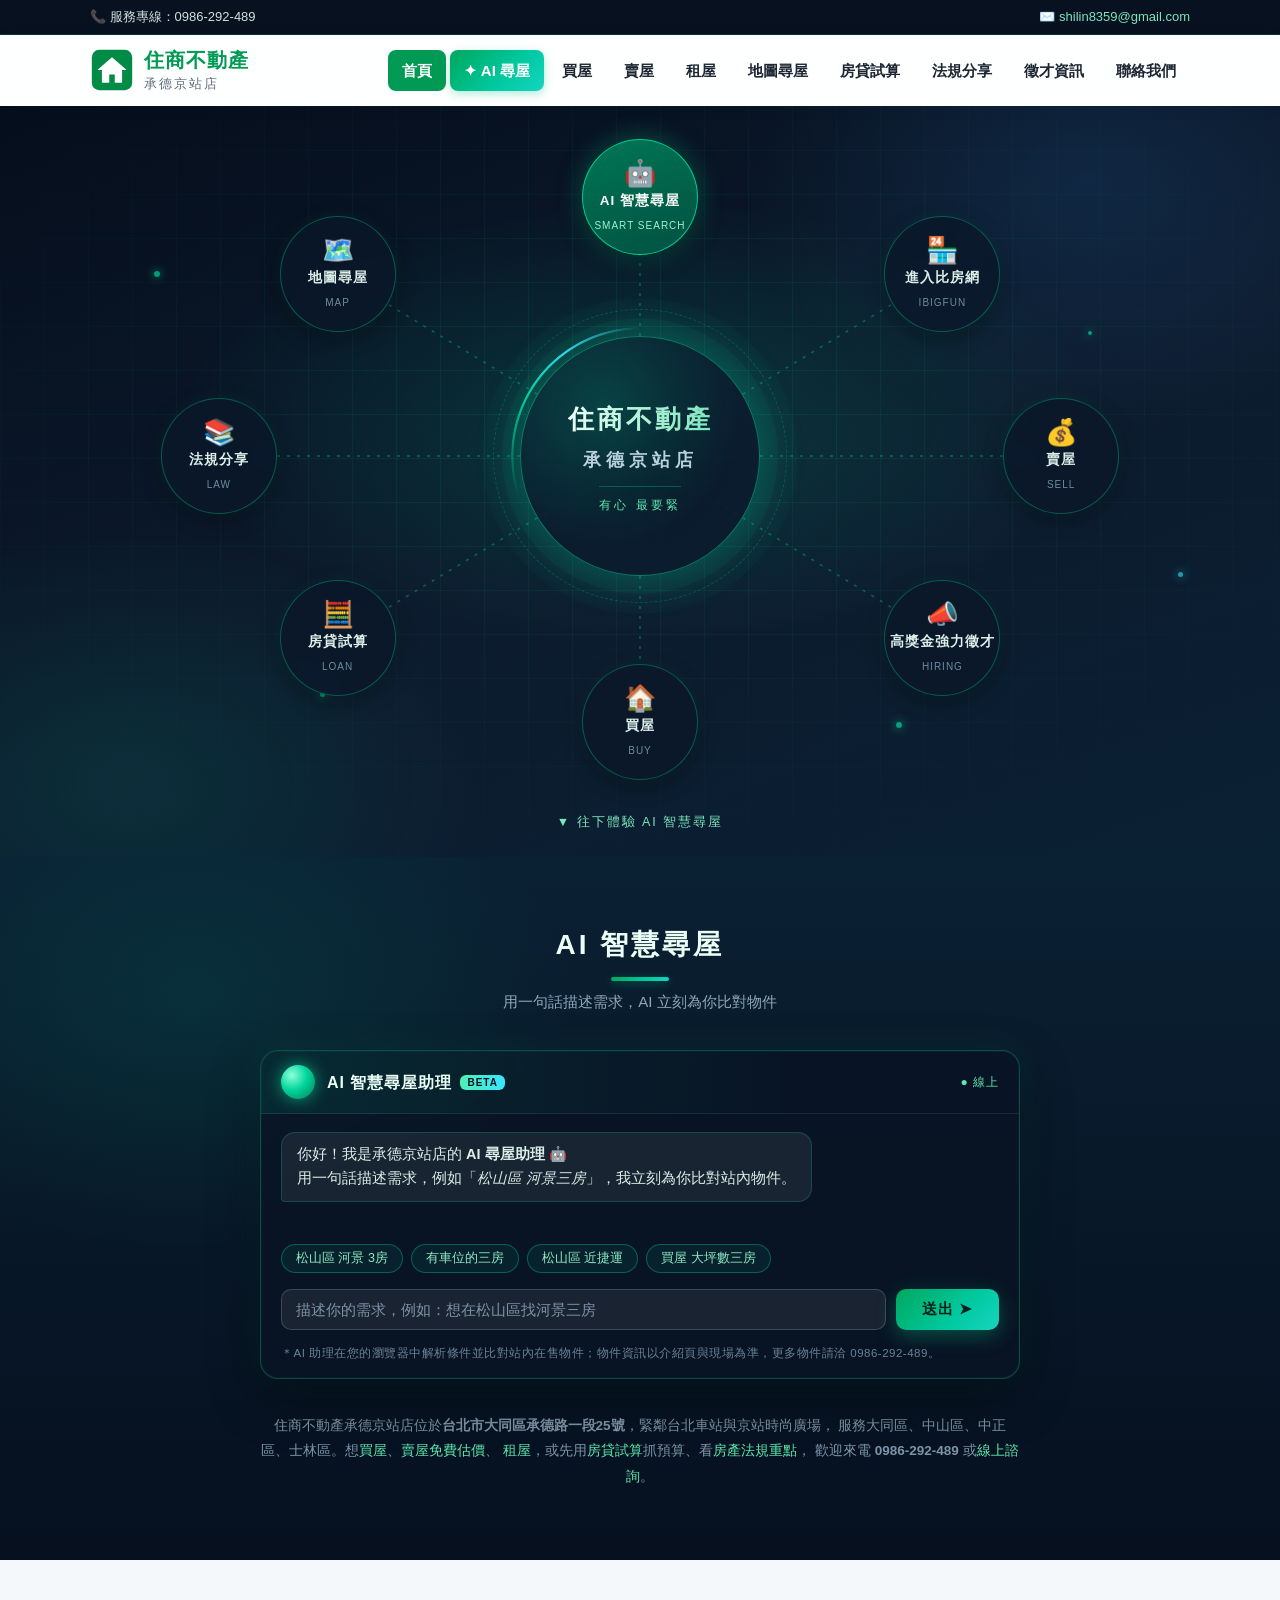
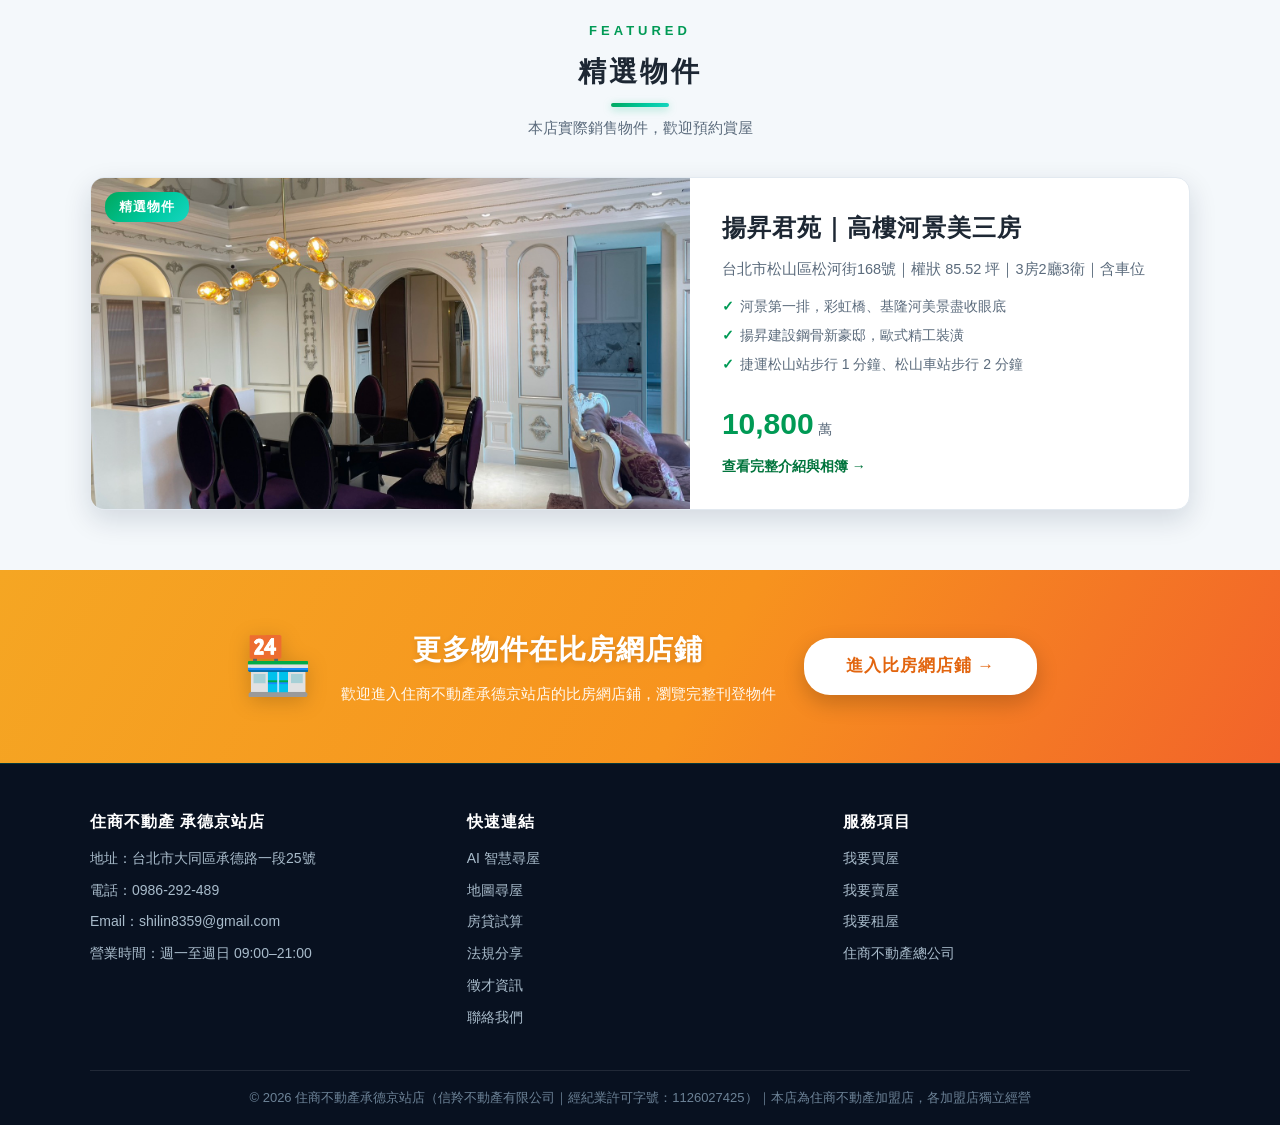
<file: index.html>
<!DOCTYPE html>
<html lang="zh-Hant-TW">
<head>
<meta charset="UTF-8">
<meta name="viewport" content="width=device-width, initial-scale=1.0">
<title>住商不動產承德京站店｜台北大同區房仲 買屋賣屋租屋 免費估價</title>
<meta name="description" content="住商不動產承德京站店，深耕台北車站、京站商圈、大同區、中山區在地房仲服務。AI 智慧尋屋、買屋、賣屋、租屋、地圖找房、房貸試算、免費到府估價。服務專線 0986-292-489。">
<meta name="google-site-verification" content="2E9P9zm_xMKo0KnY7ZZOQTcaZih3S54ZH4eTeVI4Iqw" />
<link rel="canonical" href="https://shilin8359-house.github.io/">
<link rel="icon" type="image/svg+xml" href="favicon.svg">
<meta property="og:type" content="website">
<meta property="og:site_name" content="住商不動產承德京站店">
<meta property="og:locale" content="zh_TW">
<meta property="og:title" content="住商不動產承德京站店｜台北大同區房仲 買屋賣屋租屋 免費估價">
<meta property="og:description" content="深耕台北車站、京站商圈、大同區、中山區的在地房仲。AI 智慧尋屋、買屋、賣屋、租屋、房貸試算、免費估價，服務專線 0986-292-489。">
<meta property="og:url" content="https://shilin8359-house.github.io/">
<meta property="og:image" content="https://shilin8359-house.github.io/img/og-image.png">
<meta property="og:image:width" content="1200">
<meta property="og:image:height" content="630">
<meta name="twitter:card" content="summary_large_image">
<link rel="stylesheet" href="css/style.css">
<script type="application/ld+json">
{
  "@context": "https://schema.org",
  "@type": "RealEstateAgent",
  "name": "住商不動產承德京站店",
  "legalName": "信羚不動產有限公司",
  "url": "https://shilin8359-house.github.io/",
  "image": "https://shilin8359-house.github.io/img/og-image.png",
  "telephone": "+886-911-107-769",
  "email": "shilin8359@gmail.com",
  "address": {
    "@type": "PostalAddress",
    "streetAddress": "承德路一段25號",
    "addressLocality": "大同區",
    "addressRegion": "台北市",
    "postalCode": "103",
    "addressCountry": "TW"
  },
  "geo": { "@type": "GeoCoordinates", "latitude": 25.0512, "longitude": 121.5177 },
  "openingHoursSpecification": {
    "@type": "OpeningHoursSpecification",
    "dayOfWeek": ["Monday","Tuesday","Wednesday","Thursday","Friday","Saturday","Sunday"],
    "opens": "09:00",
    "closes": "21:00"
  },
  "areaServed": ["台北市大同區","台北市中山區","台北市中正區","台北市士林區","台北市松山區"],
  "priceRange": "$$",
  "parentOrganization": { "@type": "Organization", "name": "住商不動產", "url": "https://www.hbhousing.com.tw/" }
}
</script>
<script type="application/ld+json">
{
  "@context": "https://schema.org",
  "@type": "WebSite",
  "name": "住商不動產承德京站店",
  "alternateName": "承德京站店 房仲",
  "url": "https://shilin8359-house.github.io/",
  "inLanguage": "zh-Hant-TW"
}
</script>
</head>
<body>

<!-- 頂部資訊列 -->
<div class="topbar">
  <div class="container">
    <span>📞 服務專線：0986-292-489</span>
    <span>✉️ <a href="mailto:shilin8359@gmail.com">shilin8359@gmail.com</a></span>
  </div>
</div>

<!-- 主導覽 -->
<header class="site-header">
  <div class="header-inner">
    <a class="logo" href="index.html">
      <svg width="44" height="44" viewBox="0 0 48 48" aria-hidden="true">
        <rect x="2" y="2" width="44" height="44" rx="8" fill="#008c46"/>
        <path d="M24 10 L40 24 H35 V38 H27 V29 H21 V38 H13 V24 H8 Z" fill="#fff"/>
      </svg>
      <span class="logo-text">
        <span class="brand-name">住商不動產</span><br>
        <span class="store-name">承德京站店</span>
      </span>
    </a>
    <button class="nav-toggle" aria-label="選單">☰</button>
    <nav class="main-nav">
      <ul>
        <li><a href="index.html" class="active">首頁</a></li>
        <li><a href="#ai-search" class="nav-ai">AI 尋屋</a></li>
        <li><a href="buy.html">買屋</a></li>
        <li><a href="sell.html">賣屋</a></li>
        <li><a href="rent.html">租屋</a></li>
        <li><a href="map.html">地圖尋屋</a></li>
        <li><a href="loan.html">房貸試算</a></li>
        <li><a href="law.html">法規分享</a></li>
        <li><a href="recruit.html">徵才資訊</a></li>
        <li><a href="contact.html">聯絡我們</a></li>
      </ul>
    </nav>
  </div>
</header>

<!-- 放射狀導覽主視覺 -->
<div class="hub-hero">
  <span class="p"></span><span class="p"></span><span class="p"></span>
  <span class="p"></span><span class="p"></span><span class="p"></span>

  <div class="hub-stage">
    <!-- 樹枝連線 -->
    <svg class="hub-lines" viewBox="0 0 100 100" preserveAspectRatio="none" aria-hidden="true">
      <line x1="50" y1="50" x2="50" y2="13"/>
      <line x1="50" y1="50" x2="78" y2="24"/>
      <line x1="50" y1="50" x2="89" y2="50"/>
      <line x1="50" y1="50" x2="78" y2="76"/>
      <line x1="50" y1="50" x2="50" y2="88"/>
      <line x1="50" y1="50" x2="22" y2="76"/>
      <line x1="50" y1="50" x2="11" y2="50"/>
      <line x1="50" y1="50" x2="22" y2="24"/>
    </svg>

    <!-- 中心圓 -->
    <div class="hub-center">
      <h1 style="display:contents;">
        <span class="c-brand">住商不動產</span>
        <span class="c-store">承德京站店</span>
      </h1>
      <span class="c-slogan">有心 最要緊</span>
    </div>

    <!-- 分支節點 -->
    <div class="hub-nodes">
      <a class="hub-node ai" href="#ai-search" style="--x:50%; --y:13%;">
        <span class="n-icon">🤖</span>
        <span class="n-label">AI 智慧尋屋</span>
        <span class="n-sub">SMART SEARCH</span>
      </a>
      <a class="hub-node" href="https://www.ibigfun.com/pages/index/0986292489" target="_blank" rel="noopener" style="--x:78%; --y:24%;">
        <span class="n-icon">🏪</span>
        <span class="n-label">進入比房網</span>
        <span class="n-sub">IBIGFUN</span>
      </a>
      <a class="hub-node" href="sell.html" style="--x:89%; --y:50%;">
        <span class="n-icon">💰</span>
        <span class="n-label">賣屋</span>
        <span class="n-sub">SELL</span>
      </a>
      <a class="hub-node" href="recruit.html" style="--x:78%; --y:76%;">
        <span class="n-icon">📣</span>
        <span class="n-label">高獎金強力徵才</span>
        <span class="n-sub">HIRING</span>
      </a>
      <a class="hub-node" href="buy.html" style="--x:50%; --y:88%;">
        <span class="n-icon">🏠</span>
        <span class="n-label">買屋</span>
        <span class="n-sub">BUY</span>
      </a>
      <a class="hub-node" href="loan.html" style="--x:22%; --y:76%;">
        <span class="n-icon">🧮</span>
        <span class="n-label">房貸試算</span>
        <span class="n-sub">LOAN</span>
      </a>
      <a class="hub-node" href="law.html" style="--x:11%; --y:50%;">
        <span class="n-icon">📚</span>
        <span class="n-label">法規分享</span>
        <span class="n-sub">LAW</span>
      </a>
      <a class="hub-node" href="map.html" style="--x:22%; --y:24%;">
        <span class="n-icon">🗺️</span>
        <span class="n-label">地圖尋屋</span>
        <span class="n-sub">MAP</span>
      </a>
    </div>

  </div>

  <a class="hub-scroll-hint" href="#ai-search">▼ 往下體驗 AI 智慧尋屋</a>
</div>

<!-- AI 智慧尋屋 -->
<section class="ai-section">
  <div class="container">
    <div class="section-title">
      <h2>AI 智慧尋屋</h2>
      <p>用一句話描述需求，AI 立刻為你比對物件</p>
    </div>

    <div class="ai-panel" id="ai-search">
      <div class="ai-head">
        <div class="ai-orb" aria-hidden="true"></div>
        <div class="ai-title">AI 智慧尋屋助理<span class="beta">BETA</span></div>
        <div class="ai-status">● 線上</div>
      </div>
      <div class="ai-log" id="ai-log" aria-live="polite"></div>
      <div class="ai-chips" id="ai-chips">
        <button type="button">松山區 河景 3房</button>
        <button type="button">有車位的三房</button>
        <button type="button">松山區 近捷運</button>
        <button type="button">買屋 大坪數三房</button>
      </div>
      <div class="ai-inputrow">
        <input type="text" id="ai-input" placeholder="描述你的需求，例如：想在松山區找河景三房" aria-label="輸入找房需求">
        <button type="button" id="ai-send">送出 ➤</button>
      </div>
      <div class="ai-note">＊AI 助理在您的瀏覽器中解析條件並比對站內在售物件；物件資訊以介紹頁與現場為準，更多物件請洽 0986-292-489。</div>
    </div>

    <p class="seo-note">
      住商不動產承德京站店位於<strong>台北市大同區承德路一段25號</strong>，緊鄰台北車站與京站時尚廣場，
      服務大同區、中山區、中正區、士林區。想<a href="buy.html">買屋</a>、<a href="sell.html">賣屋免費估價</a>、
      <a href="rent.html">租屋</a>，或先用<a href="loan.html">房貸試算</a>抓預算、看<a href="law.html">房產法規重點</a>，
      歡迎來電 <strong>0986-292-489</strong> 或<a href="contact.html">線上諮詢</a>。
    </p>
  </div>
</section>

<!-- 精選物件 -->
<section class="block" id="featured">
  <div class="container">
    <div class="section-title">
      <span class="kicker">FEATURED</span>
      <h2>精選物件</h2>
      <p>本店實際銷售物件，歡迎預約賞屋</p>
    </div>
    <a class="featured-listing" href="yangsheng.html">
      <div class="fl-img" style="background-image:url('img/揚升/S__15515765_0.jpg');">
        <span class="tag">精選物件</span>
      </div>
      <div class="fl-body">
        <h3>揚昇君苑｜高樓河景美三房</h3>
        <div class="fl-meta">台北市松山區松河街168號｜權狀 85.52 坪｜3房2廳3衛｜含車位</div>
        <ul class="fl-points">
          <li>河景第一排，彩虹橋、基隆河美景盡收眼底</li>
          <li>揚昇建設鋼骨新豪邸，歐式精工裝潢</li>
          <li>捷運松山站步行 1 分鐘、松山車站步行 2 分鐘</li>
        </ul>
        <div class="fl-price">10,800<small> 萬</small></div>
        <div class="fl-more">查看完整介紹與相簿 →</div>
      </div>
    </a>
  </div>
</section>

<!-- 比房網店鋪 -->
<section class="shop-band">
  <div class="container">
    <div class="shop-band-inner">
      <div class="shop-band-icon" aria-hidden="true">🏪</div>
      <div class="shop-band-text">
        <h2>更多物件在比房網店鋪</h2>
        <p>歡迎進入住商不動產承德京站店的比房網店鋪，瀏覽完整刊登物件</p>
      </div>
      <a class="btn big shop-band-btn" href="https://www.ibigfun.com/pages/index/0986292489" target="_blank" rel="noopener">進入比房網店鋪 →</a>
    </div>
  </div>
</section>

<!-- 頁尾 -->
<footer class="site-footer">
  <div class="container">
    <div class="footer-grid">
      <div>
        <h4>住商不動產 承德京站店</h4>
        <ul>
          <li>地址：台北市大同區承德路一段25號</li>
          <li>電話：0986-292-489</li>
          <li>Email：<a href="mailto:shilin8359@gmail.com">shilin8359@gmail.com</a></li>
          <li>營業時間：週一至週日 09:00–21:00</li>
        </ul>
      </div>
      <div>
        <h4>快速連結</h4>
        <ul>
          <li><a href="index.html#ai-search">AI 智慧尋屋</a></li>
          <li><a href="map.html">地圖尋屋</a></li>
          <li><a href="loan.html">房貸試算</a></li>
          <li><a href="law.html">法規分享</a></li>
          <li><a href="recruit.html">徵才資訊</a></li>
          <li><a href="contact.html">聯絡我們</a></li>
        </ul>
      </div>
      <div>
        <h4>服務項目</h4>
        <ul>
          <li><a href="buy.html">我要買屋</a></li>
          <li><a href="sell.html">我要賣屋</a></li>
          <li><a href="rent.html">我要租屋</a></li>
          <li><a href="https://www.hbhousing.com.tw/" target="_blank" rel="noopener">住商不動產總公司</a></li>
        </ul>
      </div>
    </div>
    <div class="footer-bottom">
      © 2026 住商不動產承德京站店（信羚不動產有限公司｜經紀業許可字號：1126027425）｜本店為住商不動產加盟店，各加盟店獨立經營
    </div>
  </div>
</footer>

<script src="js/main.js"></script>
<script src="js/listings.js"></script>
<script src="js/ai-search.js"></script>
</body>
</html>
</file>
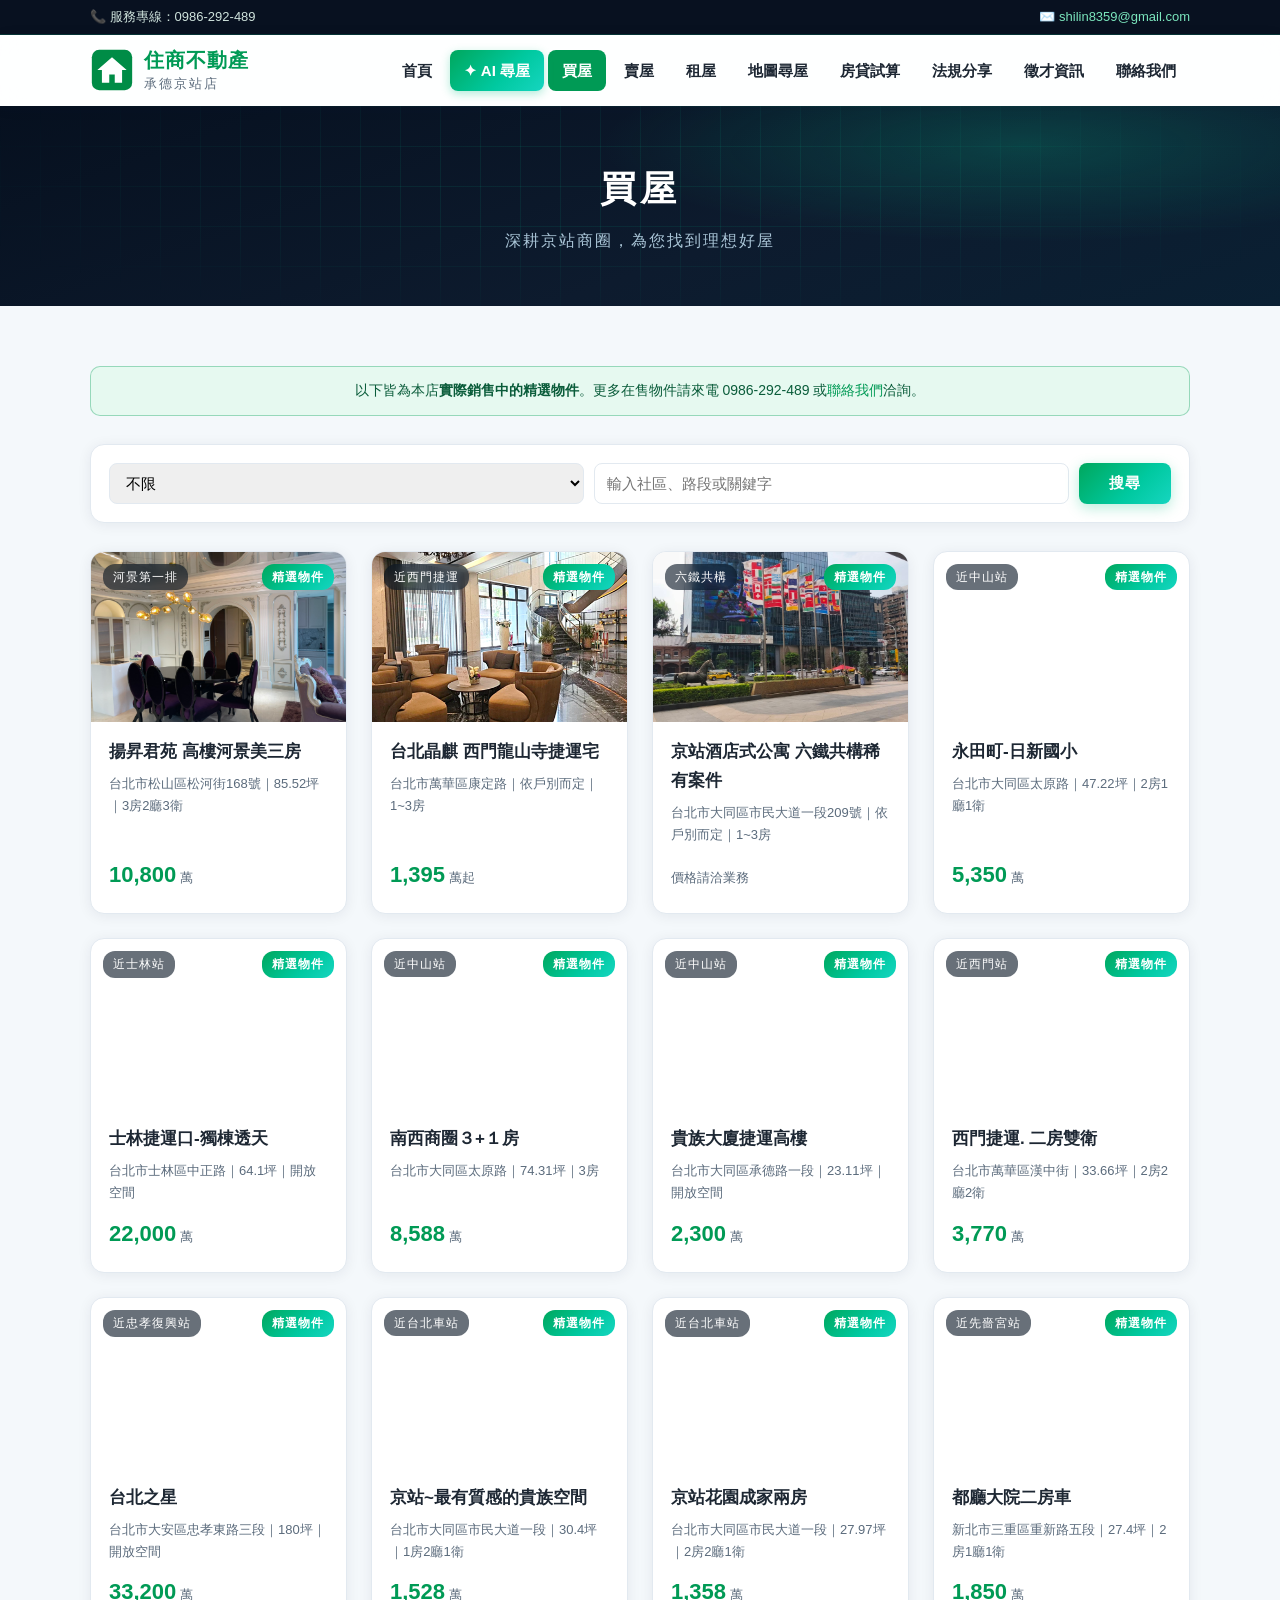
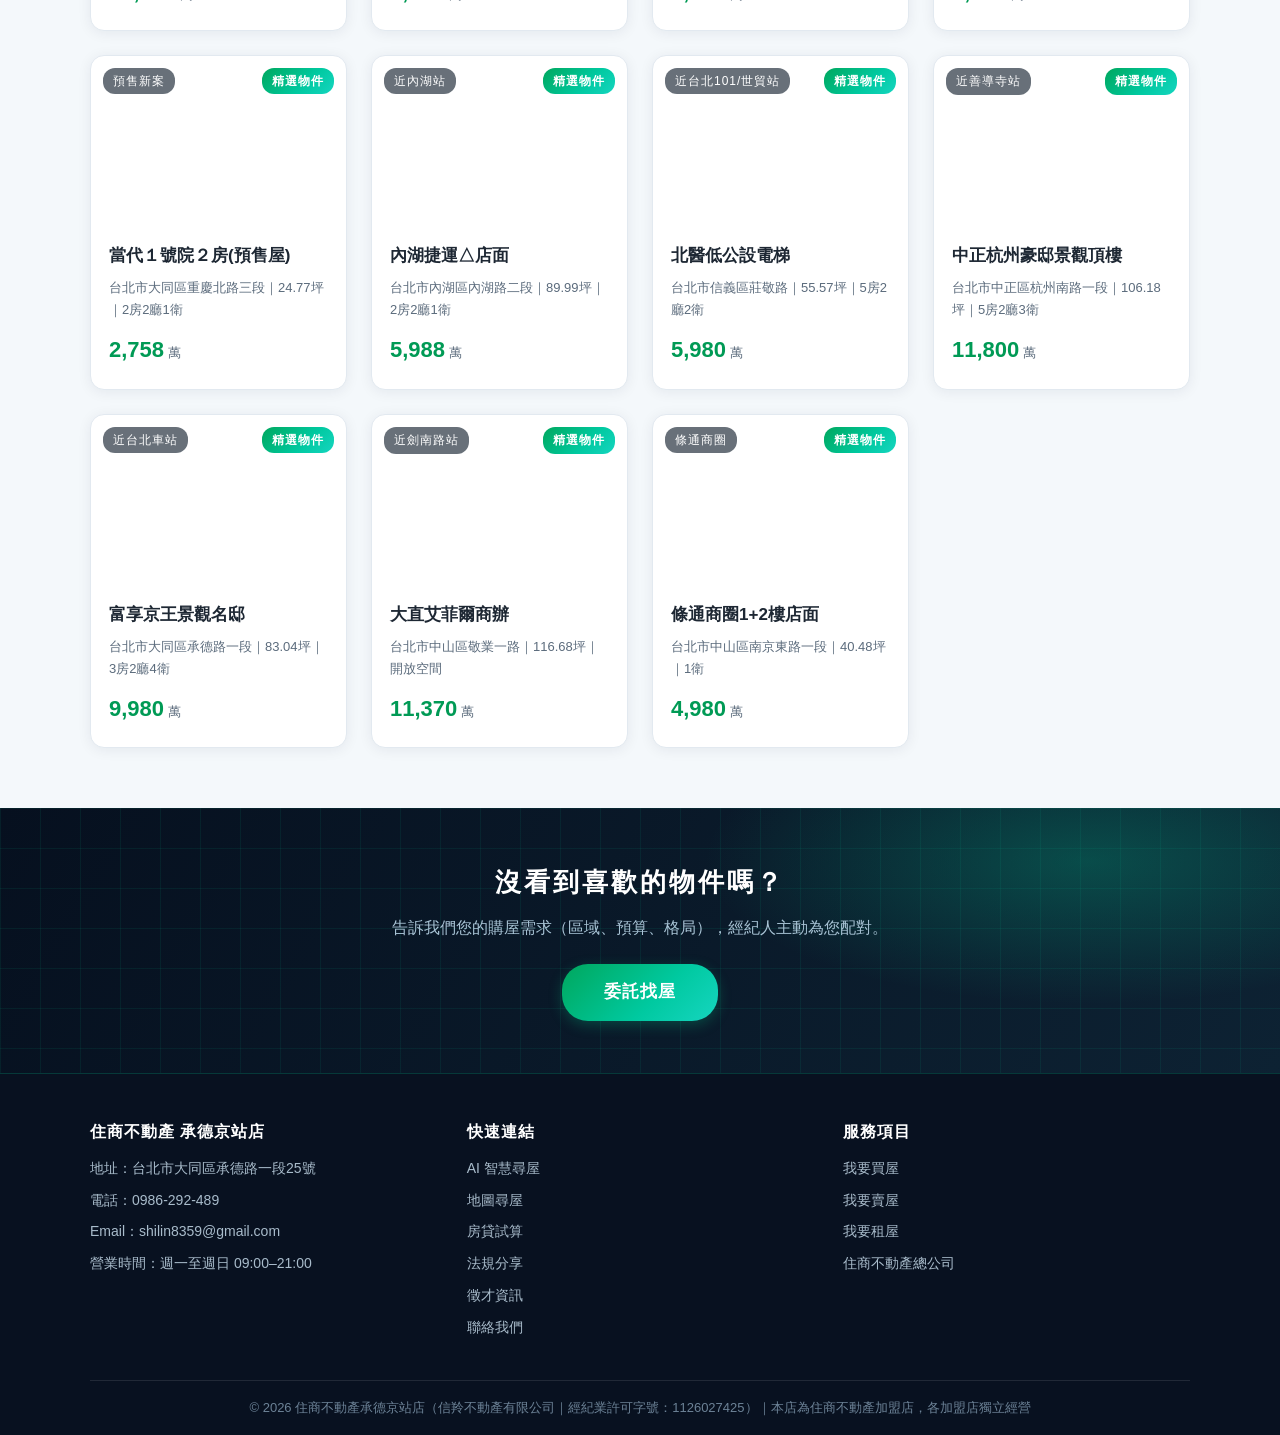
<file: buy.html>
<!DOCTYPE html>
<html lang="zh-Hant-TW">
<head>
<meta charset="UTF-8">
<meta name="viewport" content="width=device-width, initial-scale=1.0">
<title>買屋物件搜尋｜松山區・大同區・中山區房屋買賣｜住商不動產承德京站店</title>
<meta name="description" content="台北市松山區、大同區、中山區、中正區買屋物件搜尋。精選在售物件：揚昇君苑高樓河景三房。住商不動產承德京站店在地經紀人為您找理想好屋，專線 0986-292-489。">
<link rel="canonical" href="https://shilin8359-house.github.io/buy.html">
<link rel="icon" type="image/svg+xml" href="favicon.svg">
<meta property="og:type" content="website">
<meta property="og:site_name" content="住商不動產承德京站店">
<meta property="og:locale" content="zh_TW">
<meta property="og:title" content="買屋物件搜尋｜大同區・中山區房屋買賣｜住商不動產承德京站店">
<meta property="og:description" content="台北市大同區、中山區、中正區買屋物件搜尋，在地經紀人為您找理想好屋。">
<meta property="og:url" content="https://shilin8359-house.github.io/buy.html">
<meta property="og:image" content="https://shilin8359-house.github.io/img/og-image.png">
<meta property="og:image:width" content="1200">
<meta property="og:image:height" content="630">
<meta name="twitter:card" content="summary_large_image">
<link rel="stylesheet" href="css/style.css">
<script type="application/ld+json">
{
  "@context": "https://schema.org",
  "@type": "CollectionPage",
  "name": "買屋物件搜尋｜住商不動產承德京站店",
  "url": "https://shilin8359-house.github.io/buy.html",
  "description": "台北市松山區、大同區、中山區、中正區買屋物件搜尋，在地經紀人為您找理想好屋。",
  "isPartOf": { "@type": "WebSite", "name": "住商不動產承德京站店", "url": "https://shilin8359-house.github.io/" },
  "about": { "@type": "RealEstateAgent", "name": "住商不動產承德京站店", "telephone": "+886-911-107-769" }
}
</script>
<script type="application/ld+json">
{
  "@context": "https://schema.org",
  "@type": "BreadcrumbList",
  "itemListElement": [
    { "@type": "ListItem", "position": 1, "name": "首頁", "item": "https://shilin8359-house.github.io/" },
    { "@type": "ListItem", "position": 2, "name": "買屋", "item": "https://shilin8359-house.github.io/buy.html" }
  ]
}
</script>
</head>
<body>

<div class="topbar">
  <div class="container">
    <span>📞 服務專線：0986-292-489</span>
    <span>✉️ <a href="mailto:shilin8359@gmail.com">shilin8359@gmail.com</a></span>
  </div>
</div>

<header class="site-header">
  <div class="header-inner">
    <a class="logo" href="index.html">
      <svg width="44" height="44" viewBox="0 0 48 48" aria-hidden="true">
        <rect x="2" y="2" width="44" height="44" rx="8" fill="#008c46"/>
        <path d="M24 10 L40 24 H35 V38 H27 V29 H21 V38 H13 V24 H8 Z" fill="#fff"/>
      </svg>
      <span class="logo-text">
        <span class="brand-name">住商不動產</span><br>
        <span class="store-name">承德京站店</span>
      </span>
    </a>
    <button class="nav-toggle" aria-label="選單">☰</button>
    <nav class="main-nav">
      <ul>
        <li><a href="index.html">首頁</a></li>
        <li><a href="index.html#ai-search" class="nav-ai">AI 尋屋</a></li>
        <li><a href="buy.html" class="active">買屋</a></li>
        <li><a href="sell.html">賣屋</a></li>
        <li><a href="rent.html">租屋</a></li>
        <li><a href="map.html">地圖尋屋</a></li>
        <li><a href="loan.html">房貸試算</a></li>
        <li><a href="law.html">法規分享</a></li>
        <li><a href="recruit.html">徵才資訊</a></li>
        <li><a href="contact.html">聯絡我們</a></li>
      </ul>
    </nav>
  </div>
</header>

<div class="page-hero">
  <h1>買屋</h1>
  <p>深耕京站商圈，為您找到理想好屋</p>
</div>

<section class="block">
  <div class="container">
    <div class="info-banner">
      以下皆為本店<strong>實際銷售中的精選物件</strong>。更多在售物件請來電 0986-292-489 或<a href="contact.html">聯絡我們</a>洽詢。
    </div>

    <div class="filter-bar">
      <select id="f-area">
        <option>不限</option>
        <option>松山區</option>
        <option>大同區</option>
        <option>中山區</option>
        <option>中正區</option>
        <option>士林區</option>
      </select>
      <input type="text" id="f-q" placeholder="輸入社區、路段或關鍵字">
      <button class="btn" id="f-go">搜尋</button>
    </div>

    <div class="card-grid" id="listing-grid"></div>
  </div>
</section>

<div class="cta-band">
  <h2>沒看到喜歡的物件嗎？</h2>
  <p>告訴我們您的購屋需求（區域、預算、格局），經紀人主動為您配對。</p>
  <a class="btn big" href="contact.html">委託找屋</a>
</div>

<footer class="site-footer">
  <div class="container">
    <div class="footer-grid">
      <div>
        <h4>住商不動產 承德京站店</h4>
        <ul>
          <li>地址：台北市大同區承德路一段25號</li>
          <li>電話：0986-292-489</li>
          <li>Email：<a href="mailto:shilin8359@gmail.com">shilin8359@gmail.com</a></li>
          <li>營業時間：週一至週日 09:00–21:00</li>
        </ul>
      </div>
      <div>
        <h4>快速連結</h4>
        <ul>
          <li><a href="index.html#ai-search">AI 智慧尋屋</a></li>
          <li><a href="map.html">地圖尋屋</a></li>
          <li><a href="loan.html">房貸試算</a></li>
          <li><a href="law.html">法規分享</a></li>
          <li><a href="recruit.html">徵才資訊</a></li>
          <li><a href="contact.html">聯絡我們</a></li>
        </ul>
      </div>
      <div>
        <h4>服務項目</h4>
        <ul>
          <li><a href="buy.html">我要買屋</a></li>
          <li><a href="sell.html">我要賣屋</a></li>
          <li><a href="rent.html">我要租屋</a></li>
          <li><a href="https://www.hbhousing.com.tw/" target="_blank" rel="noopener">住商不動產總公司</a></li>
        </ul>
      </div>
    </div>
    <div class="footer-bottom">
      © 2026 住商不動產承德京站店（信羚不動產有限公司｜經紀業許可字號：1126027425）｜本店為住商不動產加盟店，各加盟店獨立經營
    </div>
  </div>
</footer>

<script src="js/main.js"></script>
<script src="js/listings.js"></script>
<script>document.addEventListener('DOMContentLoaded', function () { initListingPage('buy'); });</script>
</body>
</html>
</file>
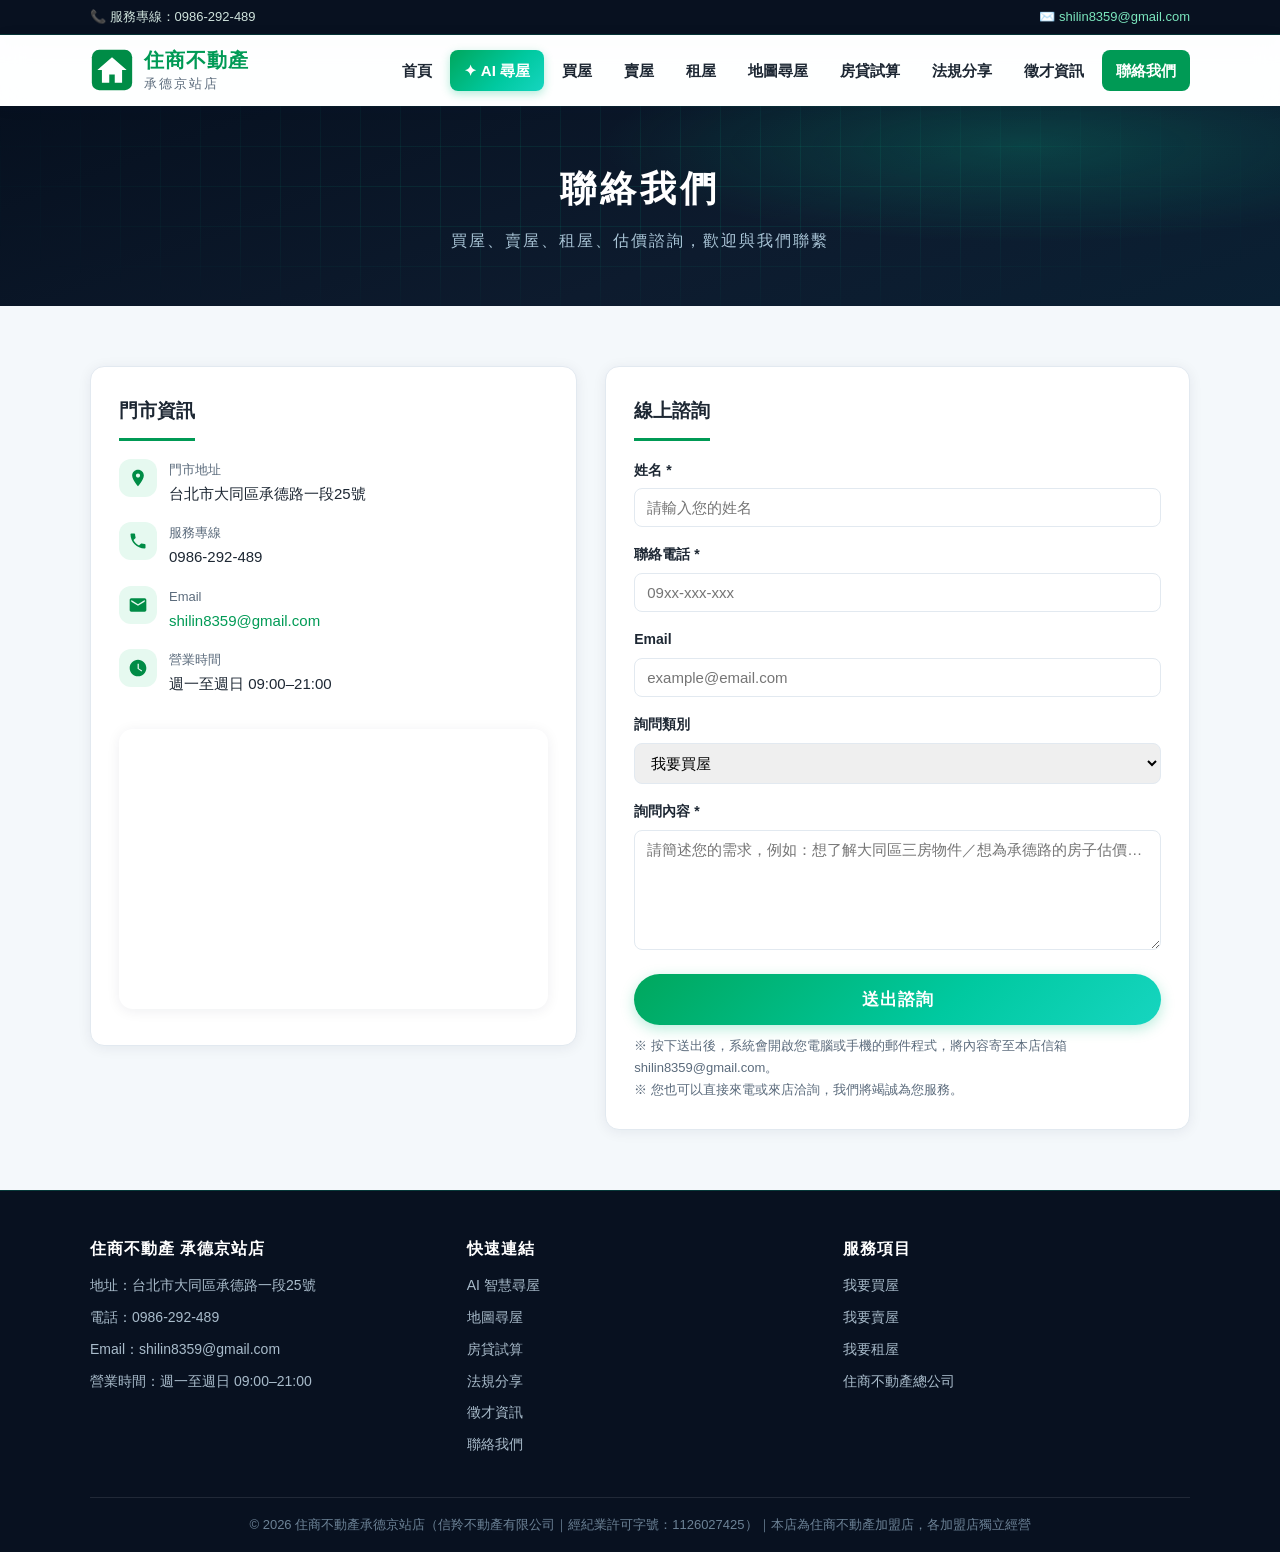
<file: contact.html>
<!DOCTYPE html>
<html lang="zh-Hant-TW">
<head>
<meta charset="UTF-8">
<meta name="viewport" content="width=device-width, initial-scale=1.0">
<title>聯絡我們｜免費估價諮詢｜住商不動產承德京站店</title>
<meta name="description" content="聯絡住商不動產承德京站店：台北市大同區承德路一段25號，專線 0986-292-489，Email shilin8359@gmail.com。買屋、賣屋、租屋、免費估價線上諮詢。">
<link rel="canonical" href="https://shilin8359-house.github.io/contact.html">
<link rel="icon" type="image/svg+xml" href="favicon.svg">
<meta property="og:type" content="website">
<meta property="og:site_name" content="住商不動產承德京站店">
<meta property="og:locale" content="zh_TW">
<meta property="og:title" content="聯絡我們｜免費估價諮詢｜住商不動產承德京站店">
<meta property="og:description" content="台北市大同區承德路一段25號｜0986-292-489｜買屋、賣屋、租屋、免費估價諮詢。">
<meta property="og:url" content="https://shilin8359-house.github.io/contact.html">
<meta property="og:image" content="https://shilin8359-house.github.io/img/og-image.png">
<meta property="og:image:width" content="1200">
<meta property="og:image:height" content="630">
<meta name="twitter:card" content="summary_large_image">
<link rel="stylesheet" href="css/style.css">
<script type="application/ld+json">
{
  "@context": "https://schema.org",
  "@type": "RealEstateAgent",
  "name": "住商不動產承德京站店",
  "legalName": "信羚不動產有限公司",
  "url": "https://shilin8359-house.github.io/",
  "image": "https://shilin8359-house.github.io/img/og-image.png",
  "telephone": "+886-911-107-769",
  "email": "shilin8359@gmail.com",
  "address": {
    "@type": "PostalAddress",
    "streetAddress": "承德路一段25號",
    "addressLocality": "大同區",
    "addressRegion": "台北市",
    "postalCode": "103",
    "addressCountry": "TW"
  },
  "geo": { "@type": "GeoCoordinates", "latitude": 25.0512, "longitude": 121.5177 },
  "openingHoursSpecification": {
    "@type": "OpeningHoursSpecification",
    "dayOfWeek": ["Monday","Tuesday","Wednesday","Thursday","Friday","Saturday","Sunday"],
    "opens": "09:00",
    "closes": "21:00"
  },
  "areaServed": ["台北市大同區","台北市中山區","台北市中正區","台北市士林區"],
  "priceRange": "$$",
  "parentOrganization": { "@type": "Organization", "name": "住商不動產", "url": "https://www.hbhousing.com.tw/" }
}
</script>
<script type="application/ld+json">
{
  "@context": "https://schema.org",
  "@type": "BreadcrumbList",
  "itemListElement": [
    { "@type": "ListItem", "position": 1, "name": "首頁", "item": "https://shilin8359-house.github.io/" },
    { "@type": "ListItem", "position": 2, "name": "聯絡我們", "item": "https://shilin8359-house.github.io/contact.html" }
  ]
}
</script>
</head>
<body>

<div class="topbar">
  <div class="container">
    <span>📞 服務專線：0986-292-489</span>
    <span>✉️ <a href="mailto:shilin8359@gmail.com">shilin8359@gmail.com</a></span>
  </div>
</div>

<header class="site-header">
  <div class="header-inner">
    <a class="logo" href="index.html">
      <svg width="44" height="44" viewBox="0 0 48 48" aria-hidden="true">
        <rect x="2" y="2" width="44" height="44" rx="8" fill="#008c46"/>
        <path d="M24 10 L40 24 H35 V38 H27 V29 H21 V38 H13 V24 H8 Z" fill="#fff"/>
      </svg>
      <span class="logo-text">
        <span class="brand-name">住商不動產</span><br>
        <span class="store-name">承德京站店</span>
      </span>
    </a>
    <button class="nav-toggle" aria-label="選單">☰</button>
    <nav class="main-nav">
      <ul>
        <li><a href="index.html">首頁</a></li>
        <li><a href="index.html#ai-search" class="nav-ai">AI 尋屋</a></li>
        <li><a href="buy.html">買屋</a></li>
        <li><a href="sell.html">賣屋</a></li>
        <li><a href="rent.html">租屋</a></li>
        <li><a href="map.html">地圖尋屋</a></li>
        <li><a href="loan.html">房貸試算</a></li>
        <li><a href="law.html">法規分享</a></li>
        <li><a href="recruit.html">徵才資訊</a></li>
        <li><a href="contact.html" class="active">聯絡我們</a></li>
      </ul>
    </nav>
  </div>
</header>

<div class="page-hero">
  <h1>聯絡我們</h1>
  <p>買屋、賣屋、租屋、估價諮詢，歡迎與我們聯繫</p>
</div>

<section class="block">
  <div class="container">
    <div class="contact-layout">

      <!-- 店家資訊 -->
      <div class="contact-info">
        <h3>門市資訊</h3>
        <div class="info-row">
          <div class="icon"><svg viewBox="0 0 24 24" fill="#008c46"><path d="M12 2C8.1 2 5 5.1 5 9c0 5.2 7 13 7 13s7-7.8 7-13c0-3.9-3.1-7-7-7zm0 9.5c-1.4 0-2.5-1.1-2.5-2.5S10.6 6.5 12 6.5s2.5 1.1 2.5 2.5-1.1 2.5-2.5 2.5z"/></svg></div>
          <div>
            <div class="label">門市地址</div>
            台北市大同區承德路一段25號
          </div>
        </div>
        <div class="info-row">
          <div class="icon"><svg viewBox="0 0 24 24" fill="#008c46"><path d="M6.6 10.8c1.4 2.8 3.8 5.1 6.6 6.6l2.2-2.2c.3-.3.7-.4 1-.2 1.1.4 2.3.6 3.6.6.6 0 1 .4 1 1V20c0 .6-.4 1-1 1C10.6 21 3 13.4 3 4c0-.6.4-1 1-1h3.5c.6 0 1 .4 1 1 0 1.2.2 2.4.6 3.6.1.3 0 .7-.2 1l-2.3 2.2z"/></svg></div>
          <div>
            <div class="label">服務專線</div>
            0986-292-489
          </div>
        </div>
        <div class="info-row">
          <div class="icon"><svg viewBox="0 0 24 24" fill="#008c46"><path d="M20 4H4c-1.1 0-2 .9-2 2v12c0 1.1.9 2 2 2h16c1.1 0 2-.9 2-2V6c0-1.1-.9-2-2-2zm0 4-8 5-8-5V6l8 5 8-5v2z"/></svg></div>
          <div>
            <div class="label">Email</div>
            <a href="mailto:shilin8359@gmail.com">shilin8359@gmail.com</a>
          </div>
        </div>
        <div class="info-row">
          <div class="icon"><svg viewBox="0 0 24 24" fill="#008c46"><path d="M12 2C6.5 2 2 6.5 2 12s4.5 10 10 10 10-4.5 10-10S17.5 2 12 2zm1 10.6 4 2.4-.8 1.3L11.5 13V7H13v5.6z"/></svg></div>
          <div>
            <div class="label">營業時間</div>
            週一至週日 09:00–21:00
          </div>
        </div>

        <iframe class="store-map-embed" style="height:280px; margin-top:16px;"
          src="https://maps.google.com/maps?q=%E5%8F%B0%E5%8C%97%E5%B8%82%E5%A4%A7%E5%90%8C%E5%8D%80%E6%89%BF%E5%BE%B7%E8%B7%AF%E4%B8%80%E6%AE%B525%E8%99%9F&z=16&output=embed"
          loading="lazy" referrerpolicy="no-referrer-when-downgrade"
          title="住商不動產承德京站店位置地圖"></iframe>
      </div>

      <!-- 聯絡表單 -->
      <div class="contact-form">
        <h3>線上諮詢</h3>
        <form id="contact-form">
          <div class="field">
            <label for="f-name">姓名 *</label>
            <input type="text" id="f-name" name="name" required placeholder="請輸入您的姓名">
          </div>
          <div class="field">
            <label for="f-phone">聯絡電話 *</label>
            <input type="tel" id="f-phone" name="phone" required placeholder="09xx-xxx-xxx">
          </div>
          <div class="field">
            <label for="f-email">Email</label>
            <input type="email" id="f-email" name="email" placeholder="example@email.com">
          </div>
          <div class="field">
            <label for="f-topic">詢問類別</label>
            <select id="f-topic" name="topic">
              <option>我要買屋</option>
              <option>我要賣屋（免費估價）</option>
              <option>我要租屋</option>
              <option>房貸諮詢</option>
              <option>應徵工作</option>
              <option>其他</option>
            </select>
          </div>
          <div class="field">
            <label for="f-message">詢問內容 *</label>
            <textarea id="f-message" name="message" required placeholder="請簡述您的需求，例如：想了解大同區三房物件／想為承德路的房子估價…"></textarea>
          </div>
          <button type="submit" class="btn big" style="width:100%;">送出諮詢</button>
          <p class="form-hint">
            ※ 按下送出後，系統會開啟您電腦或手機的郵件程式，將內容寄至本店信箱 shilin8359@gmail.com。<br>
            ※ 您也可以直接來電或來店洽詢，我們將竭誠為您服務。
          </p>
        </form>
      </div>

    </div>
  </div>
</section>

<footer class="site-footer">
  <div class="container">
    <div class="footer-grid">
      <div>
        <h4>住商不動產 承德京站店</h4>
        <ul>
          <li>地址：台北市大同區承德路一段25號</li>
          <li>電話：0986-292-489</li>
          <li>Email：<a href="mailto:shilin8359@gmail.com">shilin8359@gmail.com</a></li>
          <li>營業時間：週一至週日 09:00–21:00</li>
        </ul>
      </div>
      <div>
        <h4>快速連結</h4>
        <ul>
          <li><a href="index.html#ai-search">AI 智慧尋屋</a></li>
          <li><a href="map.html">地圖尋屋</a></li>
          <li><a href="loan.html">房貸試算</a></li>
          <li><a href="law.html">法規分享</a></li>
          <li><a href="recruit.html">徵才資訊</a></li>
          <li><a href="contact.html">聯絡我們</a></li>
        </ul>
      </div>
      <div>
        <h4>服務項目</h4>
        <ul>
          <li><a href="buy.html">我要買屋</a></li>
          <li><a href="sell.html">我要賣屋</a></li>
          <li><a href="rent.html">我要租屋</a></li>
          <li><a href="https://www.hbhousing.com.tw/" target="_blank" rel="noopener">住商不動產總公司</a></li>
        </ul>
      </div>
    </div>
    <div class="footer-bottom">
      © 2026 住商不動產承德京站店（信羚不動產有限公司｜經紀業許可字號：1126027425）｜本店為住商不動產加盟店，各加盟店獨立經營
    </div>
  </div>
</footer>

<script src="js/main.js"></script>
</body>
</html>
</file>
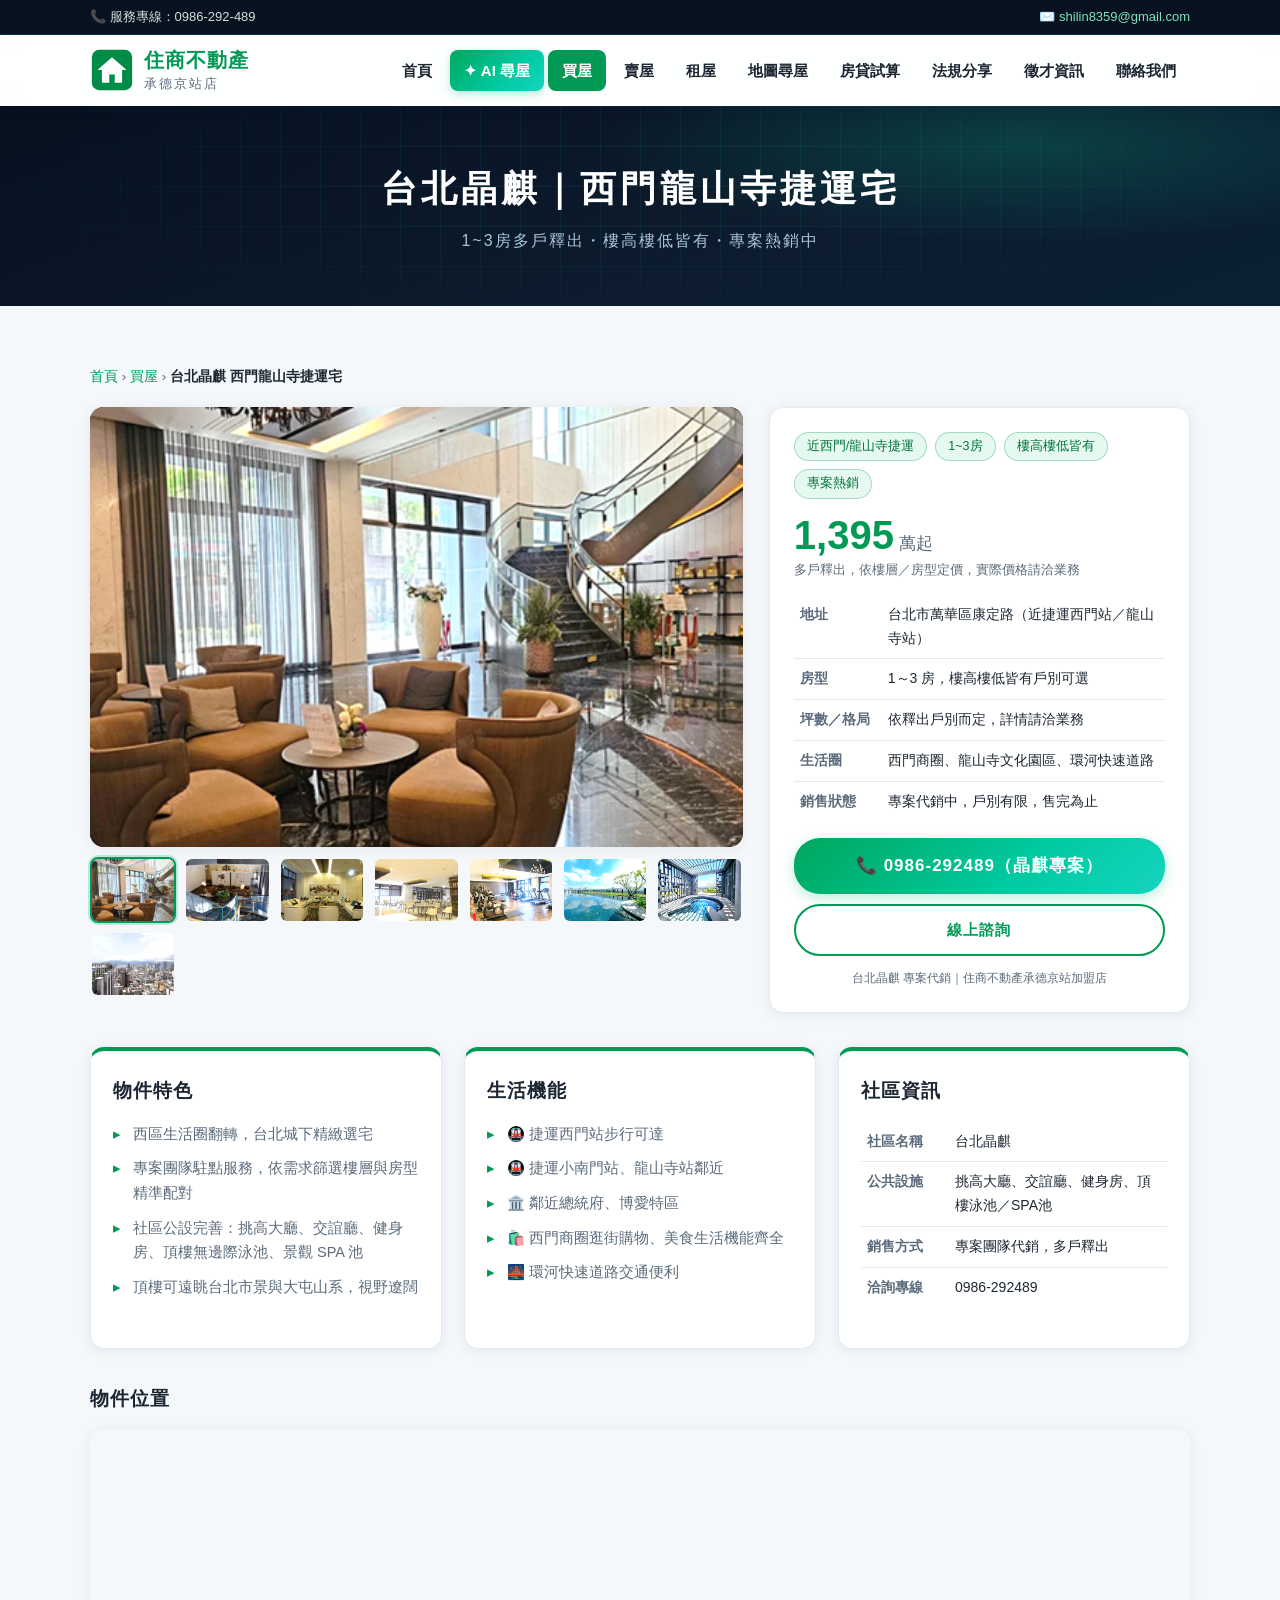
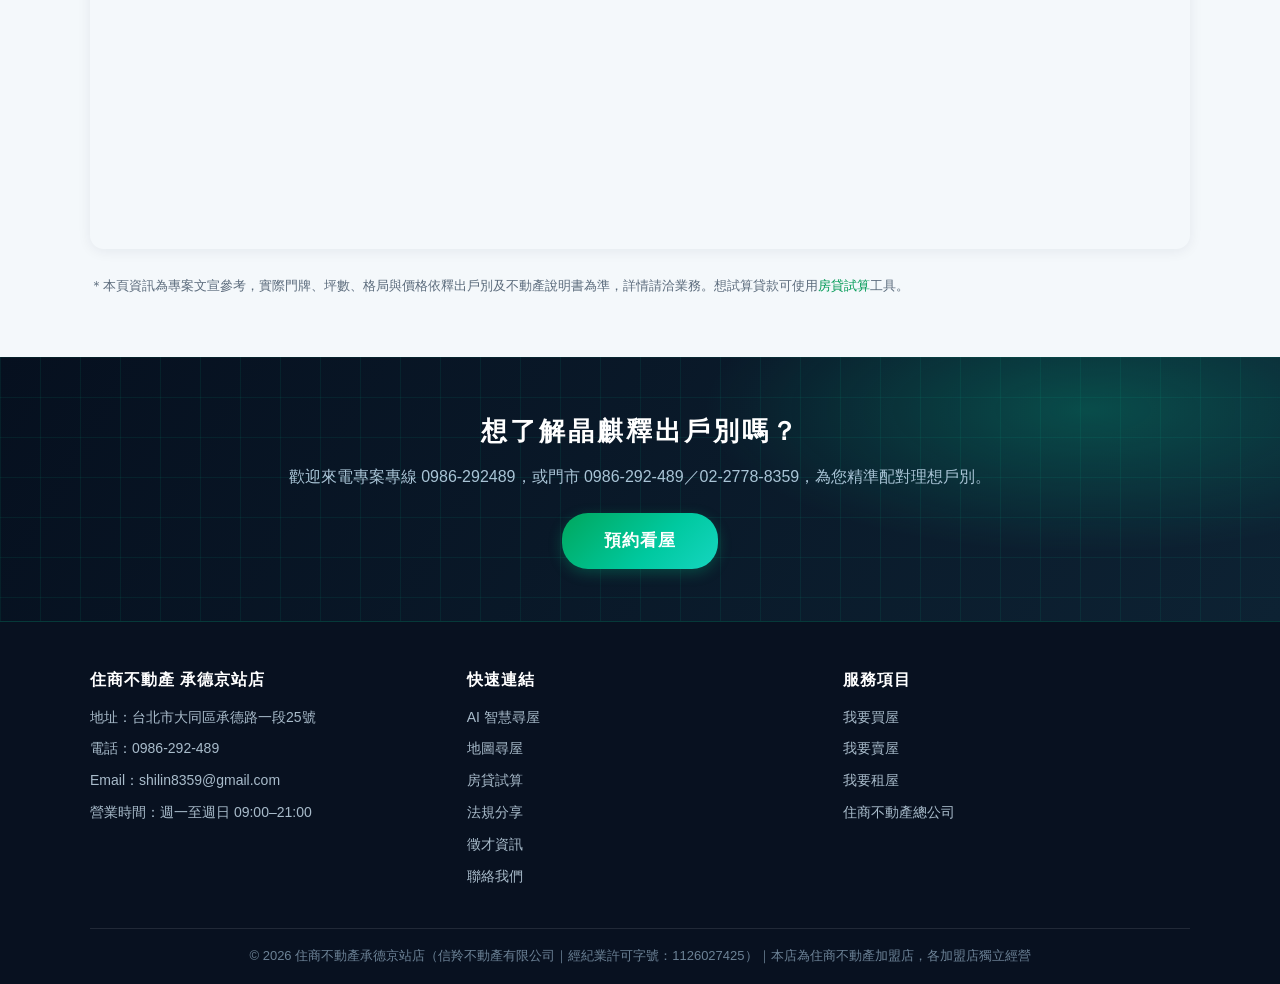
<file: jingqi.html>
<!DOCTYPE html>
<html lang="zh-Hant-TW">
<head>
<meta charset="UTF-8">
<meta name="viewport" content="width=device-width, initial-scale=1.0">
<title>台北晶麒 西門龍山寺捷運宅｜1~3房 起價1,395萬｜住商不動產承德京站店</title>
<meta name="description" content="台北晶麒專案熱銷中，台北市萬華區康定路，近捷運西門站、龍山寺站，1~3房多戶釋出、樓高樓低皆有，起價1,395萬。專案電洽 0986-292489。">
<link rel="canonical" href="https://shilin8359-house.github.io/jingqi.html">
<link rel="icon" type="image/svg+xml" href="favicon.svg">
<meta property="og:type" content="website">
<meta property="og:site_name" content="住商不動產承德京站店">
<meta property="og:locale" content="zh_TW">
<meta property="og:title" content="台北晶麒 西門龍山寺捷運宅｜1~3房 起價1,395萬">
<meta property="og:description" content="台北市萬華區康定路，近捷運西門站、龍山寺站，1~3房多戶釋出、樓高樓低皆有，起價1,395萬。">
<meta property="og:url" content="https://shilin8359-house.github.io/jingqi.html">
<meta property="og:image" content="https://shilin8359-house.github.io/img/%E6%99%B6%E9%BA%92/1-1.png">
<meta name="twitter:card" content="summary_large_image">
<link rel="stylesheet" href="css/style.css">
<script type="application/ld+json">
{
  "@context": "https://schema.org",
  "@type": "RealEstateListing",
  "name": "台北晶麒 西門龍山寺捷運宅",
  "url": "https://shilin8359-house.github.io/jingqi.html",
  "datePosted": "2026-07-14",
  "image": [
    "https://shilin8359-house.github.io/img/%E6%99%B6%E9%BA%92/1-1.png",
    "https://shilin8359-house.github.io/img/%E6%99%B6%E9%BA%92/1-3.png",
    "https://shilin8359-house.github.io/img/%E6%99%B6%E9%BA%92/1-23.png"
  ],
  "about": {
    "@type": "Apartment",
    "name": "台北晶麒",
    "address": {
      "@type": "PostalAddress",
      "streetAddress": "康定路",
      "addressLocality": "萬華區",
      "addressRegion": "台北市",
      "postalCode": "108",
      "addressCountry": "TW"
    }
  },
  "offers": {
    "@type": "AggregateOffer",
    "lowPrice": "13950000",
    "priceCurrency": "TWD",
    "availability": "https://schema.org/InStock",
    "seller": {
      "@type": "RealEstateAgent",
      "name": "住商不動產承德京站店",
      "telephone": "+886-986-292489"
    }
  }
}
</script>
<script type="application/ld+json">
{
  "@context": "https://schema.org",
  "@type": "BreadcrumbList",
  "itemListElement": [
    { "@type": "ListItem", "position": 1, "name": "首頁", "item": "https://shilin8359-house.github.io/" },
    { "@type": "ListItem", "position": 2, "name": "買屋", "item": "https://shilin8359-house.github.io/buy.html" },
    { "@type": "ListItem", "position": 3, "name": "台北晶麒", "item": "https://shilin8359-house.github.io/jingqi.html" }
  ]
}
</script>
</head>
<body>

<div class="topbar">
  <div class="container">
    <span>📞 服務專線：0986-292-489</span>
    <span>✉️ <a href="mailto:shilin8359@gmail.com">shilin8359@gmail.com</a></span>
  </div>
</div>

<header class="site-header">
  <div class="header-inner">
    <a class="logo" href="index.html">
      <svg width="44" height="44" viewBox="0 0 48 48" aria-hidden="true">
        <rect x="2" y="2" width="44" height="44" rx="8" fill="#008c46"/>
        <path d="M24 10 L40 24 H35 V38 H27 V29 H21 V38 H13 V24 H8 Z" fill="#fff"/>
      </svg>
      <span class="logo-text">
        <span class="brand-name">住商不動產</span><br>
        <span class="store-name">承德京站店</span>
      </span>
    </a>
    <button class="nav-toggle" aria-label="選單">☰</button>
    <nav class="main-nav">
      <ul>
        <li><a href="index.html">首頁</a></li>
        <li><a href="index.html#ai-search" class="nav-ai">AI 尋屋</a></li>
        <li><a href="buy.html" class="active">買屋</a></li>
        <li><a href="sell.html">賣屋</a></li>
        <li><a href="rent.html">租屋</a></li>
        <li><a href="map.html">地圖尋屋</a></li>
        <li><a href="loan.html">房貸試算</a></li>
        <li><a href="law.html">法規分享</a></li>
        <li><a href="recruit.html">徵才資訊</a></li>
        <li><a href="contact.html">聯絡我們</a></li>
      </ul>
    </nav>
  </div>
</header>

<div class="page-hero">
  <h1>台北晶麒｜西門龍山寺捷運宅</h1>
  <p>1~3房多戶釋出・樓高樓低皆有・專案熱銷中</p>
</div>

<section class="block">
  <div class="container">

    <nav class="breadcrumb" aria-label="breadcrumb">
      <a href="index.html">首頁</a> › <a href="buy.html">買屋</a> › <span>台北晶麒 西門龍山寺捷運宅</span>
    </nav>

    <div class="prop-layout">

      <!-- 相簿 -->
      <div class="prop-gallery">
        <div class="g-main">
          <img id="g-main-img" src="img/晶麒/1-1.png" alt="台北晶麒大廳挑高氣派門廳">
        </div>
        <div class="g-thumbs" id="g-thumbs">
          <button type="button" class="active" data-src="img/晶麒/1-1.png"><img src="img/晶麒/1-1.png" alt="大廳挑高氣派門廳" loading="lazy"></button>
          <button type="button" data-src="img/晶麒/1-16.png"><img src="img/晶麒/1-16.png" alt="大廳夾層休憩區" loading="lazy"></button>
          <button type="button" data-src="img/晶麒/1-7.png"><img src="img/晶麒/1-7.png" alt="交誼廳沙發休憩區" loading="lazy"></button>
          <button type="button" data-src="img/晶麒/1-4.png"><img src="img/晶麒/1-4.png" alt="社區交誼廳用餐區" loading="lazy"></button>
          <button type="button" data-src="img/晶麒/1-10.png"><img src="img/晶麒/1-10.png" alt="健身房設施" loading="lazy"></button>
          <button type="button" data-src="img/晶麒/1-3.png"><img src="img/晶麒/1-3.png" alt="頂樓無邊際泳池" loading="lazy"></button>
          <button type="button" data-src="img/晶麒/1-13.png"><img src="img/晶麒/1-13.png" alt="頂樓景觀SPA池" loading="lazy"></button>
          <button type="button" data-src="img/晶麒/1-23.png"><img src="img/晶麒/1-23.png" alt="頂樓遠眺台北市景與大屯山" loading="lazy"></button>
        </div>
      </div>

      <!-- 重點資訊 -->
      <aside class="prop-info">
        <div class="p-badges">
          <span>近西門/龍山寺捷運</span><span>1~3房</span><span>樓高樓低皆有</span><span>專案熱銷</span>
        </div>
        <div class="p-price">1,395<small> 萬起</small></div>
        <div class="p-price-note">多戶釋出，依樓層／房型定價，實際價格請洽業務</div>

        <table class="p-facts">
          <tr><th>地址</th><td>台北市萬華區康定路（近捷運西門站／龍山寺站）</td></tr>
          <tr><th>房型</th><td>1～3 房，樓高樓低皆有戶別可選</td></tr>
          <tr><th>坪數／格局</th><td>依釋出戶別而定，詳情請洽業務</td></tr>
          <tr><th>生活圈</th><td>西門商圈、龍山寺文化園區、環河快速道路</td></tr>
          <tr><th>銷售狀態</th><td>專案代銷中，戶別有限，售完為止</td></tr>
        </table>

        <div class="p-cta">
          <a class="btn big" href="tel:0986292489">📞 0986-292489（晶麒專案）</a>
          <a class="btn outline" href="contact.html">線上諮詢</a>
        </div>
        <div class="p-ref">台北晶麒 專案代銷｜住商不動產承德京站加盟店</div>
      </aside>
    </div>

    <!-- 物件特色 -->
    <div class="prop-detail">
      <div class="pd-card">
        <h2>物件特色</h2>
        <ul class="pd-list">
          <li>西區生活圈翻轉，台北城下精緻選宅</li>
          <li>專案團隊駐點服務，依需求篩選樓層與房型精準配對</li>
          <li>社區公設完善：挑高大廳、交誼廳、健身房、頂樓無邊際泳池、景觀 SPA 池</li>
          <li>頂樓可遠眺台北市景與大屯山系，視野遼闊</li>
        </ul>
      </div>
      <div class="pd-card">
        <h2>生活機能</h2>
        <ul class="pd-list">
          <li>🚇 捷運西門站步行可達</li>
          <li>🚇 捷運小南門站、龍山寺站鄰近</li>
          <li>🏛️ 鄰近總統府、博愛特區</li>
          <li>🛍️ 西門商圈逛街購物、美食生活機能齊全</li>
          <li>🌉 環河快速道路交通便利</li>
        </ul>
      </div>
      <div class="pd-card">
        <h2>社區資訊</h2>
        <table class="p-facts">
          <tr><th>社區名稱</th><td>台北晶麒</td></tr>
          <tr><th>公共設施</th><td>挑高大廳、交誼廳、健身房、頂樓泳池／SPA池</td></tr>
          <tr><th>銷售方式</th><td>專案團隊代銷，多戶釋出</td></tr>
          <tr><th>洽詢專線</th><td>0986-292489</td></tr>
        </table>
      </div>
    </div>

    <!-- 位置地圖 -->
    <div class="prop-map">
      <h2>物件位置</h2>
      <iframe class="store-map-embed" src="https://www.google.com/maps?q=%E5%8F%B0%E5%8C%97%E5%B8%82%E8%90%AC%E8%8F%AF%E5%8D%80%E5%BA%B7%E5%AE%9A%E8%B7%AF%E6%8D%B7%E9%81%8B%E8%A5%BF%E9%96%80%E7%AB%99&output=embed&z=16" loading="lazy" title="台北晶麒位置地圖" referrerpolicy="no-referrer-when-downgrade"></iframe>
    </div>

    <p class="loan-note" style="margin-top:18px;">
      ＊本頁資訊為專案文宣參考，實際門牌、坪數、格局與價格依釋出戶別及不動產說明書為準，詳情請洽業務。想試算貸款可使用<a href="loan.html">房貸試算</a>工具。
    </p>
  </div>
</section>

<div class="cta-band">
  <h2>想了解晶麒釋出戶別嗎？</h2>
  <p>歡迎來電專案專線 0986-292489，或門市 0986-292-489／02-2778-8359，為您精準配對理想戶別。</p>
  <a class="btn big" href="contact.html">預約看屋</a>
</div>

<footer class="site-footer">
  <div class="container">
    <div class="footer-grid">
      <div>
        <h4>住商不動產 承德京站店</h4>
        <ul>
          <li>地址：台北市大同區承德路一段25號</li>
          <li>電話：0986-292-489</li>
          <li>Email：<a href="mailto:shilin8359@gmail.com">shilin8359@gmail.com</a></li>
          <li>營業時間：週一至週日 09:00–21:00</li>
        </ul>
      </div>
      <div>
        <h4>快速連結</h4>
        <ul>
          <li><a href="index.html#ai-search">AI 智慧尋屋</a></li>
          <li><a href="map.html">地圖尋屋</a></li>
          <li><a href="loan.html">房貸試算</a></li>
          <li><a href="law.html">法規分享</a></li>
          <li><a href="recruit.html">徵才資訊</a></li>
          <li><a href="contact.html">聯絡我們</a></li>
        </ul>
      </div>
      <div>
        <h4>服務項目</h4>
        <ul>
          <li><a href="buy.html">我要買屋</a></li>
          <li><a href="sell.html">我要賣屋</a></li>
          <li><a href="rent.html">我要租屋</a></li>
          <li><a href="https://www.hbhousing.com.tw/" target="_blank" rel="noopener">住商不動產總公司</a></li>
        </ul>
      </div>
    </div>
    <div class="footer-bottom">
      © 2026 住商不動產承德京站店（信羚不動產有限公司｜經紀業許可字號：1126027425）｜本店為住商不動產加盟店，各加盟店獨立經營
    </div>
  </div>
</footer>

<script src="js/main.js"></script>
<script>
document.addEventListener('DOMContentLoaded', function () {
  var mainImg = document.getElementById('g-main-img');
  var thumbs = document.getElementById('g-thumbs');
  thumbs.addEventListener('click', function (e) {
    var btn = e.target.closest('button');
    if (!btn) return;
    mainImg.src = btn.getAttribute('data-src');
    mainImg.alt = btn.querySelector('img').alt;
    thumbs.querySelectorAll('button').forEach(function (b) { b.classList.remove('active'); });
    btn.classList.add('active');
  });
});
</script>
</body>
</html>
</file>
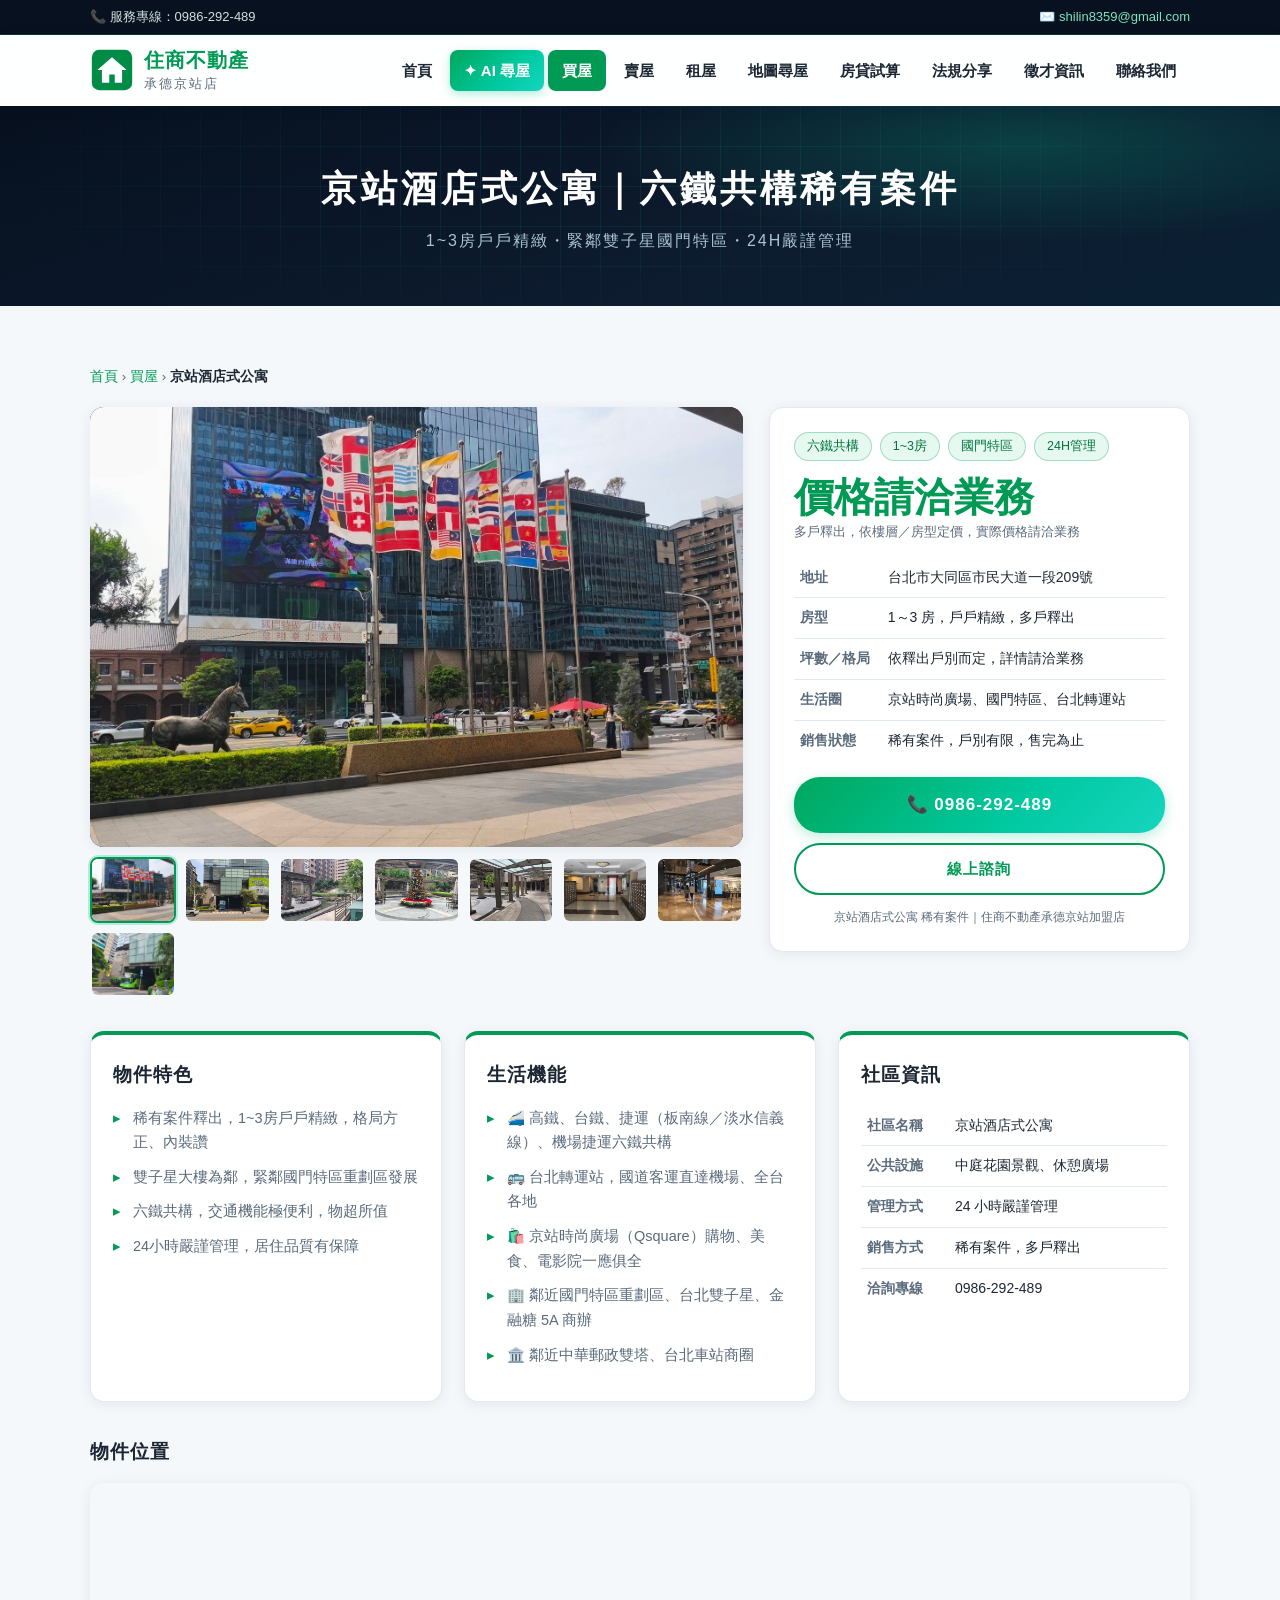
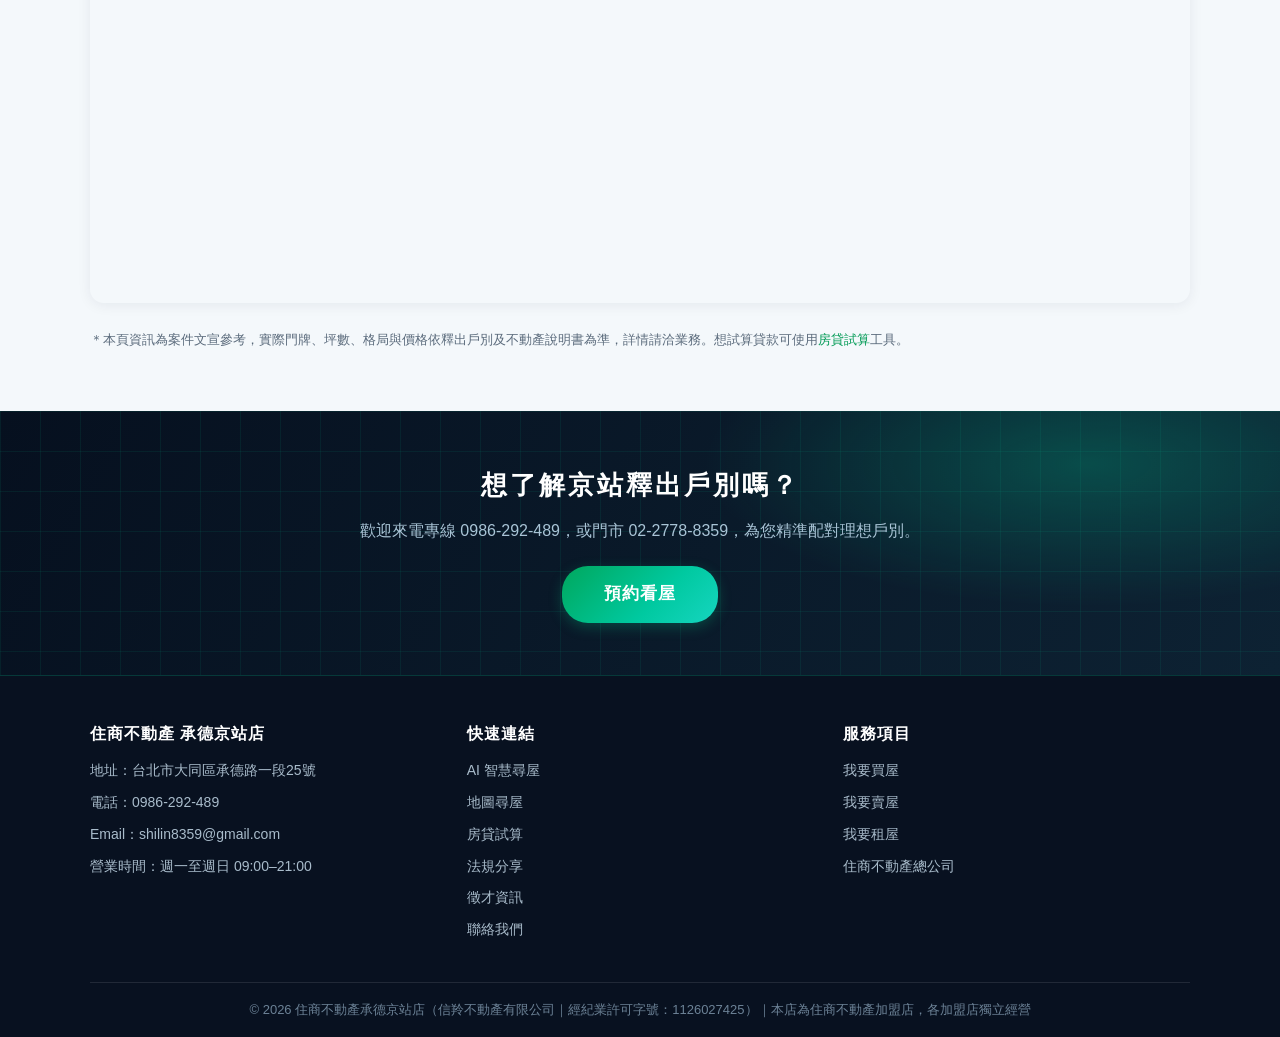
<file: jingzhan.html>
<!DOCTYPE html>
<html lang="zh-Hant-TW">
<head>
<meta charset="UTF-8">
<meta name="viewport" content="width=device-width, initial-scale=1.0">
<title>京站酒店式公寓 六鐵共構稀有案件｜1~3房 戶戶精緻｜住商不動產承德京站店</title>
<meta name="description" content="京站酒店式公寓稀有案件，台北市大同區市民大道一段209號，六鐵共構、緊鄰雙子星國門特區，1~3房戶戶精緻，方正格局、內裝讚，24H嚴謹管理。價格請洽業務，專線 0986-292-489。">
<link rel="canonical" href="https://shilin8359-house.github.io/jingzhan.html">
<link rel="icon" type="image/svg+xml" href="favicon.svg">
<meta property="og:type" content="website">
<meta property="og:site_name" content="住商不動產承德京站店">
<meta property="og:locale" content="zh_TW">
<meta property="og:title" content="京站酒店式公寓 六鐵共構稀有案件｜1~3房 戶戶精緻">
<meta property="og:description" content="台北市大同區市民大道一段209號，六鐵共構、緊鄰雙子星國門特區，1~3房戶戶精緻，24H嚴謹管理，價格請洽業務。">
<meta property="og:url" content="https://shilin8359-house.github.io/jingzhan.html">
<meta property="og:image" content="https://shilin8359-house.github.io/img/%E4%BA%AC%E7%AB%99%E9%85%92%E5%BA%97%E5%BC%8F%E5%85%AC%E5%AF%93/378727_0.jpg">
<meta name="twitter:card" content="summary_large_image">
<link rel="stylesheet" href="css/style.css">
<script type="application/ld+json">
{
  "@context": "https://schema.org",
  "@type": "RealEstateListing",
  "name": "京站酒店式公寓 六鐵共構稀有案件",
  "url": "https://shilin8359-house.github.io/jingzhan.html",
  "datePosted": "2026-07-18",
  "image": [
    "https://shilin8359-house.github.io/img/%E4%BA%AC%E7%AB%99%E9%85%92%E5%BA%97%E5%BC%8F%E5%85%AC%E5%AF%93/378727_0.jpg",
    "https://shilin8359-house.github.io/img/%E4%BA%AC%E7%AB%99%E9%85%92%E5%BA%97%E5%BC%8F%E5%85%AC%E5%AF%93/366062_0.jpg",
    "https://shilin8359-house.github.io/img/%E4%BA%AC%E7%AB%99%E9%85%92%E5%BA%97%E5%BC%8F%E5%85%AC%E5%AF%93/1%E6%A8%93%E5%95%86%E5%A0%B403.jpg"
  ],
  "about": {
    "@type": "Apartment",
    "name": "京站酒店式公寓",
    "address": {
      "@type": "PostalAddress",
      "streetAddress": "市民大道一段209號",
      "addressLocality": "大同區",
      "addressRegion": "台北市",
      "postalCode": "103",
      "addressCountry": "TW"
    }
  },
  "offers": {
    "@type": "AggregateOffer",
    "priceCurrency": "TWD",
    "availability": "https://schema.org/InStock",
    "seller": {
      "@type": "RealEstateAgent",
      "name": "住商不動產承德京站店",
      "telephone": "+886-911-107-769"
    }
  }
}
</script>
<script type="application/ld+json">
{
  "@context": "https://schema.org",
  "@type": "BreadcrumbList",
  "itemListElement": [
    { "@type": "ListItem", "position": 1, "name": "首頁", "item": "https://shilin8359-house.github.io/" },
    { "@type": "ListItem", "position": 2, "name": "買屋", "item": "https://shilin8359-house.github.io/buy.html" },
    { "@type": "ListItem", "position": 3, "name": "京站酒店式公寓", "item": "https://shilin8359-house.github.io/jingzhan.html" }
  ]
}
</script>
</head>
<body>

<div class="topbar">
  <div class="container">
    <span>📞 服務專線：0986-292-489</span>
    <span>✉️ <a href="mailto:shilin8359@gmail.com">shilin8359@gmail.com</a></span>
  </div>
</div>

<header class="site-header">
  <div class="header-inner">
    <a class="logo" href="index.html">
      <svg width="44" height="44" viewBox="0 0 48 48" aria-hidden="true">
        <rect x="2" y="2" width="44" height="44" rx="8" fill="#008c46"/>
        <path d="M24 10 L40 24 H35 V38 H27 V29 H21 V38 H13 V24 H8 Z" fill="#fff"/>
      </svg>
      <span class="logo-text">
        <span class="brand-name">住商不動產</span><br>
        <span class="store-name">承德京站店</span>
      </span>
    </a>
    <button class="nav-toggle" aria-label="選單">☰</button>
    <nav class="main-nav">
      <ul>
        <li><a href="index.html">首頁</a></li>
        <li><a href="index.html#ai-search" class="nav-ai">AI 尋屋</a></li>
        <li><a href="buy.html" class="active">買屋</a></li>
        <li><a href="sell.html">賣屋</a></li>
        <li><a href="rent.html">租屋</a></li>
        <li><a href="map.html">地圖尋屋</a></li>
        <li><a href="loan.html">房貸試算</a></li>
        <li><a href="law.html">法規分享</a></li>
        <li><a href="recruit.html">徵才資訊</a></li>
        <li><a href="contact.html">聯絡我們</a></li>
      </ul>
    </nav>
  </div>
</header>

<div class="page-hero">
  <h1>京站酒店式公寓｜六鐵共構稀有案件</h1>
  <p>1~3房戶戶精緻・緊鄰雙子星國門特區・24H嚴謹管理</p>
</div>

<section class="block">
  <div class="container">

    <nav class="breadcrumb" aria-label="breadcrumb">
      <a href="index.html">首頁</a> › <a href="buy.html">買屋</a> › <span>京站酒店式公寓</span>
    </nav>

    <div class="prop-layout">

      <!-- 相簿 -->
      <div class="prop-gallery">
        <div class="g-main">
          <img id="g-main-img" src="img/京站酒店式公寓/378727_0.jpg" alt="京站國門特區周邊街景與皇翔臺北廣場">
        </div>
        <div class="g-thumbs" id="g-thumbs">
          <button type="button" class="active" data-src="img/京站酒店式公寓/378727_0.jpg"><img src="img/京站酒店式公寓/378727_0.jpg" alt="京站國門特區周邊街景與皇翔臺北廣場" loading="lazy"></button>
          <button type="button" data-src="img/京站酒店式公寓/366062_0.jpg"><img src="img/京站酒店式公寓/366062_0.jpg" alt="社區中庭景觀鳥瞰" loading="lazy"></button>
          <button type="button" data-src="img/京站酒店式公寓/366071_0.jpg"><img src="img/京站酒店式公寓/366071_0.jpg" alt="社區中庭水景花園" loading="lazy"></button>
          <button type="button" data-src="img/京站酒店式公寓/366076_0.jpg"><img src="img/京站酒店式公寓/366076_0.jpg" alt="社區中庭休憩廣場" loading="lazy"></button>
          <button type="button" data-src="img/京站酒店式公寓/366074_0.jpg"><img src="img/京站酒店式公寓/366074_0.jpg" alt="社區廊道與大廳入口" loading="lazy"></button>
          <button type="button" data-src="img/京站酒店式公寓/375850_0.jpg"><img src="img/京站酒店式公寓/375850_0.jpg" alt="社區大廳信箱區" loading="lazy"></button>
          <button type="button" data-src="img/京站酒店式公寓/1樓商場03.jpg"><img src="img/京站酒店式公寓/1樓商場03.jpg" alt="京站時尚廣場1樓商場" loading="lazy"></button>
          <button type="button" data-src="img/京站酒店式公寓/台北轉運站.jpg"><img src="img/京站酒店式公寓/台北轉運站.jpg" alt="台北轉運站外觀" loading="lazy"></button>
        </div>
      </div>

      <!-- 重點資訊 -->
      <aside class="prop-info">
        <div class="p-badges">
          <span>六鐵共構</span><span>1~3房</span><span>國門特區</span><span>24H管理</span>
        </div>
        <div class="p-price">價格請洽業務</div>
        <div class="p-price-note">多戶釋出，依樓層／房型定價，實際價格請洽業務</div>

        <table class="p-facts">
          <tr><th>地址</th><td>台北市大同區市民大道一段209號</td></tr>
          <tr><th>房型</th><td>1～3 房，戶戶精緻，多戶釋出</td></tr>
          <tr><th>坪數／格局</th><td>依釋出戶別而定，詳情請洽業務</td></tr>
          <tr><th>生活圈</th><td>京站時尚廣場、國門特區、台北轉運站</td></tr>
          <tr><th>銷售狀態</th><td>稀有案件，戶別有限，售完為止</td></tr>
        </table>

        <div class="p-cta">
          <a class="btn big" href="tel:0911107769">📞 0986-292-489</a>
          <a class="btn outline" href="contact.html">線上諮詢</a>
        </div>
        <div class="p-ref">京站酒店式公寓 稀有案件｜住商不動產承德京站加盟店</div>
      </aside>
    </div>

    <!-- 物件特色 -->
    <div class="prop-detail">
      <div class="pd-card">
        <h2>物件特色</h2>
        <ul class="pd-list">
          <li>稀有案件釋出，1~3房戶戶精緻，格局方正、內裝讚</li>
          <li>雙子星大樓為鄰，緊鄰國門特區重劃區發展</li>
          <li>六鐵共構，交通機能極便利，物超所值</li>
          <li>24小時嚴謹管理，居住品質有保障</li>
        </ul>
      </div>
      <div class="pd-card">
        <h2>生活機能</h2>
        <ul class="pd-list">
          <li>🚄 高鐵、台鐵、捷運（板南線／淡水信義線）、機場捷運六鐵共構</li>
          <li>🚌 台北轉運站，國道客運直達機場、全台各地</li>
          <li>🛍️ 京站時尚廣場（Qsquare）購物、美食、電影院一應俱全</li>
          <li>🏢 鄰近國門特區重劃區、台北雙子星、金融糖 5A 商辦</li>
          <li>🏛️ 鄰近中華郵政雙塔、台北車站商圈</li>
        </ul>
      </div>
      <div class="pd-card">
        <h2>社區資訊</h2>
        <table class="p-facts">
          <tr><th>社區名稱</th><td>京站酒店式公寓</td></tr>
          <tr><th>公共設施</th><td>中庭花園景觀、休憩廣場</td></tr>
          <tr><th>管理方式</th><td>24 小時嚴謹管理</td></tr>
          <tr><th>銷售方式</th><td>稀有案件，多戶釋出</td></tr>
          <tr><th>洽詢專線</th><td>0986-292-489</td></tr>
        </table>
      </div>
    </div>

    <!-- 位置地圖 -->
    <div class="prop-map">
      <h2>物件位置</h2>
      <iframe class="store-map-embed" src="https://www.google.com/maps?q=%E5%8F%B0%E5%8C%97%E5%B8%82%E5%A4%A7%E5%90%8C%E5%8D%80%E5%B8%82%E6%B0%91%E5%A4%A7%E9%81%93%E4%B8%80%E6%AE%B5209%E8%99%9F&output=embed&z=16" loading="lazy" title="京站酒店式公寓位置地圖" referrerpolicy="no-referrer-when-downgrade"></iframe>
    </div>

    <p class="loan-note" style="margin-top:18px;">
      ＊本頁資訊為案件文宣參考，實際門牌、坪數、格局與價格依釋出戶別及不動產說明書為準，詳情請洽業務。想試算貸款可使用<a href="loan.html">房貸試算</a>工具。
    </p>
  </div>
</section>

<div class="cta-band">
  <h2>想了解京站釋出戶別嗎？</h2>
  <p>歡迎來電專線 0986-292-489，或門市 02-2778-8359，為您精準配對理想戶別。</p>
  <a class="btn big" href="contact.html">預約看屋</a>
</div>

<footer class="site-footer">
  <div class="container">
    <div class="footer-grid">
      <div>
        <h4>住商不動產 承德京站店</h4>
        <ul>
          <li>地址：台北市大同區承德路一段25號</li>
          <li>電話：0986-292-489</li>
          <li>Email：<a href="mailto:shilin8359@gmail.com">shilin8359@gmail.com</a></li>
          <li>營業時間：週一至週日 09:00–21:00</li>
        </ul>
      </div>
      <div>
        <h4>快速連結</h4>
        <ul>
          <li><a href="index.html#ai-search">AI 智慧尋屋</a></li>
          <li><a href="map.html">地圖尋屋</a></li>
          <li><a href="loan.html">房貸試算</a></li>
          <li><a href="law.html">法規分享</a></li>
          <li><a href="recruit.html">徵才資訊</a></li>
          <li><a href="contact.html">聯絡我們</a></li>
        </ul>
      </div>
      <div>
        <h4>服務項目</h4>
        <ul>
          <li><a href="buy.html">我要買屋</a></li>
          <li><a href="sell.html">我要賣屋</a></li>
          <li><a href="rent.html">我要租屋</a></li>
          <li><a href="https://www.hbhousing.com.tw/" target="_blank" rel="noopener">住商不動產總公司</a></li>
        </ul>
      </div>
    </div>
    <div class="footer-bottom">
      © 2026 住商不動產承德京站店（信羚不動產有限公司｜經紀業許可字號：1126027425）｜本店為住商不動產加盟店，各加盟店獨立經營
    </div>
  </div>
</footer>

<script src="js/main.js"></script>
<script>
document.addEventListener('DOMContentLoaded', function () {
  var mainImg = document.getElementById('g-main-img');
  var thumbs = document.getElementById('g-thumbs');
  thumbs.addEventListener('click', function (e) {
    var btn = e.target.closest('button');
    if (!btn) return;
    mainImg.src = btn.getAttribute('data-src');
    mainImg.alt = btn.querySelector('img').alt;
    thumbs.querySelectorAll('button').forEach(function (b) { b.classList.remove('active'); });
    btn.classList.add('active');
  });
});
</script>
</body>
</html>
</file>
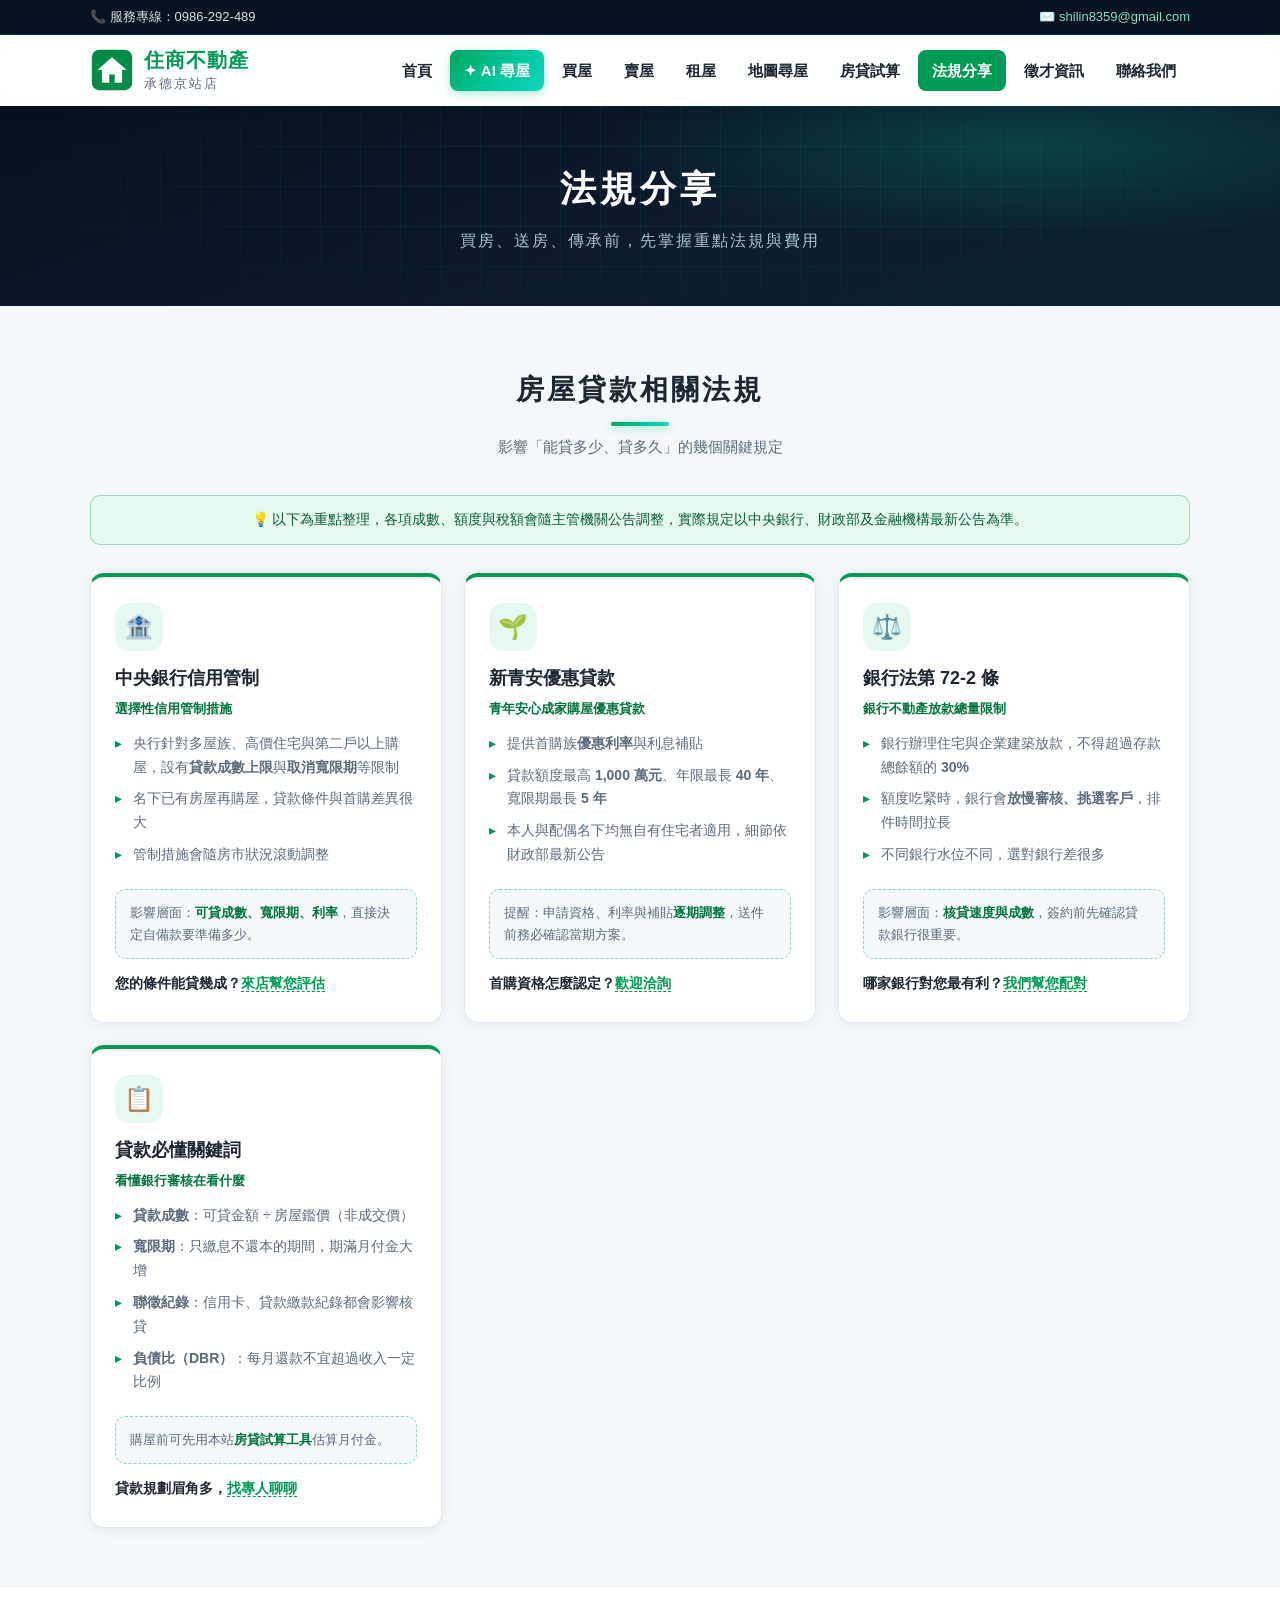
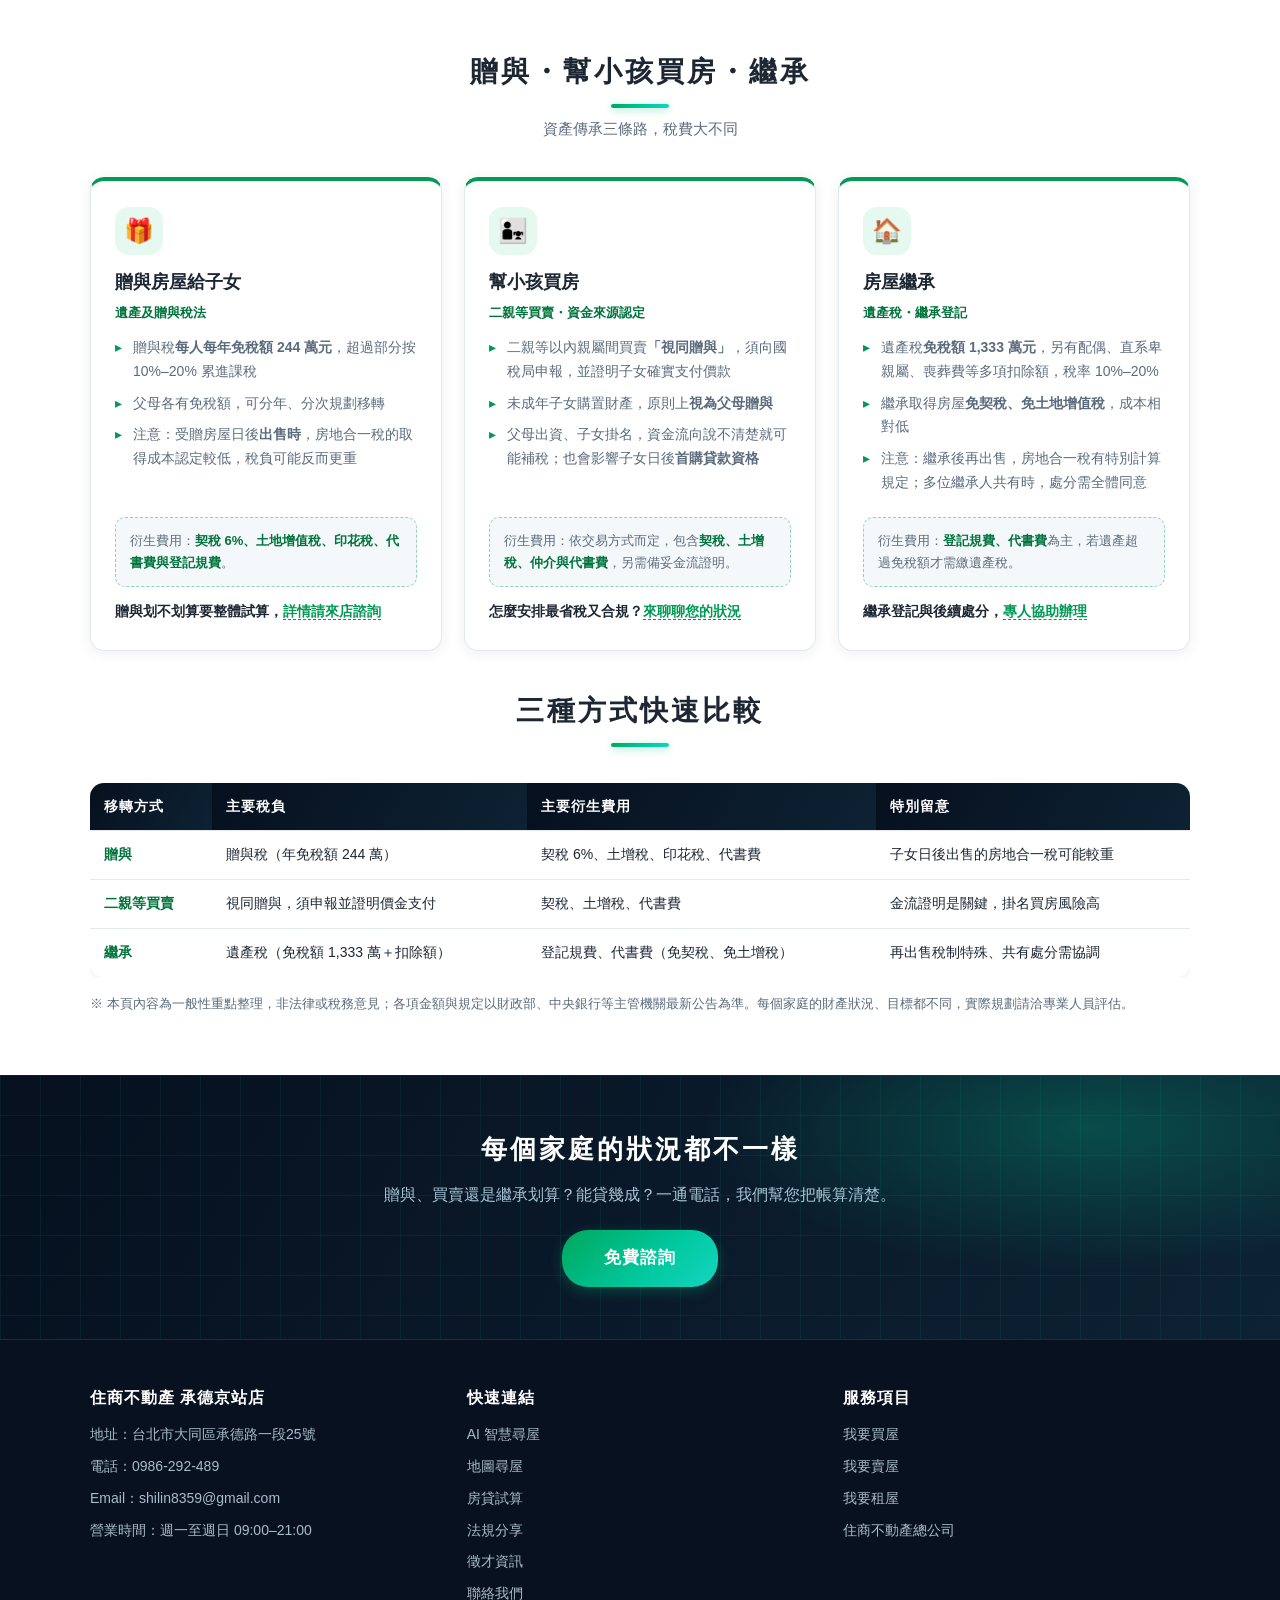
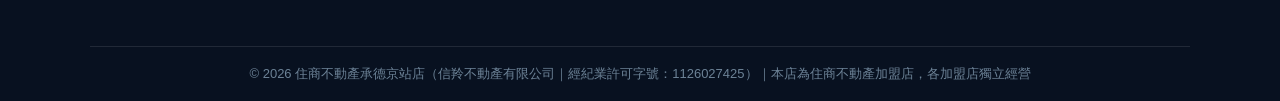
<file: law.html>
<!DOCTYPE html>
<html lang="zh-Hant-TW">
<head>
<meta charset="UTF-8">
<meta name="viewport" content="width=device-width, initial-scale=1.0">
<title>房屋法規分享｜房貸管制・贈與稅・繼承稅費重點整理｜住商不動產承德京站店</title>
<meta name="description" content="房屋貸款法規、贈與房屋給子女、幫小孩買房、房屋繼承的重點法規與衍生費用整理。贈與稅免稅額、契稅、土地增值稅、遺產稅一次看懂。免費諮詢專線 0986-292-489。">
<link rel="canonical" href="https://shilin8359-house.github.io/law.html">
<link rel="icon" type="image/svg+xml" href="favicon.svg">
<meta property="og:type" content="website">
<meta property="og:site_name" content="住商不動產承德京站店">
<meta property="og:locale" content="zh_TW">
<meta property="og:title" content="房屋法規分享｜房貸管制・贈與稅・繼承稅費重點整理">
<meta property="og:description" content="房貸法規、贈與房屋、幫小孩買房、房屋繼承的重點法規與衍生費用，一次看懂。免費諮詢 0986-292-489。">
<meta property="og:url" content="https://shilin8359-house.github.io/law.html">
<meta property="og:image" content="https://shilin8359-house.github.io/img/og-image.png">
<meta property="og:image:width" content="1200">
<meta property="og:image:height" content="630">
<meta name="twitter:card" content="summary_large_image">
<link rel="stylesheet" href="css/style.css">
<script type="application/ld+json">
{
  "@context": "https://schema.org",
  "@type": "Article",
  "headline": "房屋法規分享：房貸管制、贈與稅、繼承稅費重點整理",
  "description": "房屋貸款法規、贈與房屋給子女、幫小孩買房、房屋繼承的重點法規與衍生費用整理。贈與稅免稅額、契稅、土地增值稅、遺產稅一次看懂。",
  "inLanguage": "zh-Hant-TW",
  "mainEntityOfPage": "https://shilin8359-house.github.io/law.html",
  "image": "https://shilin8359-house.github.io/img/og-image.png",
  "author": { "@type": "Organization", "name": "住商不動產承德京站店", "url": "https://shilin8359-house.github.io/" },
  "publisher": {
    "@type": "Organization",
    "name": "住商不動產承德京站店",
    "logo": { "@type": "ImageObject", "url": "https://shilin8359-house.github.io/img/og-image.png" }
  }
}
</script>
<script type="application/ld+json">
{
  "@context": "https://schema.org",
  "@type": "BreadcrumbList",
  "itemListElement": [
    { "@type": "ListItem", "position": 1, "name": "首頁", "item": "https://shilin8359-house.github.io/" },
    { "@type": "ListItem", "position": 2, "name": "法規分享", "item": "https://shilin8359-house.github.io/law.html" }
  ]
}
</script>
</head>
<body>

<div class="topbar">
  <div class="container">
    <span>📞 服務專線：0986-292-489</span>
    <span>✉️ <a href="mailto:shilin8359@gmail.com">shilin8359@gmail.com</a></span>
  </div>
</div>

<header class="site-header">
  <div class="header-inner">
    <a class="logo" href="index.html">
      <svg width="44" height="44" viewBox="0 0 48 48" aria-hidden="true">
        <rect x="2" y="2" width="44" height="44" rx="8" fill="#008c46"/>
        <path d="M24 10 L40 24 H35 V38 H27 V29 H21 V38 H13 V24 H8 Z" fill="#fff"/>
      </svg>
      <span class="logo-text">
        <span class="brand-name">住商不動產</span><br>
        <span class="store-name">承德京站店</span>
      </span>
    </a>
    <button class="nav-toggle" aria-label="選單">☰</button>
    <nav class="main-nav">
      <ul>
        <li><a href="index.html">首頁</a></li>
        <li><a href="index.html#ai-search" class="nav-ai">AI 尋屋</a></li>
        <li><a href="buy.html">買屋</a></li>
        <li><a href="sell.html">賣屋</a></li>
        <li><a href="rent.html">租屋</a></li>
        <li><a href="map.html">地圖尋屋</a></li>
        <li><a href="loan.html">房貸試算</a></li>
        <li><a href="law.html" class="active">法規分享</a></li>
        <li><a href="recruit.html">徵才資訊</a></li>
        <li><a href="contact.html">聯絡我們</a></li>
      </ul>
    </nav>
  </div>
</header>

<div class="page-hero">
  <h1>法規分享</h1>
  <p>買房、送房、傳承前，先掌握重點法規與費用</p>
</div>

<!-- 房屋貸款相關法規 -->
<section class="block">
  <div class="container">
    <div class="section-title">
      <h2>房屋貸款相關法規</h2>
      <p>影響「能貸多少、貸多久」的幾個關鍵規定</p>
    </div>

    <div class="info-banner">
      💡 以下為重點整理，各項成數、額度與稅額會隨主管機關公告調整，實際規定以中央銀行、財政部及金融機構最新公告為準。
    </div>

    <div class="law-grid">
      <div class="law-card">
        <div class="law-icon">🏦</div>
        <h3>中央銀行信用管制</h3>
        <div class="law-sub">選擇性信用管制措施</div>
        <ul>
          <li>央行針對多屋族、高價住宅與第二戶以上購屋，設有<strong>貸款成數上限</strong>與<strong>取消寬限期</strong>等限制</li>
          <li>名下已有房屋再購屋，貸款條件與首購差異很大</li>
          <li>管制措施會隨房市狀況滾動調整</li>
        </ul>
        <div class="fee-box">影響層面：<strong>可貸成數、寬限期、利率</strong>，直接決定自備款要準備多少。</div>
        <div class="ask">您的條件能貸幾成？<a href="contact.html">來店幫您評估</a></div>
      </div>

      <div class="law-card">
        <div class="law-icon">🌱</div>
        <h3>新青安優惠貸款</h3>
        <div class="law-sub">青年安心成家購屋優惠貸款</div>
        <ul>
          <li>提供首購族<strong>優惠利率</strong>與利息補貼</li>
          <li>貸款額度最高 <strong>1,000 萬元</strong>、年限最長 <strong>40 年</strong>、寬限期最長 <strong>5 年</strong></li>
          <li>本人與配偶名下均無自有住宅者適用，細節依財政部最新公告</li>
        </ul>
        <div class="fee-box">提醒：申請資格、利率與補貼<strong>逐期調整</strong>，送件前務必確認當期方案。</div>
        <div class="ask">首購資格怎麼認定？<a href="contact.html">歡迎洽詢</a></div>
      </div>

      <div class="law-card">
        <div class="law-icon">⚖️</div>
        <h3>銀行法第 72-2 條</h3>
        <div class="law-sub">銀行不動產放款總量限制</div>
        <ul>
          <li>銀行辦理住宅與企業建築放款，不得超過存款總餘額的 <strong>30%</strong></li>
          <li>額度吃緊時，銀行會<strong>放慢審核、挑選客戶</strong>，排件時間拉長</li>
          <li>不同銀行水位不同，選對銀行差很多</li>
        </ul>
        <div class="fee-box">影響層面：<strong>核貸速度與成數</strong>，簽約前先確認貸款銀行很重要。</div>
        <div class="ask">哪家銀行對您最有利？<a href="contact.html">我們幫您配對</a></div>
      </div>

      <div class="law-card">
        <div class="law-icon">📋</div>
        <h3>貸款必懂關鍵詞</h3>
        <div class="law-sub">看懂銀行審核在看什麼</div>
        <ul>
          <li><strong>貸款成數</strong>：可貸金額 ÷ 房屋鑑價（非成交價）</li>
          <li><strong>寬限期</strong>：只繳息不還本的期間，期滿月付金大增</li>
          <li><strong>聯徵紀錄</strong>：信用卡、貸款繳款紀錄都會影響核貸</li>
          <li><strong>負債比（DBR）</strong>：每月還款不宜超過收入一定比例</li>
        </ul>
        <div class="fee-box">購屋前可先用本站<a href="loan.html"><strong>房貸試算工具</strong></a>估算月付金。</div>
        <div class="ask">貸款規劃眉角多，<a href="contact.html">找專人聊聊</a></div>
      </div>
    </div>
  </div>
</section>

<!-- 贈與・幫小孩買房・繼承 -->
<section class="block alt">
  <div class="container">
    <div class="section-title">
      <h2>贈與・幫小孩買房・繼承</h2>
      <p>資產傳承三條路，稅費大不同</p>
    </div>

    <div class="law-grid">
      <div class="law-card">
        <div class="law-icon">🎁</div>
        <h3>贈與房屋給子女</h3>
        <div class="law-sub">遺產及贈與稅法</div>
        <ul>
          <li>贈與稅<strong>每人每年免稅額 244 萬元</strong>，超過部分按 10%–20% 累進課稅</li>
          <li>父母各有免稅額，可分年、分次規劃移轉</li>
          <li>注意：受贈房屋日後<strong>出售時</strong>，房地合一稅的取得成本認定較低，稅負可能反而更重</li>
        </ul>
        <div class="fee-box">衍生費用：<strong>契稅 6%、土地增值稅、印花稅、代書費與登記規費</strong>。</div>
        <div class="ask">贈與划不划算要整體試算，<a href="contact.html">詳情請來店諮詢</a></div>
      </div>

      <div class="law-card">
        <div class="law-icon">👨‍👧</div>
        <h3>幫小孩買房</h3>
        <div class="law-sub">二親等買賣・資金來源認定</div>
        <ul>
          <li>二親等以內親屬間買賣<strong>「視同贈與」</strong>，須向國稅局申報，並證明子女確實支付價款</li>
          <li>未成年子女購置財產，原則上<strong>視為父母贈與</strong></li>
          <li>父母出資、子女掛名，資金流向說不清楚就可能補稅；也會影響子女日後<strong>首購貸款資格</strong></li>
        </ul>
        <div class="fee-box">衍生費用：依交易方式而定，包含<strong>契稅、土增稅、仲介與代書費</strong>，另需備妥金流證明。</div>
        <div class="ask">怎麼安排最省稅又合規？<a href="contact.html">來聊聊您的狀況</a></div>
      </div>

      <div class="law-card">
        <div class="law-icon">🏠</div>
        <h3>房屋繼承</h3>
        <div class="law-sub">遺產稅・繼承登記</div>
        <ul>
          <li>遺產稅<strong>免稅額 1,333 萬元</strong>，另有配偶、直系卑親屬、喪葬費等多項扣除額，稅率 10%–20%</li>
          <li>繼承取得房屋<strong>免契稅、免土地增值稅</strong>，成本相對低</li>
          <li>注意：繼承後再出售，房地合一稅有特別計算規定；多位繼承人共有時，處分需全體同意</li>
        </ul>
        <div class="fee-box">衍生費用：<strong>登記規費、代書費</strong>為主，若遺產超過免稅額才需繳遺產稅。</div>
        <div class="ask">繼承登記與後續處分，<a href="contact.html">專人協助辦理</a></div>
      </div>
    </div>

    <div style="margin-top:36px;">
      <div class="section-title">
        <h2>三種方式快速比較</h2>
      </div>
      <div class="law-table-wrap">
        <table class="law-table">
          <thead>
            <tr>
              <th>移轉方式</th>
              <th>主要稅負</th>
              <th>主要衍生費用</th>
              <th>特別留意</th>
            </tr>
          </thead>
          <tbody>
            <tr>
              <td>贈與</td>
              <td>贈與稅（年免稅額 244 萬）</td>
              <td>契稅 6%、土增稅、印花稅、代書費</td>
              <td>子女日後出售的房地合一稅可能較重</td>
            </tr>
            <tr>
              <td>二親等買賣</td>
              <td>視同贈與，須申報並證明價金支付</td>
              <td>契稅、土增稅、代書費</td>
              <td>金流證明是關鍵，掛名買房風險高</td>
            </tr>
            <tr>
              <td>繼承</td>
              <td>遺產稅（免稅額 1,333 萬＋扣除額）</td>
              <td>登記規費、代書費（免契稅、免土增稅）</td>
              <td>再出售稅制特殊、共有處分需協調</td>
            </tr>
          </tbody>
        </table>
      </div>
      <p class="loan-note" style="margin-top:16px;">
        ※ 本頁內容為一般性重點整理，非法律或稅務意見；各項金額與規定以財政部、中央銀行等主管機關最新公告為準。每個家庭的財產狀況、目標都不同，實際規劃請洽專業人員評估。
      </p>
    </div>
  </div>
</section>

<div class="cta-band">
  <h2>每個家庭的狀況都不一樣</h2>
  <p>贈與、買賣還是繼承划算？能貸幾成？一通電話，我們幫您把帳算清楚。</p>
  <a class="btn big" href="contact.html">免費諮詢</a>
</div>

<footer class="site-footer">
  <div class="container">
    <div class="footer-grid">
      <div>
        <h4>住商不動產 承德京站店</h4>
        <ul>
          <li>地址：台北市大同區承德路一段25號</li>
          <li>電話：0986-292-489</li>
          <li>Email：<a href="mailto:shilin8359@gmail.com">shilin8359@gmail.com</a></li>
          <li>營業時間：週一至週日 09:00–21:00</li>
        </ul>
      </div>
      <div>
        <h4>快速連結</h4>
        <ul>
          <li><a href="index.html#ai-search">AI 智慧尋屋</a></li>
          <li><a href="map.html">地圖尋屋</a></li>
          <li><a href="loan.html">房貸試算</a></li>
          <li><a href="law.html">法規分享</a></li>
          <li><a href="recruit.html">徵才資訊</a></li>
          <li><a href="contact.html">聯絡我們</a></li>
        </ul>
      </div>
      <div>
        <h4>服務項目</h4>
        <ul>
          <li><a href="buy.html">我要買屋</a></li>
          <li><a href="sell.html">我要賣屋</a></li>
          <li><a href="rent.html">我要租屋</a></li>
          <li><a href="https://www.hbhousing.com.tw/" target="_blank" rel="noopener">住商不動產總公司</a></li>
        </ul>
      </div>
    </div>
    <div class="footer-bottom">
      © 2026 住商不動產承德京站店（信羚不動產有限公司｜經紀業許可字號：1126027425）｜本店為住商不動產加盟店，各加盟店獨立經營
    </div>
  </div>
</footer>

<script src="js/main.js"></script>
</body>
</html>
</file>
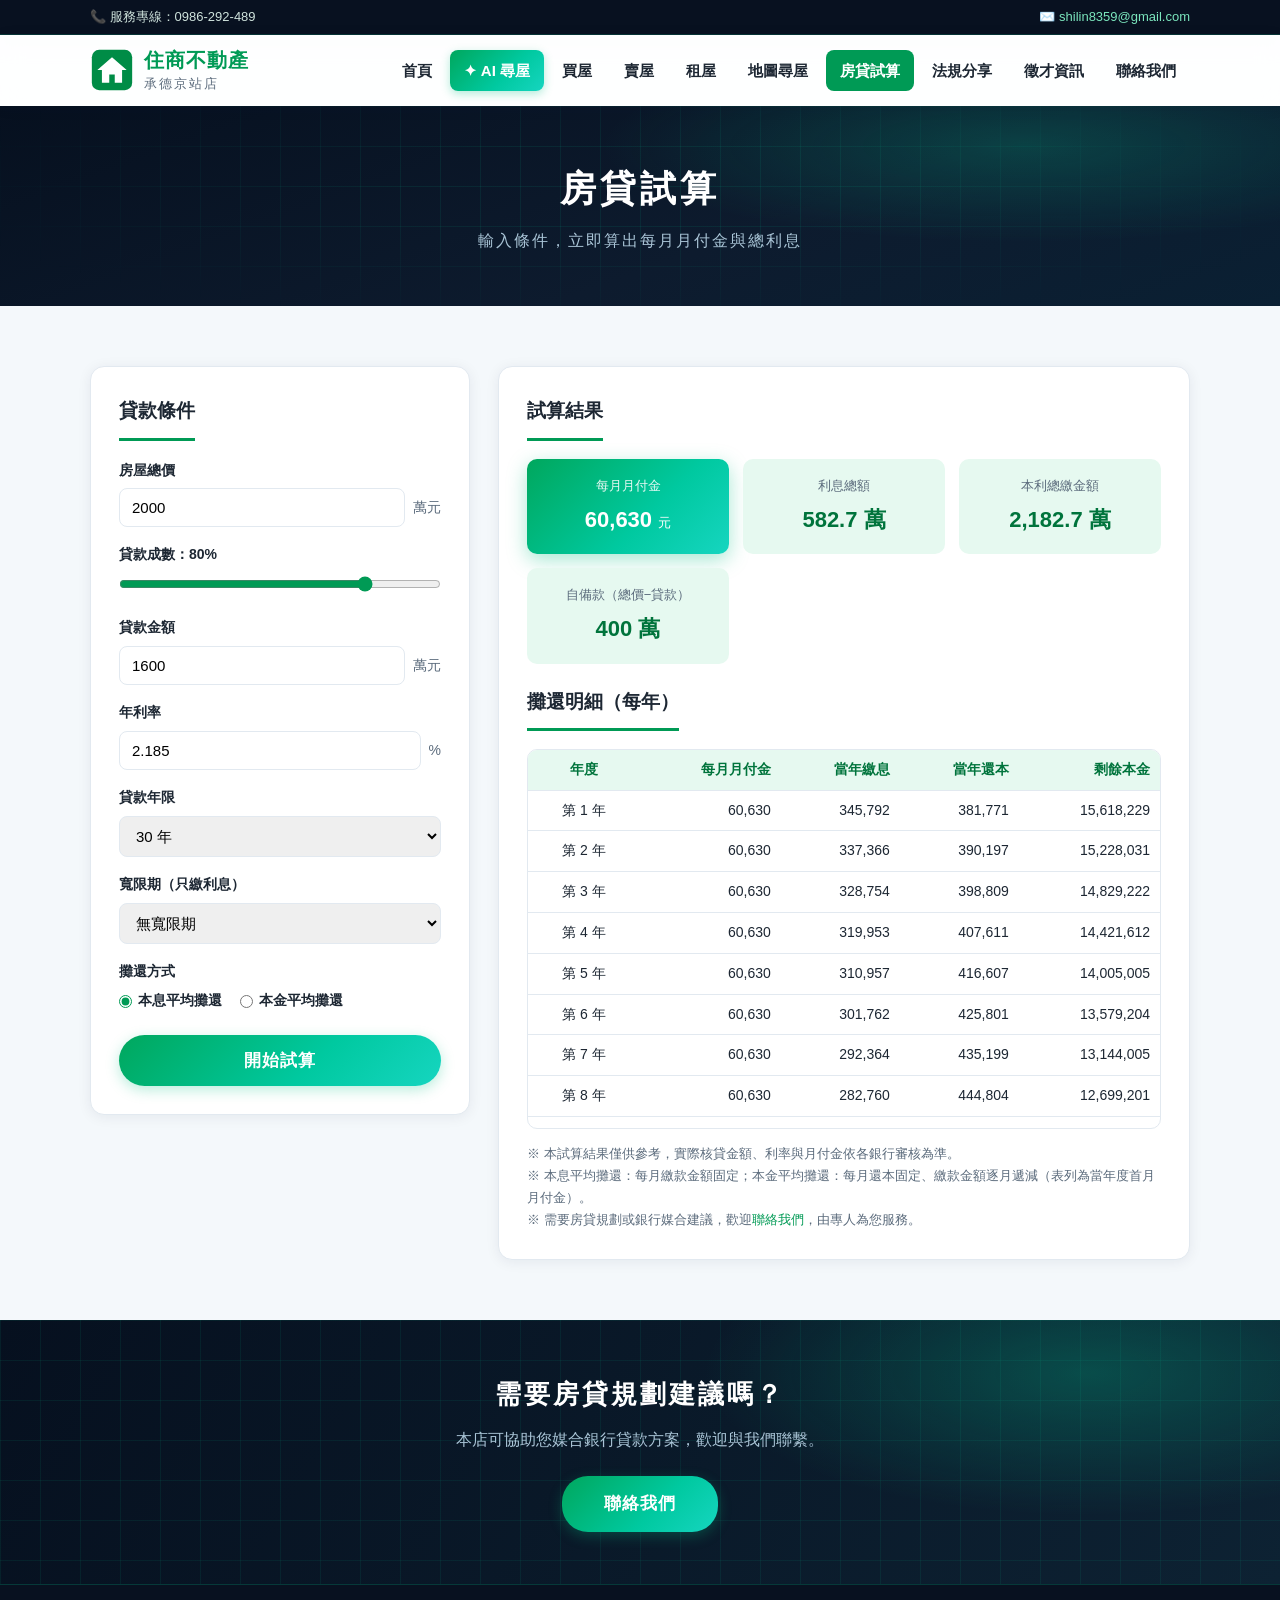
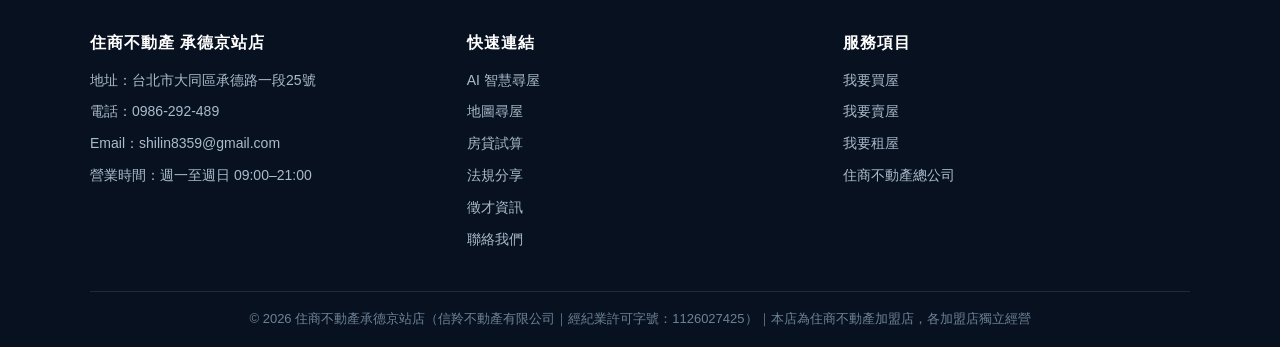
<file: loan.html>
<!DOCTYPE html>
<html lang="zh-Hant-TW">
<head>
<meta charset="UTF-8">
<meta name="viewport" content="width=device-width, initial-scale=1.0">
<title>房貸試算｜月付金・本息攤還免費計算｜住商不動產承德京站店</title>
<meta name="description" content="免費房貸試算工具：本息平均攤還、本金平均攤還、寬限期試算，立即算出每月月付金、利息總額與逐年攤還明細。購屋貸款規劃歡迎洽詢 0986-292-489。">
<link rel="canonical" href="https://shilin8359-house.github.io/loan.html">
<link rel="icon" type="image/svg+xml" href="favicon.svg">
<meta property="og:type" content="website">
<meta property="og:site_name" content="住商不動產承德京站店">
<meta property="og:locale" content="zh_TW">
<meta property="og:title" content="房貸試算｜月付金・本息攤還免費計算｜住商不動產承德京站店">
<meta property="og:description" content="免費房貸試算：本息/本金攤還、寬限期，立即算出月付金與總利息。">
<meta property="og:url" content="https://shilin8359-house.github.io/loan.html">
<meta property="og:image" content="https://shilin8359-house.github.io/img/og-image.png">
<meta property="og:image:width" content="1200">
<meta property="og:image:height" content="630">
<meta name="twitter:card" content="summary_large_image">
<link rel="stylesheet" href="css/style.css">
<script type="application/ld+json">
{
  "@context": "https://schema.org",
  "@type": "WebApplication",
  "name": "房貸試算工具",
  "url": "https://shilin8359-house.github.io/loan.html",
  "applicationCategory": "FinanceApplication",
  "operatingSystem": "Web",
  "description": "免費房貸試算：本息平均攤還、本金平均攤還、寬限期試算，立即算出每月月付金、利息總額與逐年攤還明細。",
  "offers": { "@type": "Offer", "price": "0", "priceCurrency": "TWD" },
  "provider": {
    "@type": "RealEstateAgent",
    "name": "住商不動產承德京站店",
    "telephone": "+886-911-107-769",
    "url": "https://shilin8359-house.github.io/"
  }
}
</script>
<script type="application/ld+json">
{
  "@context": "https://schema.org",
  "@type": "BreadcrumbList",
  "itemListElement": [
    { "@type": "ListItem", "position": 1, "name": "首頁", "item": "https://shilin8359-house.github.io/" },
    { "@type": "ListItem", "position": 2, "name": "房貸試算", "item": "https://shilin8359-house.github.io/loan.html" }
  ]
}
</script>
</head>
<body>

<div class="topbar">
  <div class="container">
    <span>📞 服務專線：0986-292-489</span>
    <span>✉️ <a href="mailto:shilin8359@gmail.com">shilin8359@gmail.com</a></span>
  </div>
</div>

<header class="site-header">
  <div class="header-inner">
    <a class="logo" href="index.html">
      <svg width="44" height="44" viewBox="0 0 48 48" aria-hidden="true">
        <rect x="2" y="2" width="44" height="44" rx="8" fill="#008c46"/>
        <path d="M24 10 L40 24 H35 V38 H27 V29 H21 V38 H13 V24 H8 Z" fill="#fff"/>
      </svg>
      <span class="logo-text">
        <span class="brand-name">住商不動產</span><br>
        <span class="store-name">承德京站店</span>
      </span>
    </a>
    <button class="nav-toggle" aria-label="選單">☰</button>
    <nav class="main-nav">
      <ul>
        <li><a href="index.html">首頁</a></li>
        <li><a href="index.html#ai-search" class="nav-ai">AI 尋屋</a></li>
        <li><a href="buy.html">買屋</a></li>
        <li><a href="sell.html">賣屋</a></li>
        <li><a href="rent.html">租屋</a></li>
        <li><a href="map.html">地圖尋屋</a></li>
        <li><a href="loan.html" class="active">房貸試算</a></li>
        <li><a href="law.html">法規分享</a></li>
        <li><a href="recruit.html">徵才資訊</a></li>
        <li><a href="contact.html">聯絡我們</a></li>
      </ul>
    </nav>
  </div>
</header>

<div class="page-hero">
  <h1>房貸試算</h1>
  <p>輸入條件，立即算出每月月付金與總利息</p>
</div>

<section class="block">
  <div class="container">
    <div class="loan-layout">

      <!-- 輸入區 -->
      <div class="loan-form">
        <h3>貸款條件</h3>

        <div class="field">
          <label for="house-price">房屋總價</label>
          <div class="input-wrap">
            <input type="number" id="house-price" value="2000" min="0" step="10">
            <span class="unit">萬元</span>
          </div>
        </div>

        <div class="field">
          <label for="loan-ratio">貸款成數：<span id="ratio-label">80%</span></label>
          <input type="range" id="loan-ratio" min="10" max="100" step="5" value="80">
        </div>

        <div class="field">
          <label for="loan-amount">貸款金額</label>
          <div class="input-wrap">
            <input type="number" id="loan-amount" value="1600" min="0" step="10">
            <span class="unit">萬元</span>
          </div>
        </div>

        <div class="field">
          <label for="loan-rate">年利率</label>
          <div class="input-wrap">
            <input type="number" id="loan-rate" value="2.185" min="0" max="20" step="0.001">
            <span class="unit">%</span>
          </div>
        </div>

        <div class="field">
          <label for="loan-years">貸款年限</label>
          <div class="input-wrap">
            <select id="loan-years">
              <option value="10">10 年</option>
              <option value="15">15 年</option>
              <option value="20">20 年</option>
              <option value="30" selected>30 年</option>
              <option value="40">40 年</option>
            </select>
          </div>
        </div>

        <div class="field">
          <label for="grace-years">寬限期（只繳利息）</label>
          <div class="input-wrap">
            <select id="grace-years">
              <option value="0" selected>無寬限期</option>
              <option value="1">1 年</option>
              <option value="2">2 年</option>
              <option value="3">3 年</option>
              <option value="5">5 年</option>
            </select>
          </div>
        </div>

        <div class="field">
          <label>攤還方式</label>
          <div class="radio-row">
            <label><input type="radio" name="method" value="annuity" checked> 本息平均攤還</label>
            <label><input type="radio" name="method" value="principal"> 本金平均攤還</label>
          </div>
        </div>

        <button class="btn big" id="btn-calc" style="width:100%;">開始試算</button>
      </div>

      <!-- 結果區 -->
      <div class="loan-result">
        <h3>試算結果</h3>
        <div class="result-summary">
          <div class="result-item highlight">
            <div class="label" id="pay-label">每月月付金</div>
            <div class="value" id="monthly-pay">—</div>
          </div>
          <div class="result-item">
            <div class="label">利息總額</div>
            <div class="value" id="total-interest">—</div>
          </div>
          <div class="result-item">
            <div class="label">本利總繳金額</div>
            <div class="value" id="total-pay">—</div>
          </div>
          <div class="result-item">
            <div class="label">自備款（總價−貸款）</div>
            <div class="value" id="down-payment">—</div>
          </div>
        </div>

        <h3>攤還明細（每年）</h3>
        <div class="amort-wrap">
          <table class="amort">
            <thead>
              <tr>
                <th>年度</th>
                <th>每月月付金</th>
                <th>當年繳息</th>
                <th>當年還本</th>
                <th>剩餘本金</th>
              </tr>
            </thead>
            <tbody id="amort-body">
              <tr><td colspan="5" style="text-align:center; color:#999;">請輸入條件後按「開始試算」</td></tr>
            </tbody>
          </table>
        </div>

        <p class="loan-note">
          ※ 本試算結果僅供參考，實際核貸金額、利率與月付金依各銀行審核為準。<br>
          ※ 本息平均攤還：每月繳款金額固定；本金平均攤還：每月還本固定、繳款金額逐月遞減（表列為當年度首月月付金）。<br>
          ※ 需要房貸規劃或銀行媒合建議，歡迎<a href="contact.html">聯絡我們</a>，由專人為您服務。
        </p>
      </div>

    </div>
  </div>
</section>

<div class="cta-band">
  <h2>需要房貸規劃建議嗎？</h2>
  <p>本店可協助您媒合銀行貸款方案，歡迎與我們聯繫。</p>
  <a class="btn big" href="contact.html">聯絡我們</a>
</div>

<footer class="site-footer">
  <div class="container">
    <div class="footer-grid">
      <div>
        <h4>住商不動產 承德京站店</h4>
        <ul>
          <li>地址：台北市大同區承德路一段25號</li>
          <li>電話：0986-292-489</li>
          <li>Email：<a href="mailto:shilin8359@gmail.com">shilin8359@gmail.com</a></li>
          <li>營業時間：週一至週日 09:00–21:00</li>
        </ul>
      </div>
      <div>
        <h4>快速連結</h4>
        <ul>
          <li><a href="index.html#ai-search">AI 智慧尋屋</a></li>
          <li><a href="map.html">地圖尋屋</a></li>
          <li><a href="loan.html">房貸試算</a></li>
          <li><a href="law.html">法規分享</a></li>
          <li><a href="recruit.html">徵才資訊</a></li>
          <li><a href="contact.html">聯絡我們</a></li>
        </ul>
      </div>
      <div>
        <h4>服務項目</h4>
        <ul>
          <li><a href="buy.html">我要買屋</a></li>
          <li><a href="sell.html">我要賣屋</a></li>
          <li><a href="rent.html">我要租屋</a></li>
          <li><a href="https://www.hbhousing.com.tw/" target="_blank" rel="noopener">住商不動產總公司</a></li>
        </ul>
      </div>
    </div>
    <div class="footer-bottom">
      © 2026 住商不動產承德京站店（信羚不動產有限公司｜經紀業許可字號：1126027425）｜本店為住商不動產加盟店，各加盟店獨立經營
    </div>
  </div>
</footer>

<script src="js/main.js"></script>
<script src="js/loan.js"></script>
</body>
</html>
</file>
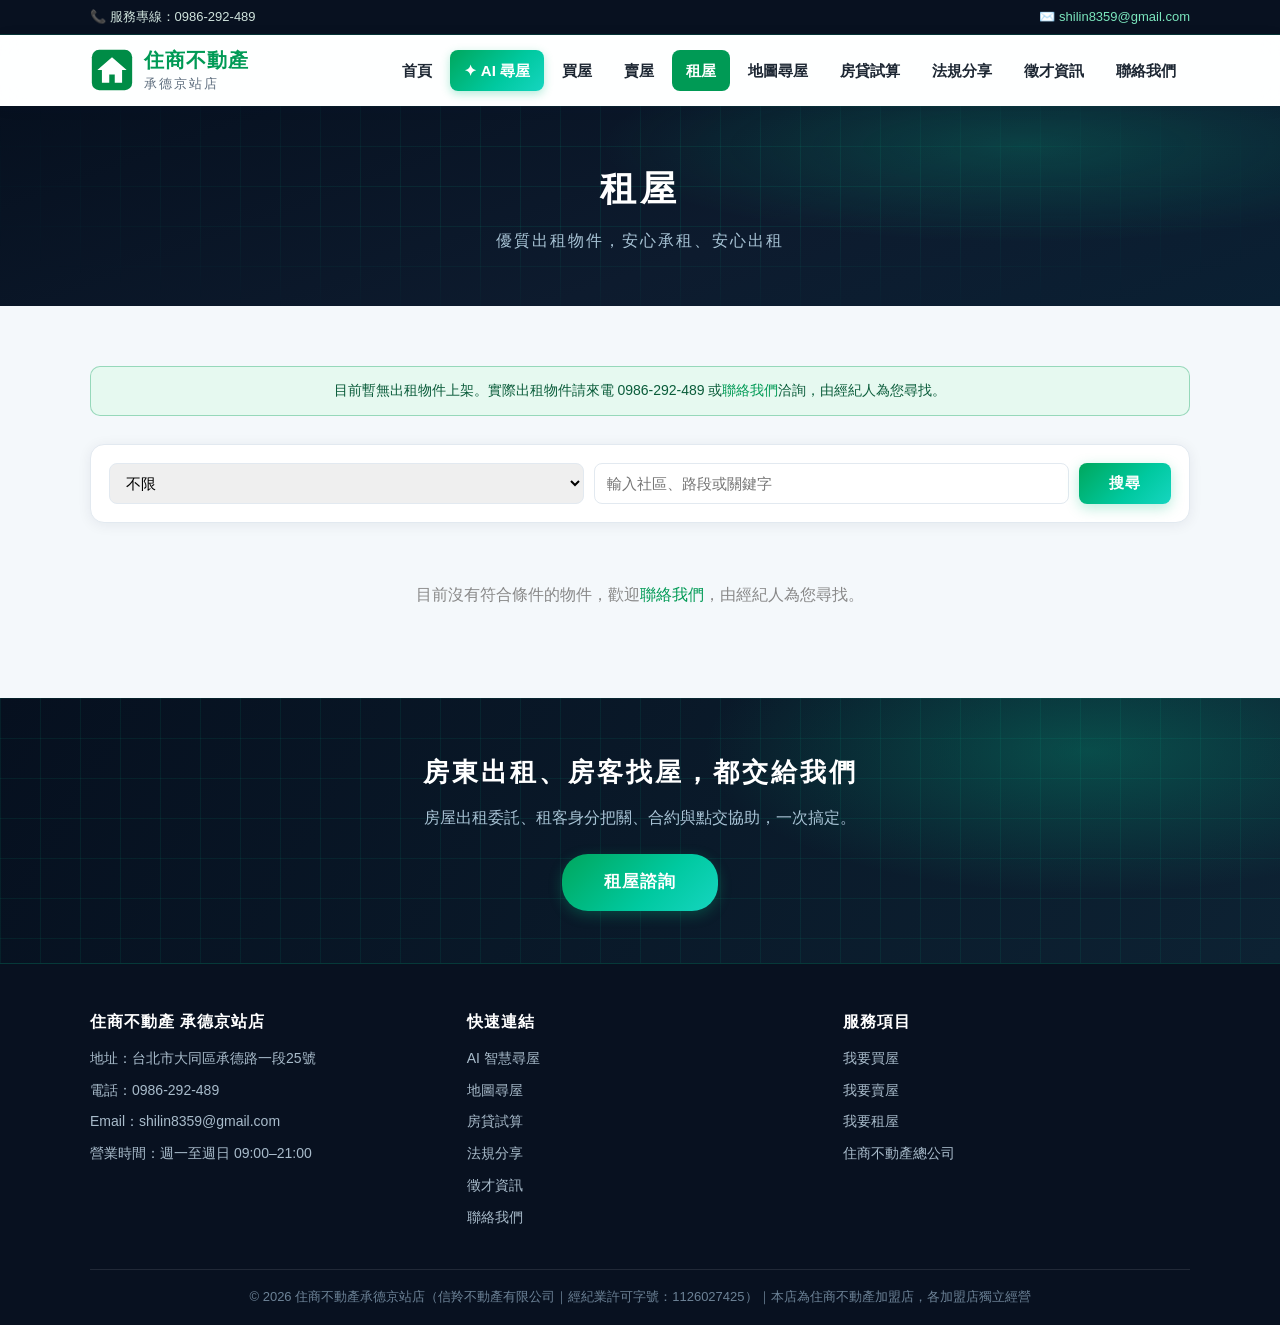
<file: rent.html>
<!DOCTYPE html>
<html lang="zh-Hant-TW">
<head>
<meta charset="UTF-8">
<meta name="viewport" content="width=device-width, initial-scale=1.0">
<title>租屋物件｜大同區・中山區出租套房住宅｜住商不動產承德京站店</title>
<meta name="description" content="台北市大同區、中山區租屋物件：套房、家庭房、店面出租。房東委託出租、租客身分把關、合約點交協助。住商不動產承德京站店，專線 0986-292-489。">
<link rel="canonical" href="https://shilin8359-house.github.io/rent.html">
<link rel="icon" type="image/svg+xml" href="favicon.svg">
<meta property="og:type" content="website">
<meta property="og:site_name" content="住商不動產承德京站店">
<meta property="og:locale" content="zh_TW">
<meta property="og:title" content="租屋物件｜大同區・中山區出租套房住宅｜住商不動產承德京站店">
<meta property="og:description" content="台北市大同區、中山區租屋物件，房東出租、租客找屋一次搞定。">
<meta property="og:url" content="https://shilin8359-house.github.io/rent.html">
<meta property="og:image" content="https://shilin8359-house.github.io/img/og-image.png">
<meta property="og:image:width" content="1200">
<meta property="og:image:height" content="630">
<meta name="twitter:card" content="summary_large_image">
<link rel="stylesheet" href="css/style.css">
<script type="application/ld+json">
{
  "@context": "https://schema.org",
  "@type": "Service",
  "name": "租屋與出租委託服務",
  "serviceType": "房屋出租、租屋仲介、租賃管理",
  "description": "台北市大同區、中山區租屋物件：套房、家庭房、店面出租。房東委託出租、租客身分把關、合約點交協助。",
  "areaServed": ["台北市大同區","台北市中山區","台北市中正區","台北市士林區","台北市松山區"],
  "provider": {
    "@type": "RealEstateAgent",
    "name": "住商不動產承德京站店",
    "telephone": "+886-911-107-769",
    "url": "https://shilin8359-house.github.io/"
  }
}
</script>
<script type="application/ld+json">
{
  "@context": "https://schema.org",
  "@type": "BreadcrumbList",
  "itemListElement": [
    { "@type": "ListItem", "position": 1, "name": "首頁", "item": "https://shilin8359-house.github.io/" },
    { "@type": "ListItem", "position": 2, "name": "租屋", "item": "https://shilin8359-house.github.io/rent.html" }
  ]
}
</script>
</head>
<body>

<div class="topbar">
  <div class="container">
    <span>📞 服務專線：0986-292-489</span>
    <span>✉️ <a href="mailto:shilin8359@gmail.com">shilin8359@gmail.com</a></span>
  </div>
</div>

<header class="site-header">
  <div class="header-inner">
    <a class="logo" href="index.html">
      <svg width="44" height="44" viewBox="0 0 48 48" aria-hidden="true">
        <rect x="2" y="2" width="44" height="44" rx="8" fill="#008c46"/>
        <path d="M24 10 L40 24 H35 V38 H27 V29 H21 V38 H13 V24 H8 Z" fill="#fff"/>
      </svg>
      <span class="logo-text">
        <span class="brand-name">住商不動產</span><br>
        <span class="store-name">承德京站店</span>
      </span>
    </a>
    <button class="nav-toggle" aria-label="選單">☰</button>
    <nav class="main-nav">
      <ul>
        <li><a href="index.html">首頁</a></li>
        <li><a href="index.html#ai-search" class="nav-ai">AI 尋屋</a></li>
        <li><a href="buy.html">買屋</a></li>
        <li><a href="sell.html">賣屋</a></li>
        <li><a href="rent.html" class="active">租屋</a></li>
        <li><a href="map.html">地圖尋屋</a></li>
        <li><a href="loan.html">房貸試算</a></li>
        <li><a href="law.html">法規分享</a></li>
        <li><a href="recruit.html">徵才資訊</a></li>
        <li><a href="contact.html">聯絡我們</a></li>
      </ul>
    </nav>
  </div>
</header>

<div class="page-hero">
  <h1>租屋</h1>
  <p>優質出租物件，安心承租、安心出租</p>
</div>

<section class="block">
  <div class="container">
    <div class="info-banner">
      目前暫無出租物件上架。實際出租物件請來電 0986-292-489 或<a href="contact.html">聯絡我們</a>洽詢，由經紀人為您尋找。
    </div>

    <div class="filter-bar">
      <select id="f-area">
        <option>不限</option>
        <option>大同區</option>
        <option>中山區</option>
        <option>中正區</option>
        <option>士林區</option>
      </select>
      <input type="text" id="f-q" placeholder="輸入社區、路段或關鍵字">
      <button class="btn" id="f-go">搜尋</button>
    </div>

    <div class="card-grid" id="listing-grid"></div>
  </div>
</section>

<div class="cta-band">
  <h2>房東出租、房客找屋，都交給我們</h2>
  <p>房屋出租委託、租客身分把關、合約與點交協助，一次搞定。</p>
  <a class="btn big" href="contact.html">租屋諮詢</a>
</div>

<footer class="site-footer">
  <div class="container">
    <div class="footer-grid">
      <div>
        <h4>住商不動產 承德京站店</h4>
        <ul>
          <li>地址：台北市大同區承德路一段25號</li>
          <li>電話：0986-292-489</li>
          <li>Email：<a href="mailto:shilin8359@gmail.com">shilin8359@gmail.com</a></li>
          <li>營業時間：週一至週日 09:00–21:00</li>
        </ul>
      </div>
      <div>
        <h4>快速連結</h4>
        <ul>
          <li><a href="index.html#ai-search">AI 智慧尋屋</a></li>
          <li><a href="map.html">地圖尋屋</a></li>
          <li><a href="loan.html">房貸試算</a></li>
          <li><a href="law.html">法規分享</a></li>
          <li><a href="recruit.html">徵才資訊</a></li>
          <li><a href="contact.html">聯絡我們</a></li>
        </ul>
      </div>
      <div>
        <h4>服務項目</h4>
        <ul>
          <li><a href="buy.html">我要買屋</a></li>
          <li><a href="sell.html">我要賣屋</a></li>
          <li><a href="rent.html">我要租屋</a></li>
          <li><a href="https://www.hbhousing.com.tw/" target="_blank" rel="noopener">住商不動產總公司</a></li>
        </ul>
      </div>
    </div>
    <div class="footer-bottom">
      © 2026 住商不動產承德京站店（信羚不動產有限公司｜經紀業許可字號：1126027425）｜本店為住商不動產加盟店，各加盟店獨立經營
    </div>
  </div>
</footer>

<script src="js/main.js"></script>
<script src="js/listings.js"></script>
<script>document.addEventListener('DOMContentLoaded', function () { initListingPage('rent'); });</script>
</body>
</html>
</file>
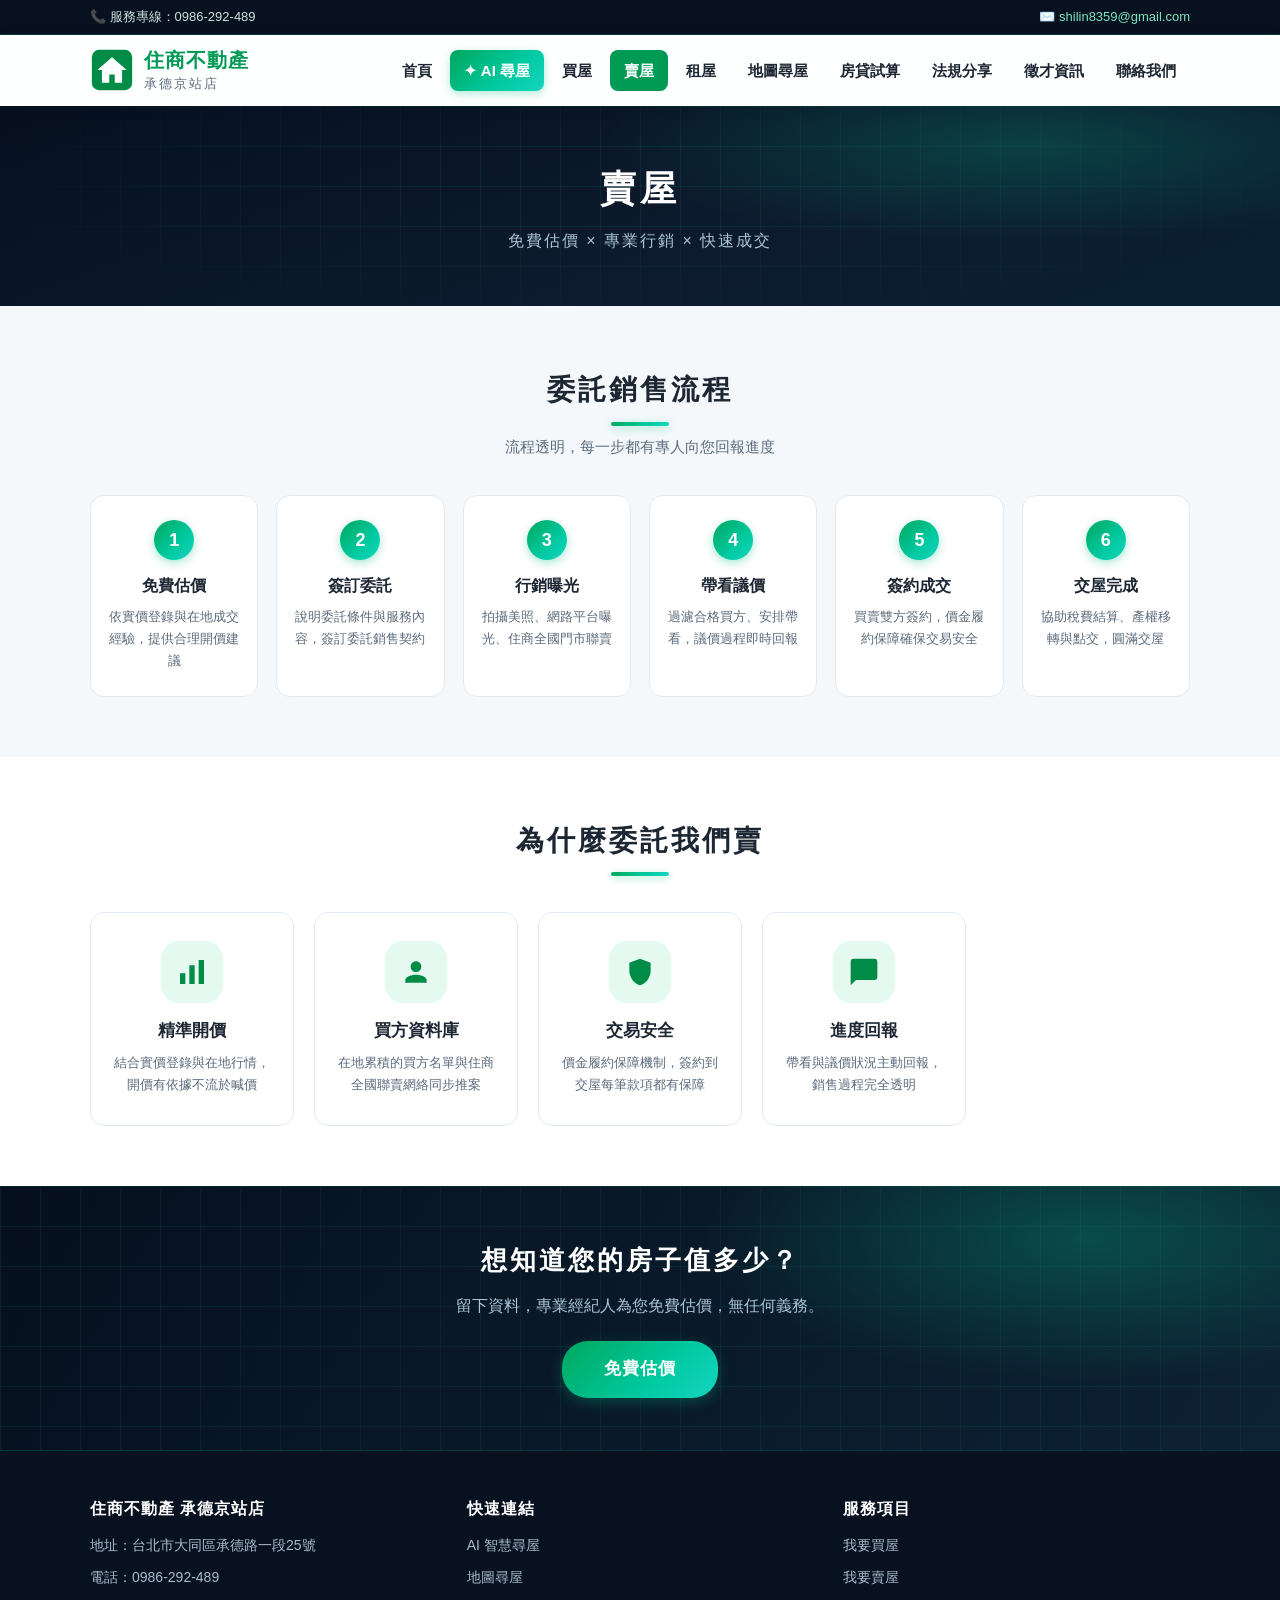
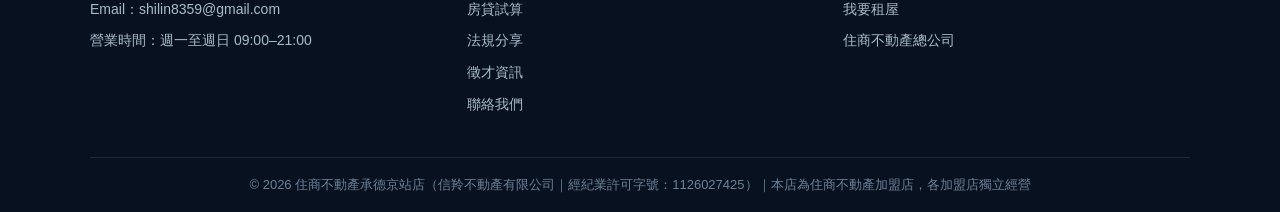
<file: sell.html>
<!DOCTYPE html>
<html lang="zh-Hant-TW">
<head>
<meta charset="UTF-8">
<meta name="viewport" content="width=device-width, initial-scale=1.0">
<title>賣屋免費估價｜台北大同區委託銷售｜住商不動產承德京站店</title>
<meta name="description" content="想賣房子先估價！台北市大同區、中山區房屋免費估價，住商不動產承德京站店專業行銷、全國聯賣、價金履約保障，委託銷售流程透明。專線 0986-292-489。">
<link rel="canonical" href="https://shilin8359-house.github.io/sell.html">
<link rel="icon" type="image/svg+xml" href="favicon.svg">
<meta property="og:type" content="website">
<meta property="og:site_name" content="住商不動產承德京站店">
<meta property="og:locale" content="zh_TW">
<meta property="og:title" content="賣屋免費估價｜台北大同區委託銷售｜住商不動產承德京站店">
<meta property="og:description" content="台北市大同區、中山區房屋免費估價，專業行銷、全國聯賣、價金履約保障。">
<meta property="og:url" content="https://shilin8359-house.github.io/sell.html">
<meta property="og:image" content="https://shilin8359-house.github.io/img/og-image.png">
<meta property="og:image:width" content="1200">
<meta property="og:image:height" content="630">
<meta name="twitter:card" content="summary_large_image">
<link rel="stylesheet" href="css/style.css">
<script type="application/ld+json">
{
  "@context": "https://schema.org",
  "@type": "Service",
  "name": "房屋免費估價與委託銷售",
  "serviceType": "不動產估價、房屋委託銷售",
  "description": "台北市大同區、中山區房屋免費估價，專業行銷、全國聯賣、價金履約保障，委託銷售流程透明。",
  "areaServed": ["台北市大同區","台北市中山區","台北市中正區","台北市士林區","台北市松山區"],
  "provider": {
    "@type": "RealEstateAgent",
    "name": "住商不動產承德京站店",
    "telephone": "+886-911-107-769",
    "url": "https://shilin8359-house.github.io/"
  }
}
</script>
<script type="application/ld+json">
{
  "@context": "https://schema.org",
  "@type": "BreadcrumbList",
  "itemListElement": [
    { "@type": "ListItem", "position": 1, "name": "首頁", "item": "https://shilin8359-house.github.io/" },
    { "@type": "ListItem", "position": 2, "name": "賣屋估價", "item": "https://shilin8359-house.github.io/sell.html" }
  ]
}
</script>
</head>
<body>

<div class="topbar">
  <div class="container">
    <span>📞 服務專線：0986-292-489</span>
    <span>✉️ <a href="mailto:shilin8359@gmail.com">shilin8359@gmail.com</a></span>
  </div>
</div>

<header class="site-header">
  <div class="header-inner">
    <a class="logo" href="index.html">
      <svg width="44" height="44" viewBox="0 0 48 48" aria-hidden="true">
        <rect x="2" y="2" width="44" height="44" rx="8" fill="#008c46"/>
        <path d="M24 10 L40 24 H35 V38 H27 V29 H21 V38 H13 V24 H8 Z" fill="#fff"/>
      </svg>
      <span class="logo-text">
        <span class="brand-name">住商不動產</span><br>
        <span class="store-name">承德京站店</span>
      </span>
    </a>
    <button class="nav-toggle" aria-label="選單">☰</button>
    <nav class="main-nav">
      <ul>
        <li><a href="index.html">首頁</a></li>
        <li><a href="index.html#ai-search" class="nav-ai">AI 尋屋</a></li>
        <li><a href="buy.html">買屋</a></li>
        <li><a href="sell.html" class="active">賣屋</a></li>
        <li><a href="rent.html">租屋</a></li>
        <li><a href="map.html">地圖尋屋</a></li>
        <li><a href="loan.html">房貸試算</a></li>
        <li><a href="law.html">法規分享</a></li>
        <li><a href="recruit.html">徵才資訊</a></li>
        <li><a href="contact.html">聯絡我們</a></li>
      </ul>
    </nav>
  </div>
</header>

<div class="page-hero">
  <h1>賣屋</h1>
  <p>免費估價 × 專業行銷 × 快速成交</p>
</div>

<section class="block">
  <div class="container">
    <div class="section-title">
      <h2>委託銷售流程</h2>
      <p>流程透明，每一步都有專人向您回報進度</p>
    </div>
    <div class="step-grid">
      <div class="step">
        <div class="num">1</div>
        <h3>免費估價</h3>
        <p>依實價登錄與在地成交經驗，提供合理開價建議</p>
      </div>
      <div class="step">
        <div class="num">2</div>
        <h3>簽訂委託</h3>
        <p>說明委託條件與服務內容，簽訂委託銷售契約</p>
      </div>
      <div class="step">
        <div class="num">3</div>
        <h3>行銷曝光</h3>
        <p>拍攝美照、網路平台曝光、住商全國門市聯賣</p>
      </div>
      <div class="step">
        <div class="num">4</div>
        <h3>帶看議價</h3>
        <p>過濾合格買方、安排帶看，議價過程即時回報</p>
      </div>
      <div class="step">
        <div class="num">5</div>
        <h3>簽約成交</h3>
        <p>買賣雙方簽約，價金履約保障確保交易安全</p>
      </div>
      <div class="step">
        <div class="num">6</div>
        <h3>交屋完成</h3>
        <p>協助稅費結算、產權移轉與點交，圓滿交屋</p>
      </div>
    </div>
  </div>
</section>

<section class="block alt">
  <div class="container">
    <div class="section-title">
      <h2>為什麼委託我們賣</h2>
    </div>
    <div class="service-grid">
      <div class="service-item">
        <div class="icon"><svg viewBox="0 0 24 24" fill="#008c46"><path d="M3 13h4v8H3v-8zm7-6h4v14h-4V7zm7-4h4v18h-4V3z"/></svg></div>
        <h3>精準開價</h3>
        <p>結合實價登錄與在地行情，開價有依據不流於喊價</p>
      </div>
      <div class="service-item">
        <div class="icon"><svg viewBox="0 0 24 24" fill="#008c46"><path d="M12 12c2.2 0 4-1.8 4-4s-1.8-4-4-4-4 1.8-4 4 1.8 4 4 4zm0 2c-2.7 0-8 1.3-8 4v2h16v-2c0-2.7-5.3-4-8-4z"/></svg></div>
        <h3>買方資料庫</h3>
        <p>在地累積的買方名單與住商全國聯賣網絡同步推案</p>
      </div>
      <div class="service-item">
        <div class="icon"><svg viewBox="0 0 24 24" fill="#008c46"><path d="M12 2 4 5v6c0 5 3.4 9.7 8 11 4.6-1.3 8-6 8-11V5l-8-3z"/></svg></div>
        <h3>交易安全</h3>
        <p>價金履約保障機制，簽約到交屋每筆款項都有保障</p>
      </div>
      <div class="service-item">
        <div class="icon"><svg viewBox="0 0 24 24" fill="#008c46"><path d="M20 2H4c-1.1 0-2 .9-2 2v18l4-4h14c1.1 0 2-.9 2-2V4c0-1.1-.9-2-2-2z"/></svg></div>
        <h3>進度回報</h3>
        <p>帶看與議價狀況主動回報，銷售過程完全透明</p>
      </div>
    </div>
  </div>
</section>

<div class="cta-band">
  <h2>想知道您的房子值多少？</h2>
  <p>留下資料，專業經紀人為您免費估價，無任何義務。</p>
  <a class="btn big" href="contact.html">免費估價</a>
</div>

<footer class="site-footer">
  <div class="container">
    <div class="footer-grid">
      <div>
        <h4>住商不動產 承德京站店</h4>
        <ul>
          <li>地址：台北市大同區承德路一段25號</li>
          <li>電話：0986-292-489</li>
          <li>Email：<a href="mailto:shilin8359@gmail.com">shilin8359@gmail.com</a></li>
          <li>營業時間：週一至週日 09:00–21:00</li>
        </ul>
      </div>
      <div>
        <h4>快速連結</h4>
        <ul>
          <li><a href="index.html#ai-search">AI 智慧尋屋</a></li>
          <li><a href="map.html">地圖尋屋</a></li>
          <li><a href="loan.html">房貸試算</a></li>
          <li><a href="law.html">法規分享</a></li>
          <li><a href="recruit.html">徵才資訊</a></li>
          <li><a href="contact.html">聯絡我們</a></li>
        </ul>
      </div>
      <div>
        <h4>服務項目</h4>
        <ul>
          <li><a href="buy.html">我要買屋</a></li>
          <li><a href="sell.html">我要賣屋</a></li>
          <li><a href="rent.html">我要租屋</a></li>
          <li><a href="https://www.hbhousing.com.tw/" target="_blank" rel="noopener">住商不動產總公司</a></li>
        </ul>
      </div>
    </div>
    <div class="footer-bottom">
      © 2026 住商不動產承德京站店（信羚不動產有限公司｜經紀業許可字號：1126027425）｜本店為住商不動產加盟店，各加盟店獨立經營
    </div>
  </div>
</footer>

<script src="js/main.js"></script>
</body>
</html>
</file>
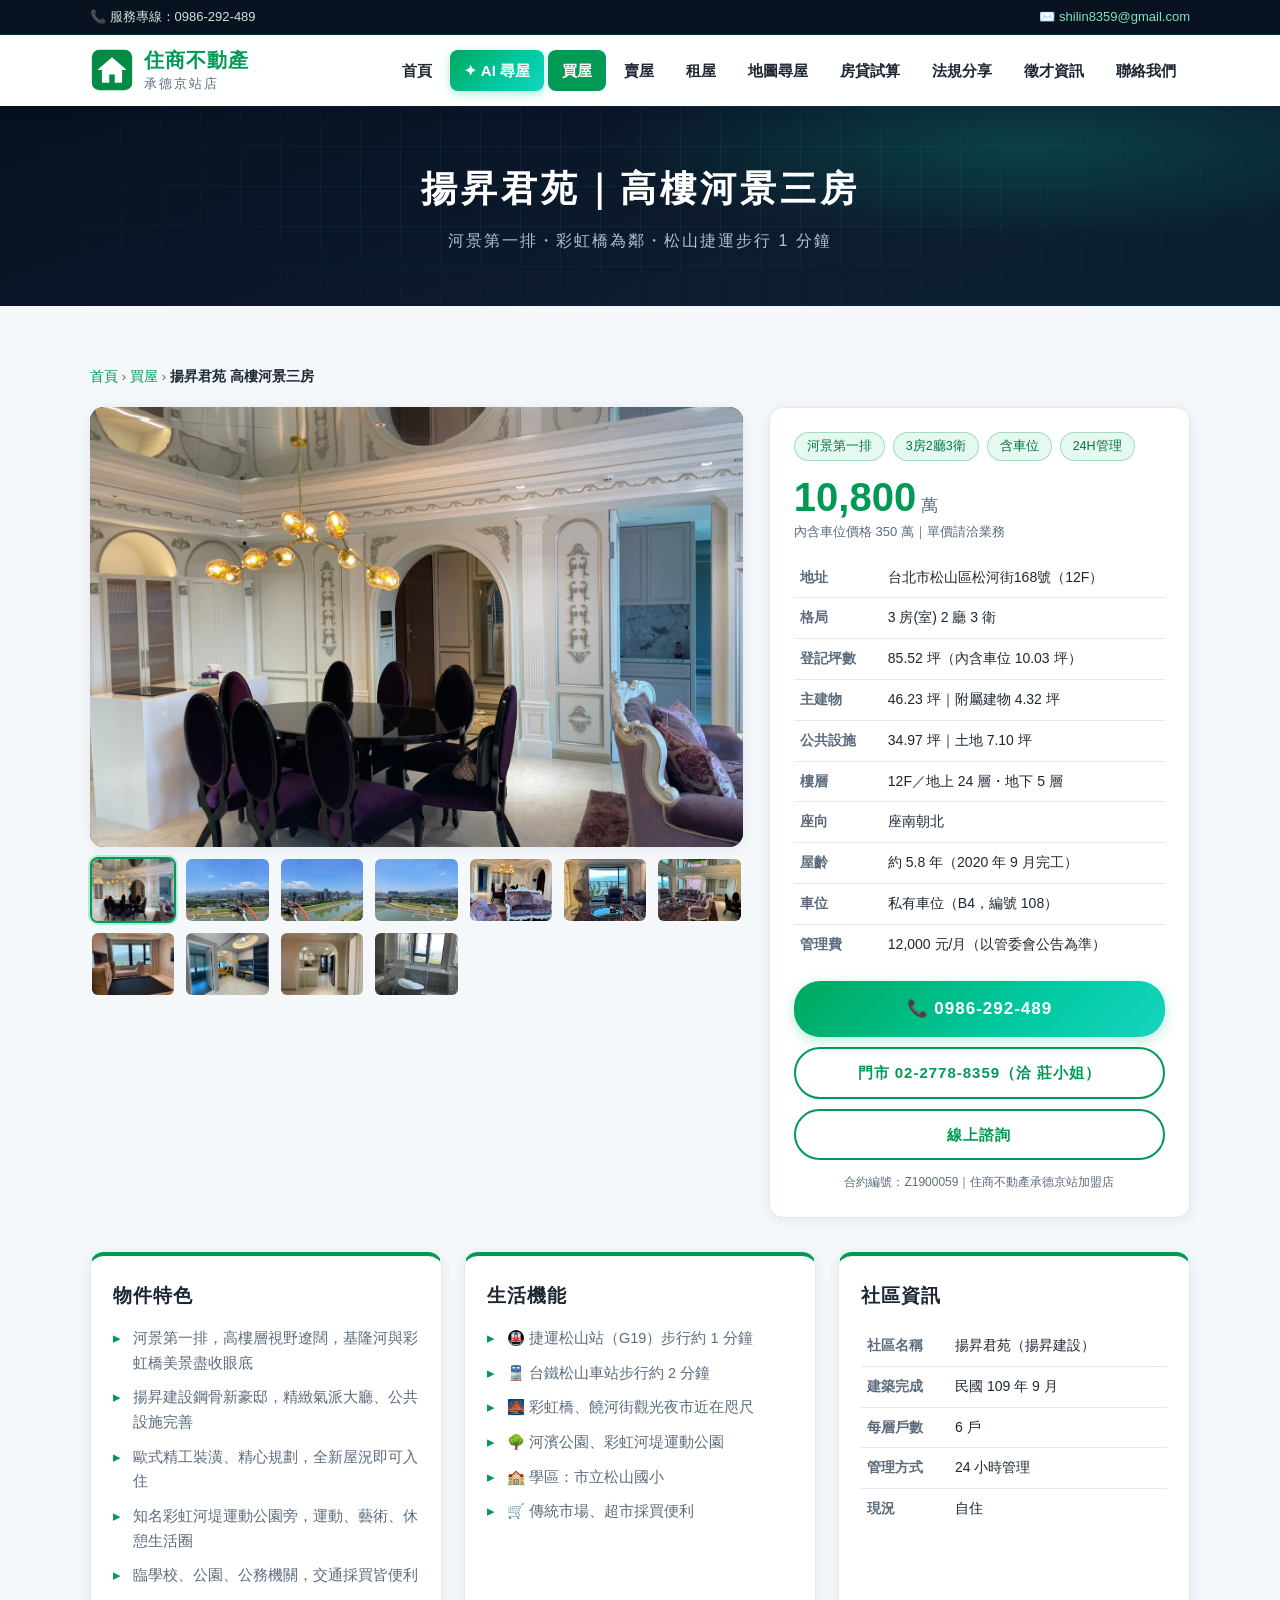
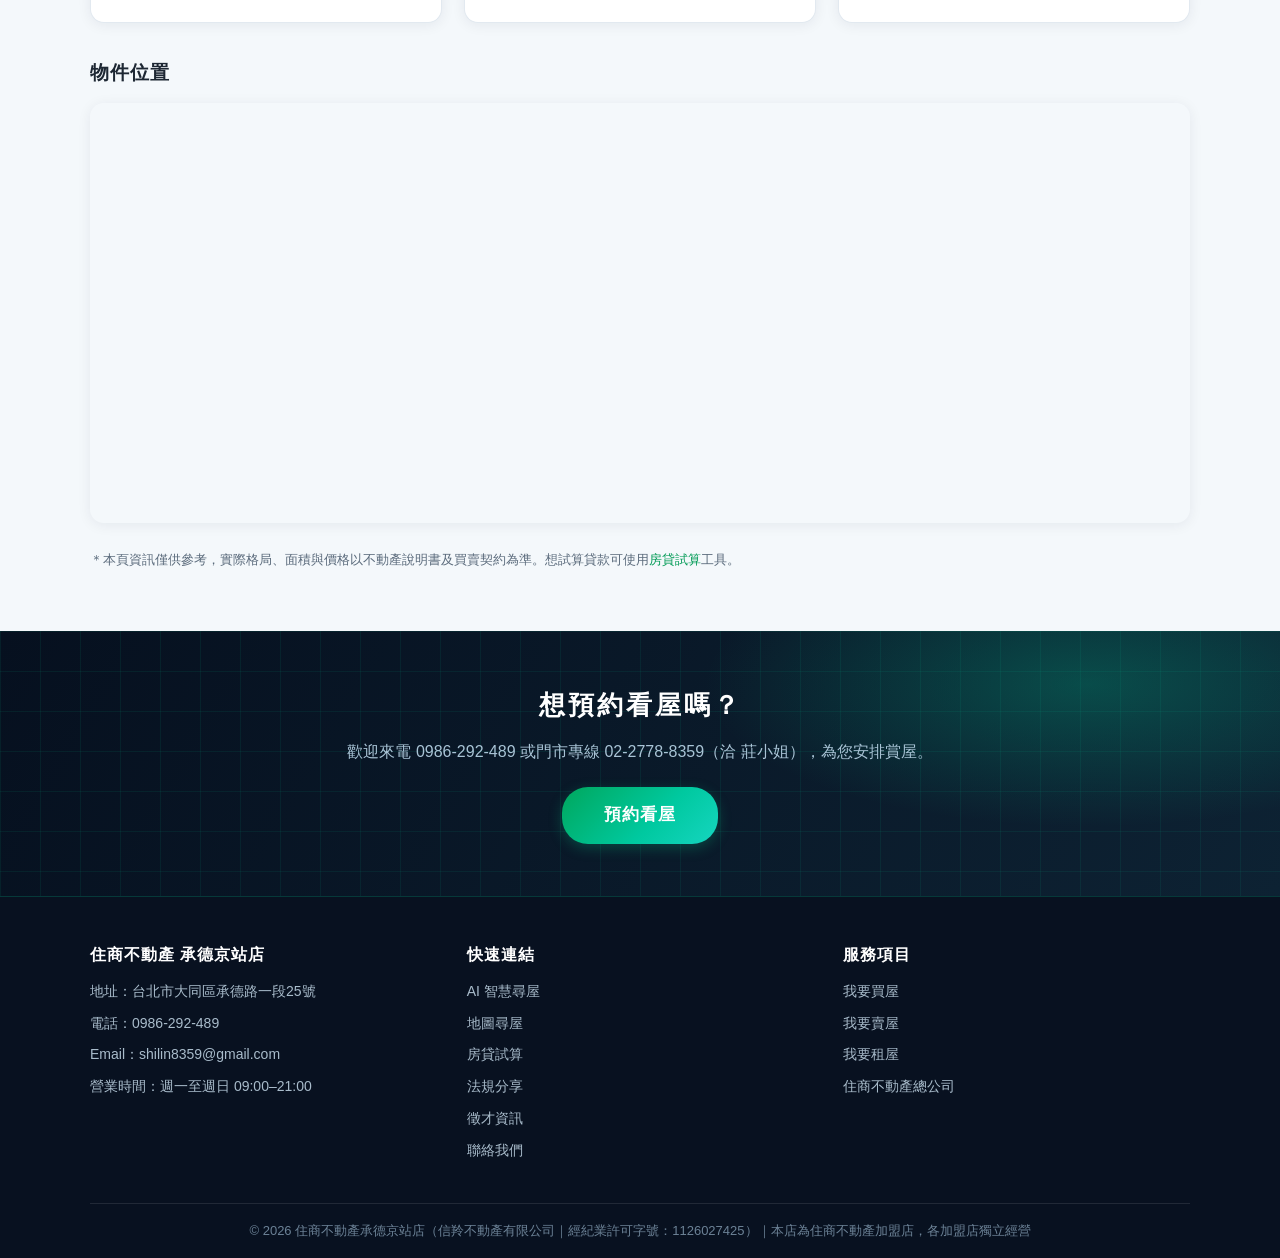
<file: yangsheng.html>
<!DOCTYPE html>
<html lang="zh-Hant-TW">
<head>
<meta charset="UTF-8">
<meta name="viewport" content="width=device-width, initial-scale=1.0">
<title>揚昇君苑 高樓河景三房｜松山區松河街 權狀85坪 售10,800萬｜住商不動產承德京站店</title>
<meta name="description" content="揚昇君苑高樓河景美三房，台北市松山區松河街168號，權狀85.52坪、3房2廳3衛含車位，售價10,800萬。河景第一排、彩虹橋為鄰，松山捷運站步行1分鐘。住商不動產承德京站店 0986-292-489。">
<link rel="canonical" href="https://shilin8359-house.github.io/yangsheng.html">
<link rel="icon" type="image/svg+xml" href="favicon.svg">
<meta property="og:type" content="website">
<meta property="og:site_name" content="住商不動產承德京站店">
<meta property="og:locale" content="zh_TW">
<meta property="og:title" content="揚昇君苑 高樓河景三房｜權狀85坪 售10,800萬">
<meta property="og:description" content="河景第一排、彩虹橋為鄰。松山區松河街168號，權狀85.52坪、3房2廳3衛含車位，松山捷運站步行1分鐘。">
<meta property="og:url" content="https://shilin8359-house.github.io/yangsheng.html">
<meta property="og:image" content="https://shilin8359-house.github.io/img/%E6%8F%9A%E5%8D%87/%E5%B0%81%E9%9D%A2.png">
<meta name="twitter:card" content="summary_large_image">
<link rel="stylesheet" href="css/style.css">
<script type="application/ld+json">
{
  "@context": "https://schema.org",
  "@type": "RealEstateListing",
  "name": "揚昇君苑 高樓河景三房",
  "url": "https://shilin8359-house.github.io/yangsheng.html",
  "datePosted": "2026-07-13",
  "image": [
    "https://shilin8359-house.github.io/img/%E6%8F%9A%E5%8D%87/S__15515765_0.jpg",
    "https://shilin8359-house.github.io/img/%E6%8F%9A%E5%8D%87/S__15515759.jpg",
    "https://shilin8359-house.github.io/img/%E6%8F%9A%E5%8D%87/S__15515764_0.jpg"
  ],
  "about": {
    "@type": "Apartment",
    "name": "揚昇君苑",
    "numberOfRooms": 3,
    "numberOfBathroomsTotal": 3,
    "floorLevel": "12",
    "floorSize": { "@type": "QuantitativeValue", "value": 85.52, "unitText": "坪" },
    "yearBuilt": 2020,
    "address": {
      "@type": "PostalAddress",
      "streetAddress": "松河街168號",
      "addressLocality": "松山區",
      "addressRegion": "台北市",
      "postalCode": "105",
      "addressCountry": "TW"
    },
    "geo": { "@type": "GeoCoordinates", "latitude": 25.0516, "longitude": 121.5734 }
  },
  "offers": {
    "@type": "Offer",
    "price": "108000000",
    "priceCurrency": "TWD",
    "availability": "https://schema.org/InStock",
    "seller": {
      "@type": "RealEstateAgent",
      "name": "住商不動產承德京站店",
      "telephone": "+886-911-107-769"
    }
  }
}
</script>
<script type="application/ld+json">
{
  "@context": "https://schema.org",
  "@type": "BreadcrumbList",
  "itemListElement": [
    { "@type": "ListItem", "position": 1, "name": "首頁", "item": "https://shilin8359-house.github.io/" },
    { "@type": "ListItem", "position": 2, "name": "買屋", "item": "https://shilin8359-house.github.io/buy.html" },
    { "@type": "ListItem", "position": 3, "name": "揚昇君苑", "item": "https://shilin8359-house.github.io/yangsheng.html" }
  ]
}
</script>
</head>
<body>

<div class="topbar">
  <div class="container">
    <span>📞 服務專線：0986-292-489</span>
    <span>✉️ <a href="mailto:shilin8359@gmail.com">shilin8359@gmail.com</a></span>
  </div>
</div>

<header class="site-header">
  <div class="header-inner">
    <a class="logo" href="index.html">
      <svg width="44" height="44" viewBox="0 0 48 48" aria-hidden="true">
        <rect x="2" y="2" width="44" height="44" rx="8" fill="#008c46"/>
        <path d="M24 10 L40 24 H35 V38 H27 V29 H21 V38 H13 V24 H8 Z" fill="#fff"/>
      </svg>
      <span class="logo-text">
        <span class="brand-name">住商不動產</span><br>
        <span class="store-name">承德京站店</span>
      </span>
    </a>
    <button class="nav-toggle" aria-label="選單">☰</button>
    <nav class="main-nav">
      <ul>
        <li><a href="index.html">首頁</a></li>
        <li><a href="index.html#ai-search" class="nav-ai">AI 尋屋</a></li>
        <li><a href="buy.html" class="active">買屋</a></li>
        <li><a href="sell.html">賣屋</a></li>
        <li><a href="rent.html">租屋</a></li>
        <li><a href="map.html">地圖尋屋</a></li>
        <li><a href="loan.html">房貸試算</a></li>
        <li><a href="law.html">法規分享</a></li>
        <li><a href="recruit.html">徵才資訊</a></li>
        <li><a href="contact.html">聯絡我們</a></li>
      </ul>
    </nav>
  </div>
</header>

<div class="page-hero">
  <h1>揚昇君苑｜高樓河景三房</h1>
  <p>河景第一排・彩虹橋為鄰・松山捷運步行 1 分鐘</p>
</div>

<section class="block">
  <div class="container">

    <nav class="breadcrumb" aria-label="breadcrumb">
      <a href="index.html">首頁</a> › <a href="buy.html">買屋</a> › <span>揚昇君苑 高樓河景三房</span>
    </nav>

    <div class="prop-layout">

      <!-- 相簿 -->
      <div class="prop-gallery">
        <div class="g-main">
          <img id="g-main-img" src="img/揚升/S__15515765_0.jpg" alt="揚昇君苑客廳落地窗河景與吊椅一隅">
        </div>
        <div class="g-thumbs" id="g-thumbs">
          <button type="button" class="active" data-src="img/揚升/S__15515765_0.jpg"><img src="img/揚升/S__15515765_0.jpg" alt="客廳落地窗河景與吊椅一隅" loading="lazy"></button>
          <button type="button" data-src="img/揚升/S__15515759.jpg"><img src="img/揚升/S__15515759.jpg" alt="高樓層河景視野，彩虹橋與基隆河" loading="lazy"></button>
          <button type="button" data-src="img/揚升/S__15515761_0.jpg"><img src="img/揚升/S__15515761_0.jpg" alt="河堤第一排水岸景觀" loading="lazy"></button>
          <button type="button" data-src="img/揚升/S__15515762_0.jpg"><img src="img/揚升/S__15515762_0.jpg" alt="基隆河水岸與河濱公園視野" loading="lazy"></button>
          <button type="button" data-src="img/揚升/S__15515764_0.jpg"><img src="img/揚升/S__15515764_0.jpg" alt="客廳歐式精工裝潢與餐廳" loading="lazy"></button>
          <button type="button" data-src="img/揚升/S__15515766_0.jpg"><img src="img/揚升/S__15515766_0.jpg" alt="客廳觀景窗視野" loading="lazy"></button>
          <button type="button" data-src="img/揚升/S__15515769_0.jpg"><img src="img/揚升/S__15515769_0.jpg" alt="客廳全景與和室空間" loading="lazy"></button>
          <button type="button" data-src="img/揚升/S__15515767_0.jpg"><img src="img/揚升/S__15515767_0.jpg" alt="臥室觀景窗與臥榻" loading="lazy"></button>
          <button type="button" data-src="img/揚升/S__15515771_0.jpg"><img src="img/揚升/S__15515771_0.jpg" alt="兒童房與衛浴" loading="lazy"></button>
          <button type="button" data-src="img/揚升/S__15515770_0.jpg"><img src="img/揚升/S__15515770_0.jpg" alt="廚房與玻璃拉門" loading="lazy"></button>
          <button type="button" data-src="img/揚升/S__15515768_0.jpg"><img src="img/揚升/S__15515768_0.jpg" alt="開窗衛浴附浴缸，具河景視野" loading="lazy"></button>
        </div>
      </div>

      <!-- 重點資訊 -->
      <aside class="prop-info">
        <div class="p-badges">
          <span>河景第一排</span><span>3房2廳3衛</span><span>含車位</span><span>24H管理</span>
        </div>
        <div class="p-price">10,800<small> 萬</small></div>
        <div class="p-price-note">內含車位價格 350 萬｜單價請洽業務</div>

        <table class="p-facts">
          <tr><th>地址</th><td>台北市松山區松河街168號（12F）</td></tr>
          <tr><th>格局</th><td>3 房(室) 2 廳 3 衛</td></tr>
          <tr><th>登記坪數</th><td>85.52 坪（內含車位 10.03 坪）</td></tr>
          <tr><th>主建物</th><td>46.23 坪｜附屬建物 4.32 坪</td></tr>
          <tr><th>公共設施</th><td>34.97 坪｜土地 7.10 坪</td></tr>
          <tr><th>樓層</th><td>12F／地上 24 層・地下 5 層</td></tr>
          <tr><th>座向</th><td>座南朝北</td></tr>
          <tr><th>屋齡</th><td>約 5.8 年（2020 年 9 月完工）</td></tr>
          <tr><th>車位</th><td>私有車位（B4，編號 108）</td></tr>
          <tr><th>管理費</th><td>12,000 元/月（以管委會公告為準）</td></tr>
        </table>

        <div class="p-cta">
          <a class="btn big" href="tel:0911107769">📞 0986-292-489</a>
          <a class="btn outline" href="tel:0227788359">門市 02-2778-8359（洽 莊小姐）</a>
          <a class="btn outline" href="contact.html">線上諮詢</a>
        </div>
        <div class="p-ref">合約編號：Z1900059｜住商不動產承德京站加盟店</div>
      </aside>
    </div>

    <!-- 物件特色 -->
    <div class="prop-detail">
      <div class="pd-card">
        <h2>物件特色</h2>
        <ul class="pd-list">
          <li>河景第一排，高樓層視野遼闊，基隆河與彩虹橋美景盡收眼底</li>
          <li>揚昇建設鋼骨新豪邸，精緻氣派大廳、公共設施完善</li>
          <li>歐式精工裝潢、精心規劃，全新屋況即可入住</li>
          <li>知名彩虹河堤運動公園旁，運動、藝術、休憩生活圈</li>
          <li>臨學校、公園、公務機關，交通採買皆便利</li>
        </ul>
      </div>
      <div class="pd-card">
        <h2>生活機能</h2>
        <ul class="pd-list">
          <li>🚇 捷運松山站（G19）步行約 1 分鐘</li>
          <li>🚆 台鐵松山車站步行約 2 分鐘</li>
          <li>🌉 彩虹橋、饒河街觀光夜市近在咫尺</li>
          <li>🌳 河濱公園、彩虹河堤運動公園</li>
          <li>🏫 學區：市立松山國小</li>
          <li>🛒 傳統市場、超市採買便利</li>
        </ul>
      </div>
      <div class="pd-card">
        <h2>社區資訊</h2>
        <table class="p-facts">
          <tr><th>社區名稱</th><td>揚昇君苑（揚昇建設）</td></tr>
          <tr><th>建築完成</th><td>民國 109 年 9 月</td></tr>
          <tr><th>每層戶數</th><td>6 戶</td></tr>
          <tr><th>管理方式</th><td>24 小時管理</td></tr>
          <tr><th>現況</th><td>自住</td></tr>
        </table>
      </div>
    </div>

    <!-- 位置地圖 -->
    <div class="prop-map">
      <h2>物件位置</h2>
      <iframe class="store-map-embed" src="https://www.google.com/maps?q=%E5%8F%B0%E5%8C%97%E5%B8%82%E6%9D%BE%E5%B1%B1%E5%8D%80%E6%9D%BE%E6%B2%B3%E8%A1%97168%E8%99%9F&output=embed&z=16" loading="lazy" title="揚昇君苑位置地圖" referrerpolicy="no-referrer-when-downgrade"></iframe>
    </div>

    <p class="loan-note" style="margin-top:18px;">
      ＊本頁資訊僅供參考，實際格局、面積與價格以不動產說明書及買賣契約為準。想試算貸款可使用<a href="loan.html">房貸試算</a>工具。
    </p>
  </div>
</section>

<div class="cta-band">
  <h2>想預約看屋嗎？</h2>
  <p>歡迎來電 0986-292-489 或門市專線 02-2778-8359（洽 莊小姐），為您安排賞屋。</p>
  <a class="btn big" href="contact.html">預約看屋</a>
</div>

<footer class="site-footer">
  <div class="container">
    <div class="footer-grid">
      <div>
        <h4>住商不動產 承德京站店</h4>
        <ul>
          <li>地址：台北市大同區承德路一段25號</li>
          <li>電話：0986-292-489</li>
          <li>Email：<a href="mailto:shilin8359@gmail.com">shilin8359@gmail.com</a></li>
          <li>營業時間：週一至週日 09:00–21:00</li>
        </ul>
      </div>
      <div>
        <h4>快速連結</h4>
        <ul>
          <li><a href="index.html#ai-search">AI 智慧尋屋</a></li>
          <li><a href="map.html">地圖尋屋</a></li>
          <li><a href="loan.html">房貸試算</a></li>
          <li><a href="law.html">法規分享</a></li>
          <li><a href="recruit.html">徵才資訊</a></li>
          <li><a href="contact.html">聯絡我們</a></li>
        </ul>
      </div>
      <div>
        <h4>服務項目</h4>
        <ul>
          <li><a href="buy.html">我要買屋</a></li>
          <li><a href="sell.html">我要賣屋</a></li>
          <li><a href="rent.html">我要租屋</a></li>
          <li><a href="https://www.hbhousing.com.tw/" target="_blank" rel="noopener">住商不動產總公司</a></li>
        </ul>
      </div>
    </div>
    <div class="footer-bottom">
      © 2026 住商不動產承德京站店（信羚不動產有限公司｜經紀業許可字號：1126027425）｜本店為住商不動產加盟店，各加盟店獨立經營
    </div>
  </div>
</footer>

<script src="js/main.js"></script>
<script>
document.addEventListener('DOMContentLoaded', function () {
  var mainImg = document.getElementById('g-main-img');
  var thumbs = document.getElementById('g-thumbs');
  thumbs.addEventListener('click', function (e) {
    var btn = e.target.closest('button');
    if (!btn) return;
    mainImg.src = btn.getAttribute('data-src');
    mainImg.alt = btn.querySelector('img').alt;
    thumbs.querySelectorAll('button').forEach(function (b) { b.classList.remove('active'); });
    btn.classList.add('active');
  });
});
</script>
</body>
</html>
</file>
<file: css/style.css>
/* ============================================
   住商不動產 承德京站店 — 網站共用樣式
   （科技感視覺 × AI 智慧尋屋）
   ============================================ */
:root {
  --brand: #009a55;          /* 住商品牌綠（微調亮度） */
  --brand-dark: #00743c;
  --brand-light: #2fd189;
  --brand-pale: #e6f9f0;
  --tech: #00d69c;           /* 科技青綠 */
  --tech-cyan: #37e6ff;
  --grad: linear-gradient(135deg, #00a75d 0%, #00c9a0 60%, #16d5c0 100%);
  --navy: #081120;           /* 深色科技底 */
  --navy-2: #0d1b2e;
  --navy-3: #12233a;
  --ink: #1d2733;
  --ink-light: #5b6b7c;
  --line: #e2e9f0;
  --bg: #f4f8fb;
  --white: #ffffff;
  --green: #2e8b57;
  --radius: 14px;
  --shadow: 0 2px 14px rgba(10, 30, 60, .07);
  --shadow-hover: 0 10px 28px rgba(10, 30, 60, .14);
  --glow: 0 6px 20px rgba(0, 190, 130, .35);
}

* { margin: 0; padding: 0; box-sizing: border-box; }

html { scroll-behavior: smooth; }

body {
  font-family: "Microsoft JhengHei", "PingFang TC", "Noto Sans TC", sans-serif;
  color: var(--ink);
  background: var(--bg);
  line-height: 1.7;
}

::selection { background: rgba(0, 214, 156, .3); }

img { max-width: 100%; display: block; }
a { color: var(--brand); text-decoration: none; }
a:hover { color: var(--brand-dark); }

.container { max-width: 1140px; margin: 0 auto; padding: 0 20px; }

/* ---------- 頂部資訊列 ---------- */
.topbar {
  background: var(--navy);
  color: #cfe3dc;
  font-size: 13px;
  padding: 6px 0;
  border-bottom: 1px solid rgba(0, 214, 156, .18);
}
.topbar .container {
  display: flex;
  justify-content: space-between;
  flex-wrap: wrap;
  gap: 8px;
}
.topbar a { color: #7be6bd; }
.topbar a:hover { color: #fff; }

/* ---------- 主導覽 ---------- */
header.site-header {
  background: rgba(255, 255, 255, .88);
  backdrop-filter: blur(12px);
  -webkit-backdrop-filter: blur(12px);
  box-shadow: var(--shadow);
  position: sticky;
  top: 0;
  z-index: 100;
}
.header-inner {
  display: flex;
  align-items: center;
  justify-content: space-between;
  padding: 12px 20px;
  max-width: 1140px;
  margin: 0 auto;
}
.logo {
  display: flex;
  align-items: center;
  gap: 10px;
}
.logo svg { flex-shrink: 0; }
.logo .logo-text { line-height: 1.3; }
.logo .brand-name {
  font-size: 20px;
  font-weight: 700;
  color: var(--brand);
  letter-spacing: 1px;
}
.logo .store-name {
  font-size: 13px;
  color: var(--ink-light);
  letter-spacing: 2px;
}

nav.main-nav ul {
  display: flex;
  list-style: none;
  gap: 4px;
  flex-wrap: wrap;
  align-items: center;
}
nav.main-nav a {
  display: block;
  padding: 8px 14px;
  color: var(--ink);
  font-size: 15px;
  font-weight: 600;
  border-radius: 8px;
  transition: .2s;
}
nav.main-nav a:hover,
nav.main-nav a.active {
  background: var(--brand);
  color: #fff;
}
/* AI 尋屋導覽入口 */
nav.main-nav a.nav-ai {
  background: var(--grad);
  color: #fff;
  box-shadow: 0 3px 10px rgba(0, 190, 130, .3);
  position: relative;
}
nav.main-nav a.nav-ai::before { content: "✦ "; }
nav.main-nav a.nav-ai:hover {
  filter: brightness(1.08);
  box-shadow: var(--glow);
}

.nav-toggle {
  display: none;
  background: none;
  border: 2px solid var(--brand);
  color: var(--brand);
  font-size: 20px;
  padding: 4px 12px;
  border-radius: 8px;
  cursor: pointer;
}

/* ---------- Hero 主視覺（深色科技） ---------- */
.hero {
  position: relative;
  color: #fff;
  overflow: hidden;
  background:
    radial-gradient(ellipse 60% 50% at 78% 12%, rgba(0, 214, 156, .22), transparent 60%),
    radial-gradient(ellipse 50% 60% at 12% 85%, rgba(55, 160, 255, .16), transparent 60%),
    linear-gradient(160deg, #06101f 0%, var(--navy-2) 55%, #0a2033 100%);
}
/* 動態網格 */
.hero::before {
  content: "";
  position: absolute;
  inset: -44px 0 0;
  background-image:
    linear-gradient(rgba(0, 214, 156, .10) 1px, transparent 1px),
    linear-gradient(90deg, rgba(0, 214, 156, .10) 1px, transparent 1px);
  background-size: 44px 44px;
  -webkit-mask-image: radial-gradient(ellipse 75% 65% at 50% 38%, #000 20%, transparent 78%);
  mask-image: radial-gradient(ellipse 75% 65% at 50% 38%, #000 20%, transparent 78%);
  animation: grid-drift 16s linear infinite;
  pointer-events: none;
}
/* 漂浮光球 */
.hero::after {
  content: "";
  position: absolute;
  width: 420px;
  height: 420px;
  top: -120px;
  right: -80px;
  border-radius: 50%;
  background: radial-gradient(circle, rgba(0, 214, 156, .28), transparent 65%);
  filter: blur(10px);
  animation: orb-float 9s ease-in-out infinite alternate;
  pointer-events: none;
}
@keyframes grid-drift {
  to { transform: translateY(44px); }
}
@keyframes orb-float {
  from { transform: translate(0, 0) scale(1); }
  to   { transform: translate(-40px, 30px) scale(1.12); }
}
.hero-inner {
  position: relative;
  z-index: 1;
  max-width: 1140px;
  margin: 0 auto;
  padding: 64px 20px 90px;
  text-align: center;
}
.hero-badge {
  display: inline-flex;
  align-items: center;
  gap: 8px;
  font-size: 14px;
  font-weight: 700;
  letter-spacing: 2px;
  color: #6ff7c9;
  border: 1px solid rgba(0, 214, 156, .45);
  background: rgba(0, 214, 156, .10);
  border-radius: 999px;
  padding: 6px 18px;
  margin-bottom: 18px;
  box-shadow: 0 0 18px rgba(0, 214, 156, .18) inset;
}
.hero-badge .pulse {
  width: 8px;
  height: 8px;
  border-radius: 50%;
  background: var(--tech);
  box-shadow: 0 0 0 0 rgba(0, 214, 156, .7);
  animation: pulse-ring 2s infinite;
}
@keyframes pulse-ring {
  70% { box-shadow: 0 0 0 9px rgba(0, 214, 156, 0); }
  100% { box-shadow: 0 0 0 0 rgba(0, 214, 156, 0); }
}
.hero h1 {
  font-size: clamp(28px, 5vw, 46px);
  letter-spacing: 4px;
  margin-bottom: 12px;
  text-shadow: 0 2px 14px rgba(0, 0, 0, .35);
}
.hero h1 .grad-text {
  background: linear-gradient(90deg, #4ef0b6, #37e6ff);
  -webkit-background-clip: text;
  background-clip: text;
  color: transparent;
}
.hero p.slogan {
  font-size: clamp(15px, 2.5vw, 19px);
  letter-spacing: 3px;
  color: #b8cfe0;
  margin-bottom: 34px;
}
.hero .skyline {
  position: absolute;
  bottom: 0;
  left: 0;
  width: 100%;
  opacity: .5;
  pointer-events: none;
}
.hero-features {
  display: flex;
  justify-content: center;
  gap: 14px;
  flex-wrap: wrap;
  margin-top: 26px;
  position: relative;
  z-index: 1;
}
.hero-features span {
  font-size: 13px;
  letter-spacing: 1px;
  color: #9fd8c2;
  border: 1px solid rgba(255, 255, 255, .14);
  background: rgba(255, 255, 255, .05);
  border-radius: 999px;
  padding: 6px 16px;
  backdrop-filter: blur(6px);
}

/* ---------- 首頁放射狀導覽（Hub） ---------- */
.hub-hero {
  position: relative;
  overflow: hidden;
  color: #fff;
  background:
    radial-gradient(ellipse 55% 45% at 50% 42%, rgba(0, 214, 156, .16), transparent 65%),
    radial-gradient(ellipse 45% 55% at 85% 10%, rgba(55, 160, 255, .12), transparent 60%),
    radial-gradient(ellipse 45% 55% at 10% 90%, rgba(0, 214, 156, .10), transparent 60%),
    linear-gradient(160deg, #050e1c 0%, var(--navy-2) 55%, #0a2033 100%);
}
.hub-hero::before {
  content: "";
  position: absolute;
  inset: -44px 0 0;
  background-image:
    linear-gradient(rgba(0, 214, 156, .09) 1px, transparent 1px),
    linear-gradient(90deg, rgba(0, 214, 156, .09) 1px, transparent 1px);
  background-size: 44px 44px;
  -webkit-mask-image: radial-gradient(ellipse 80% 75% at 50% 45%, #000 15%, transparent 80%);
  mask-image: radial-gradient(ellipse 80% 75% at 50% 45%, #000 15%, transparent 80%);
  animation: grid-drift 16s linear infinite;
  pointer-events: none;
}
/* 漂浮粒子 */
.hub-hero .p {
  position: absolute;
  width: 6px;
  height: 6px;
  border-radius: 50%;
  background: rgba(0, 214, 156, .7);
  box-shadow: 0 0 10px rgba(0, 214, 156, .8);
  animation: p-float 12s ease-in-out infinite;
  pointer-events: none;
}
.hub-hero .p:nth-child(1) { left: 12%; top: 22%; animation-delay: 0s; }
.hub-hero .p:nth-child(2) { left: 85%; top: 30%; animation-delay: -3s; width: 4px; height: 4px; }
.hub-hero .p:nth-child(3) { left: 25%; top: 78%; animation-delay: -6s; width: 5px; height: 5px; }
.hub-hero .p:nth-child(4) { left: 70%; top: 82%; animation-delay: -9s; }
.hub-hero .p:nth-child(5) { left: 50%; top: 10%; animation-delay: -4s; width: 4px; height: 4px; background: rgba(55, 230, 255, .7); box-shadow: 0 0 10px rgba(55, 230, 255, .8); }
.hub-hero .p:nth-child(6) { left: 92%; top: 62%; animation-delay: -7s; width: 5px; height: 5px; background: rgba(55, 230, 255, .6); box-shadow: 0 0 10px rgba(55, 230, 255, .7); }
@keyframes p-float {
  0%, 100% { transform: translate(0, 0); opacity: .8; }
  25% { transform: translate(18px, -26px); opacity: .4; }
  50% { transform: translate(-12px, -44px); opacity: .9; }
  75% { transform: translate(-24px, -14px); opacity: .5; }
}

.hub-stage {
  position: relative;
  max-width: 1080px;
  height: min(86vh, 700px);
  min-height: 580px;
  margin: 0 auto;
  z-index: 1;
}
.hub-lines {
  position: absolute;
  inset: 0;
  width: 100%;
  height: 100%;
  pointer-events: none;
}
.hub-lines line {
  stroke: rgba(0, 214, 156, .38);
  stroke-width: 1.5;
  stroke-dasharray: 3 7;
  vector-effect: non-scaling-stroke;
  animation: line-flow 1.6s linear infinite;
}
@keyframes line-flow {
  to { stroke-dashoffset: -10; }
}

/* 中心圓 */
.hub-center {
  position: absolute;
  left: 50%;
  top: 50%;
  transform: translate(-50%, -50%);
  width: 240px;
  height: 240px;
  border-radius: 50%;
  display: flex;
  flex-direction: column;
  align-items: center;
  justify-content: center;
  text-align: center;
  background:
    radial-gradient(circle at 35% 30%, rgba(0, 214, 156, .22), transparent 60%),
    radial-gradient(circle, rgba(9, 22, 40, .95), rgba(13, 30, 50, .9));
  border: 1px solid rgba(0, 214, 156, .5);
  box-shadow:
    0 0 44px rgba(0, 214, 156, .28),
    0 0 0 18px rgba(0, 214, 156, .05),
    0 0 0 38px rgba(0, 214, 156, .025);
  z-index: 2;
}
/* 旋轉光環 */
.hub-center::before {
  content: "";
  position: absolute;
  inset: -10px;
  border-radius: 50%;
  background: conic-gradient(from 0deg, transparent 0 70%, rgba(0, 214, 156, .9) 82%, rgba(55, 230, 255, .9) 90%, transparent 100%);
  -webkit-mask: radial-gradient(farthest-side, transparent calc(100% - 3px), #000 calc(100% - 2px));
  mask: radial-gradient(farthest-side, transparent calc(100% - 3px), #000 calc(100% - 2px));
  animation: ring-spin 6s linear infinite;
}
.hub-center::after {
  content: "";
  position: absolute;
  inset: -28px;
  border-radius: 50%;
  border: 1px dashed rgba(0, 214, 156, .25);
  animation: ring-spin 30s linear infinite reverse;
}
@keyframes ring-spin {
  to { transform: rotate(360deg); }
}
.hub-center .c-brand {
  font-size: 26px;
  font-weight: 700;
  letter-spacing: 3px;
  background: linear-gradient(90deg, #eafff6, #7be6bd);
  -webkit-background-clip: text;
  background-clip: text;
  color: transparent;
}
.hub-center .c-store {
  font-size: 18px;
  letter-spacing: 5px;
  color: #b8cfe0;
  margin-top: 4px;
}
.hub-center .c-slogan {
  font-size: 12px;
  letter-spacing: 3px;
  color: #5ee8ae;
  margin-top: 10px;
  border-top: 1px solid rgba(0, 214, 156, .3);
  padding-top: 8px;
}

/* 分支節點 */
.hub-nodes {
  position: absolute;
  inset: 0;
  pointer-events: none;
}
.hub-node {
  position: absolute;
  left: var(--x);
  top: var(--y);
  transform: translate(-50%, -50%);
  pointer-events: auto;
  width: 116px;
  height: 116px;
  border-radius: 50%;
  display: flex;
  flex-direction: column;
  align-items: center;
  justify-content: center;
  gap: 4px;
  text-align: center;
  background: rgba(10, 24, 42, .82);
  border: 1px solid rgba(0, 214, 156, .35);
  box-shadow: 0 6px 20px rgba(0, 0, 0, .4), 0 0 14px rgba(0, 214, 156, .10);
  backdrop-filter: blur(8px);
  -webkit-backdrop-filter: blur(8px);
  color: #dcefe8;
  transition: .25s;
  z-index: 3;
}
.hub-node .n-icon { font-size: 26px; line-height: 1; }
.hub-node .n-label {
  font-size: 13.5px;
  font-weight: 700;
  letter-spacing: 1px;
  color: #dcefe8;
}
.hub-node .n-sub {
  font-size: 10px;
  letter-spacing: 1px;
  color: #6c8ea0;
}
.hub-node:hover {
  transform: translate(-50%, -50%) scale(1.12);
  border-color: var(--tech);
  box-shadow: 0 10px 30px rgba(0, 0, 0, .5), 0 0 26px rgba(0, 214, 156, .45);
  color: #fff;
}
.hub-node.ai {
  background: linear-gradient(160deg, rgba(0, 130, 90, .9), rgba(0, 90, 70, .85));
  border-color: rgba(0, 230, 170, .8);
  box-shadow: 0 6px 24px rgba(0, 0, 0, .4), 0 0 26px rgba(0, 214, 156, .4);
}
.hub-node.ai .n-label { color: #fff; }
.hub-node.ai .n-sub { color: #9df3d2; }

/* 往下捲提示 */
.hub-scroll-hint {
  position: relative;
  z-index: 2;
  display: block;
  text-align: center;
  padding: 6px 0 24px;
  font-size: 12.5px;
  letter-spacing: 2px;
  color: #7be6bd;
  animation: hint-bob 2.2s ease-in-out infinite;
  white-space: nowrap;
}
.hub-scroll-hint:hover { color: #fff; }
@keyframes hint-bob {
  0%, 100% { transform: translateY(0); }
  50% { transform: translateY(6px); }
}

/* AI 區（延續深色背景） */
.ai-section {
  background:
    radial-gradient(ellipse 50% 60% at 15% 20%, rgba(0, 214, 156, .10), transparent 60%),
    linear-gradient(180deg, #0a2033, #06101f);
  padding: 64px 0 70px;
}
.ai-section .section-title h2 { color: #eafff6; }
.ai-section .section-title p { color: #8fa8ba; }
.ai-section .seo-note {
  max-width: 760px;
  margin: 34px auto 0;
  font-size: 13.5px;
  line-height: 1.9;
  color: #7d95a8;
  text-align: center;
}
.ai-section .seo-note a { color: #5ee8ae; }
.ai-section .seo-note a:hover { color: #fff; }

@media (max-width: 720px) {
  .hub-stage {
    height: auto;
    min-height: 0;
    display: flex;
    flex-direction: column;
    align-items: center;
    padding: 44px 18px 30px;
  }
  .hub-lines { display: none; }
  .hub-center {
    position: static;
    transform: none;
    width: 210px;
    height: 210px;
  }
  .hub-nodes {
    position: static;
    display: grid;
    grid-template-columns: repeat(2, 1fr);
    gap: 12px;
    width: 100%;
    margin-top: 40px;
  }
  .hub-node {
    position: static;
    transform: none;
    width: auto;
    height: auto;
    border-radius: 16px;
    flex-direction: row;
    justify-content: flex-start;
    gap: 10px;
    padding: 14px 16px;
  }
  .hub-node:hover { transform: none; }
  .hub-node .n-sub { display: none; }
  .hub-scroll-hint { display: none; }
}
@media (prefers-reduced-motion: reduce) {
  .hub-hero::before, .hub-hero .p,
  .hub-center::before, .hub-center::after,
  .hub-lines line, .hub-scroll-hint { animation: none; }
}

/* ---------- AI 智慧尋屋面板 ---------- */
.ai-panel {
  scroll-margin-top: 110px;
  max-width: 760px;
  margin: 0 auto;
  text-align: left;
  background: rgba(9, 20, 36, .82);
  border: 1px solid rgba(0, 214, 156, .30);
  border-radius: 18px;
  box-shadow: 0 18px 50px rgba(0, 0, 0, .45), 0 0 0 1px rgba(255, 255, 255, .03) inset, 0 0 34px rgba(0, 214, 156, .10);
  backdrop-filter: blur(14px);
  -webkit-backdrop-filter: blur(14px);
  overflow: hidden;
}
.ai-head {
  display: flex;
  align-items: center;
  gap: 12px;
  padding: 14px 20px;
  border-bottom: 1px solid rgba(255, 255, 255, .08);
  background: linear-gradient(90deg, rgba(0, 214, 156, .10), transparent 70%);
}
.ai-orb {
  width: 34px;
  height: 34px;
  border-radius: 50%;
  flex-shrink: 0;
  background:
    radial-gradient(circle at 32% 30%, #8dffd9, #00d69c 45%, #0a7a58 100%);
  box-shadow: 0 0 16px rgba(0, 214, 156, .7);
  animation: orb-breathe 3s ease-in-out infinite;
}
@keyframes orb-breathe {
  0%, 100% { box-shadow: 0 0 10px rgba(0, 214, 156, .5); transform: scale(1); }
  50% { box-shadow: 0 0 22px rgba(0, 214, 156, .9); transform: scale(1.06); }
}
.ai-title {
  font-size: 16px;
  font-weight: 700;
  color: #eafff6;
  letter-spacing: 1px;
  flex: 1;
}
.ai-title .beta {
  font-size: 10px;
  font-weight: 700;
  letter-spacing: 1px;
  color: #06131f;
  background: linear-gradient(90deg, #4ef0b6, #37e6ff);
  border-radius: 6px;
  padding: 2px 7px;
  margin-left: 8px;
  vertical-align: 2px;
}
.ai-status {
  font-size: 12px;
  color: #5ee8ae;
  letter-spacing: 1px;
  white-space: nowrap;
}
.ai-log {
  max-height: 320px;
  min-height: 120px;
  overflow-y: auto;
  padding: 18px 20px 8px;
  display: flex;
  flex-direction: column;
  gap: 12px;
  scrollbar-width: thin;
  scrollbar-color: rgba(0, 214, 156, .4) transparent;
}
.ai-msg {
  max-width: 88%;
  font-size: 14.5px;
  line-height: 1.65;
  padding: 10px 15px;
  border-radius: 14px;
  animation: msg-in .3s ease both;
}
@keyframes msg-in {
  from { opacity: 0; transform: translateY(8px); }
  to   { opacity: 1; transform: translateY(0); }
}
.ai-msg.bot {
  align-self: flex-start;
  background: rgba(255, 255, 255, .07);
  border: 1px solid rgba(0, 214, 156, .22);
  color: #dcefe8;
  border-bottom-left-radius: 4px;
}
.ai-msg.user {
  align-self: flex-end;
  background: var(--grad);
  color: #04231a;
  font-weight: 600;
  border-bottom-right-radius: 4px;
}
.ai-msg.typing {
  display: inline-flex;
  gap: 5px;
  align-items: center;
  padding: 13px 16px;
}
.ai-msg.typing i {
  width: 7px;
  height: 7px;
  border-radius: 50%;
  background: #5ee8ae;
  animation: dot-bounce 1.2s infinite;
}
.ai-msg.typing i:nth-child(2) { animation-delay: .15s; }
.ai-msg.typing i:nth-child(3) { animation-delay: .3s; }
@keyframes dot-bounce {
  0%, 60%, 100% { transform: translateY(0); opacity: .5; }
  30% { transform: translateY(-5px); opacity: 1; }
}
/* 聊天內物件結果卡 */
.ai-results {
  align-self: stretch;
  display: grid;
  grid-template-columns: repeat(auto-fill, minmax(210px, 1fr));
  gap: 10px;
  animation: msg-in .35s ease both;
}
.ai-result {
  display: block;
  background: rgba(255, 255, 255, .06);
  border: 1px solid rgba(255, 255, 255, .12);
  border-radius: 12px;
  padding: 12px 14px;
  transition: .2s;
}
.ai-result:hover {
  border-color: rgba(0, 214, 156, .6);
  background: rgba(0, 214, 156, .10);
  transform: translateY(-2px);
}
.ai-result .r-title {
  font-size: 14px;
  font-weight: 700;
  color: #eafff6;
  margin-bottom: 2px;
}
.ai-result .r-meta {
  font-size: 12px;
  color: #9ab3c5;
  margin-bottom: 6px;
}
.ai-result .r-price {
  font-size: 16px;
  font-weight: 700;
  color: #4ef0b6;
}
.ai-result .r-price small { font-size: 11px; color: #9ab3c5; font-weight: 400; }
.ai-result .r-sample {
  display: inline-block;
  font-size: 10px;
  color: #ffb3ab;
  border: 1px solid rgba(255, 130, 120, .5);
  border-radius: 6px;
  padding: 0 6px;
  margin-left: 6px;
  vertical-align: 1px;
}
.ai-chips {
  display: flex;
  gap: 8px;
  flex-wrap: wrap;
  padding: 10px 20px 4px;
}
.ai-chips button {
  font-size: 12.5px;
  font-family: inherit;
  color: #8fe9c6;
  background: rgba(0, 214, 156, .08);
  border: 1px solid rgba(0, 214, 156, .35);
  border-radius: 999px;
  padding: 5px 14px;
  cursor: pointer;
  transition: .2s;
}
.ai-chips button:hover {
  background: rgba(0, 214, 156, .22);
  color: #fff;
  box-shadow: 0 0 12px rgba(0, 214, 156, .3);
}
.ai-inputrow {
  display: flex;
  gap: 10px;
  padding: 12px 20px 14px;
}
.ai-inputrow input {
  flex: 1;
  background: rgba(255, 255, 255, .07);
  border: 1px solid rgba(255, 255, 255, .16);
  border-radius: 10px;
  color: #eafff6;
  font-size: 15px;
  font-family: inherit;
  padding: 11px 14px;
  transition: .2s;
}
.ai-inputrow input::placeholder { color: #7d93a6; }
.ai-inputrow input:focus {
  outline: none;
  border-color: var(--tech);
  box-shadow: 0 0 0 3px rgba(0, 214, 156, .18);
}
.ai-inputrow button {
  flex-shrink: 0;
  background: var(--grad);
  color: #04231a;
  border: none;
  font-size: 15px;
  font-weight: 700;
  font-family: inherit;
  padding: 11px 26px;
  border-radius: 10px;
  cursor: pointer;
  letter-spacing: 1px;
  transition: .2s;
  box-shadow: var(--glow);
}
.ai-inputrow button:hover { filter: brightness(1.1); transform: translateY(-1px); }
.ai-note {
  font-size: 11.5px;
  color: #6c8296;
  padding: 0 20px 14px;
  letter-spacing: .5px;
}

/* ---------- 通用區塊 ---------- */
section.block { padding: 60px 0; }
section.block.alt { background: var(--white); }

.section-title {
  text-align: center;
  margin-bottom: 36px;
}
.section-title .kicker {
  display: block;
  font-size: 13px;
  font-weight: 700;
  letter-spacing: 4px;
  color: var(--brand);
  text-transform: uppercase;
  margin-bottom: 6px;
}
.section-title h2 {
  font-size: 28px;
  letter-spacing: 3px;
  color: var(--ink);
  display: inline-block;
  position: relative;
  padding-bottom: 12px;
}
.section-title h2::after {
  content: "";
  position: absolute;
  left: 50%;
  bottom: 0;
  transform: translateX(-50%);
  width: 58px;
  height: 4px;
  border-radius: 2px;
  background: var(--grad);
  box-shadow: 0 2px 8px rgba(0, 190, 130, .4);
}
.section-title p {
  color: var(--ink-light);
  margin-top: 8px;
  font-size: 15px;
}

/* 滾動進場動畫（由 JS 加掛 .reveal，進入視窗加 .in） */
.reveal {
  opacity: 0;
  transform: translateY(26px);
  transition: opacity .6s ease, transform .6s ease;
}
.reveal.in { opacity: 1; transform: none; }

/* ---------- 廣告輪播 ---------- */
.ad-carousel {
  position: relative;
  border-radius: var(--radius);
  overflow: hidden;
  box-shadow: var(--shadow-hover);
}
.ad-slide {
  display: none;
  padding: 48px 60px;
  min-height: 190px;
  color: #fff;
  align-items: center;
  justify-content: space-between;
  gap: 24px;
  flex-wrap: wrap;
  position: relative;
}
.ad-slide::after {
  content: "";
  position: absolute;
  inset: 0;
  background-image:
    linear-gradient(rgba(255,255,255,.06) 1px, transparent 1px),
    linear-gradient(90deg, rgba(255,255,255,.06) 1px, transparent 1px);
  background-size: 36px 36px;
  pointer-events: none;
}
.ad-slide > * { position: relative; z-index: 1; }
.ad-slide.active { display: flex; }
.ad-slide h3 { font-size: 26px; letter-spacing: 2px; margin-bottom: 6px; }
.ad-slide p { font-size: 16px; opacity: .95; }
.ad-slide .ad-cta {
  background: #fff;
  color: var(--brand-dark);
  font-weight: 700;
  padding: 10px 26px;
  border-radius: 24px;
  white-space: nowrap;
  transition: .2s;
}
.ad-slide .ad-cta:hover { transform: translateY(-2px); box-shadow: var(--shadow); }
.ad-slide.ad-1 { background: linear-gradient(120deg, #007a4d, #00b489); }
.ad-slide.ad-2 { background: linear-gradient(120deg, #0f4c81, #2494c4); }
.ad-slide.ad-3 { background: linear-gradient(120deg, #52489c, #8a7ad6); }
.ad-dots {
  position: absolute;
  bottom: 12px;
  left: 0;
  width: 100%;
  display: flex;
  justify-content: center;
  gap: 8px;
  z-index: 2;
}
.ad-dots button {
  width: 10px;
  height: 10px;
  border-radius: 50%;
  border: none;
  background: rgba(255,255,255,.5);
  cursor: pointer;
  padding: 0;
  transition: .2s;
}
.ad-dots button.active { background: #fff; width: 24px; border-radius: 5px; }

/* ---------- 卡片群 ---------- */
.card-grid {
  display: grid;
  grid-template-columns: repeat(auto-fill, minmax(255px, 1fr));
  gap: 24px;
}
.card {
  background: var(--white);
  border: 1px solid var(--line);
  border-radius: var(--radius);
  overflow: hidden;
  box-shadow: var(--shadow);
  transition: .25s;
  display: flex;
  flex-direction: column;
}
.card:hover {
  transform: translateY(-5px);
  box-shadow: var(--shadow-hover), 0 0 0 1px rgba(0, 190, 130, .35);
  border-color: rgba(0, 190, 130, .4);
}
.card .thumb {
  height: 170px;
  display: flex;
  align-items: center;
  justify-content: center;
  color: #fff;
  position: relative;
}
.card .thumb::after {
  content: "";
  position: absolute;
  inset: 0;
  background-image:
    linear-gradient(rgba(255,255,255,.07) 1px, transparent 1px),
    linear-gradient(90deg, rgba(255,255,255,.07) 1px, transparent 1px);
  background-size: 28px 28px;
}
.card .thumb svg { width: 64px; height: 64px; opacity: .85; position: relative; z-index: 1; }
.card .tag {
  position: absolute;
  top: 12px;
  left: 12px;
  background: rgba(4, 18, 32, .6);
  backdrop-filter: blur(4px);
  color: #fff;
  font-size: 12px;
  padding: 3px 10px;
  border-radius: 12px;
  letter-spacing: 1px;
  z-index: 2;
}
.card .body { padding: 16px 18px 20px; flex: 1; display: flex; flex-direction: column; }
.card h3 { font-size: 17px; margin-bottom: 6px; }
.card .meta { font-size: 13px; color: var(--ink-light); margin-bottom: 10px; }
.card .price {
  margin-top: auto;
  font-size: 22px;
  font-weight: 700;
  color: var(--brand);
}
.card .price small { font-size: 13px; color: var(--ink-light); font-weight: 400; }

.card .tag.sample {
  left: auto;
  right: 12px;
  background: #c0392b;
}

/* 真實物件卡片（照片縮圖 + 精選標籤 + 整卡可點） */
a.card { color: var(--ink); }
a.card:hover { color: var(--ink); }
a.card h3 { color: var(--ink); }
.card .thumb.photo {
  background-size: cover;
  background-position: center;
}
.card .thumb.photo::after { content: none; }
.card .tag.featured {
  left: auto;
  right: 12px;
  background: var(--grad);
  font-weight: 700;
}

/* ---------- 物件詳情頁 ---------- */
.breadcrumb {
  font-size: 13.5px;
  color: var(--ink-light);
  margin-bottom: 18px;
}
.breadcrumb span { color: var(--ink); font-weight: 600; }

.prop-layout {
  display: grid;
  grid-template-columns: 1.55fr 1fr;
  gap: 26px;
  align-items: start;
  margin-bottom: 34px;
}
.prop-gallery .g-main {
  border-radius: var(--radius);
  overflow: hidden;
  box-shadow: var(--shadow);
  background: #0d1b2e;
}
.prop-gallery .g-main img {
  width: 100%;
  height: 440px;
  object-fit: cover;
  display: block;
}
.g-thumbs {
  display: grid;
  grid-template-columns: repeat(auto-fill, minmax(86px, 1fr));
  gap: 8px;
  margin-top: 10px;
}
.g-thumbs button {
  padding: 0;
  border: 2px solid transparent;
  border-radius: 8px;
  overflow: hidden;
  cursor: pointer;
  background: none;
  transition: .2s;
}
.g-thumbs button img {
  width: 100%;
  height: 62px;
  object-fit: cover;
  display: block;
}
.g-thumbs button:hover { border-color: rgba(0, 190, 130, .5); }
.g-thumbs button.active { border-color: var(--brand); box-shadow: 0 0 0 2px rgba(0, 190, 130, .25); }

.prop-info {
  background: var(--white);
  border: 1px solid var(--line);
  border-radius: var(--radius);
  box-shadow: var(--shadow);
  padding: 24px;
}
.prop-info .p-badges {
  display: flex;
  flex-wrap: wrap;
  gap: 8px;
  margin-bottom: 12px;
}
.prop-info .p-badges span {
  font-size: 12.5px;
  color: var(--brand-dark);
  background: var(--brand-pale);
  border: 1px solid rgba(0, 154, 85, .3);
  border-radius: 999px;
  padding: 3px 12px;
}
.prop-info .p-price {
  font-size: 40px;
  font-weight: 700;
  color: var(--brand);
  line-height: 1.2;
}
.prop-info .p-price small { font-size: 17px; color: var(--ink-light); font-weight: 400; }
.prop-info .p-price-note {
  font-size: 13px;
  color: var(--ink-light);
  margin-bottom: 14px;
}
table.p-facts {
  width: 100%;
  border-collapse: collapse;
  font-size: 14px;
  margin-bottom: 16px;
}
table.p-facts th, table.p-facts td {
  padding: 8px 6px;
  border-bottom: 1px solid var(--line);
  text-align: left;
  vertical-align: top;
}
table.p-facts th {
  color: var(--ink-light);
  font-weight: 600;
  white-space: nowrap;
  width: 88px;
}
table.p-facts tr:last-child th,
table.p-facts tr:last-child td { border-bottom: none; }
.prop-info .p-cta {
  display: flex;
  flex-direction: column;
  gap: 10px;
}
.prop-info .p-cta .btn { text-align: center; }
.prop-info .p-ref {
  font-size: 12px;
  color: var(--ink-light);
  margin-top: 12px;
  text-align: center;
}

.prop-detail {
  display: grid;
  grid-template-columns: repeat(auto-fit, minmax(280px, 1fr));
  gap: 22px;
  margin-bottom: 34px;
}
.pd-card {
  background: var(--white);
  border: 1px solid var(--line);
  border-top: 4px solid var(--brand);
  border-radius: var(--radius);
  box-shadow: var(--shadow);
  padding: 24px 22px;
}
.pd-card h2 {
  font-size: 19px;
  margin-bottom: 14px;
  color: var(--ink);
  letter-spacing: 1px;
}
.pd-list {
  list-style: none;
  font-size: 14.5px;
  color: var(--ink-light);
}
.pd-list li {
  position: relative;
  padding-left: 20px;
  margin-bottom: 10px;
}
.pd-list li::before {
  content: "▸";
  position: absolute;
  left: 0;
  color: var(--brand);
}
.prop-map h2 {
  font-size: 19px;
  margin-bottom: 14px;
  letter-spacing: 1px;
}

/* 首頁精選物件橫幅 */
.featured-listing {
  display: grid;
  grid-template-columns: 1.2fr 1fr;
  background: var(--white);
  border: 1px solid var(--line);
  border-radius: var(--radius);
  overflow: hidden;
  box-shadow: var(--shadow-hover);
  transition: .25s;
  color: var(--ink);
}
.featured-listing:hover {
  transform: translateY(-4px);
  box-shadow: var(--shadow-hover), 0 0 0 1px rgba(0, 190, 130, .4);
  color: var(--ink);
}
.featured-listing .fl-img {
  min-height: 280px;
  background-size: cover;
  background-position: center;
  position: relative;
}
.featured-listing .fl-img .tag {
  position: absolute;
  top: 14px;
  left: 14px;
  background: var(--grad);
  color: #fff;
  font-size: 13px;
  font-weight: 700;
  padding: 4px 14px;
  border-radius: 14px;
  letter-spacing: 1px;
}
.featured-listing .fl-body {
  padding: 30px 32px;
  display: flex;
  flex-direction: column;
  justify-content: center;
}
.featured-listing .fl-body h3 { font-size: 24px; letter-spacing: 1px; margin-bottom: 8px; }
.featured-listing .fl-body .fl-meta {
  font-size: 14.5px;
  color: var(--ink-light);
  margin-bottom: 14px;
}
.featured-listing .fl-points {
  list-style: none;
  font-size: 14px;
  color: var(--ink-light);
  margin-bottom: 16px;
}
.featured-listing .fl-points li {
  position: relative;
  padding-left: 18px;
  margin-bottom: 5px;
}
.featured-listing .fl-points li::before {
  content: "✓";
  position: absolute;
  left: 0;
  color: var(--brand);
  font-weight: 700;
}
.featured-listing .fl-price {
  font-size: 30px;
  font-weight: 700;
  color: var(--brand);
}
.featured-listing .fl-price small { font-size: 14px; color: var(--ink-light); font-weight: 400; }
.featured-listing .fl-more {
  margin-top: 6px;
  font-size: 14px;
  font-weight: 700;
  color: var(--brand-dark);
}

@media (max-width: 900px) {
  .prop-layout { grid-template-columns: 1fr; }
  .prop-gallery .g-main img { height: 300px; }
  .featured-listing { grid-template-columns: 1fr; }
  .featured-listing .fl-img { min-height: 220px; }
}

/* 範例物件提示 */
.sample-banner {
  background: #fdecea;
  border: 1px solid #f2b8b5;
  color: #9c2f26;
  border-radius: 10px;
  padding: 12px 18px;
  font-size: 14px;
  margin-bottom: 28px;
  text-align: center;
}

/* 物件列表篩選列 */
.filter-bar {
  background: var(--white);
  border: 1px solid var(--line);
  border-radius: var(--radius);
  box-shadow: var(--shadow);
  padding: 18px;
  display: flex;
  gap: 10px;
  flex-wrap: wrap;
  margin-bottom: 28px;
}
.filter-bar select,
.filter-bar input[type="text"] {
  flex: 1 1 160px;
  padding: 10px 12px;
  border: 1px solid var(--line);
  border-radius: 8px;
  font-size: 15px;
  font-family: inherit;
  transition: .2s;
}
.filter-bar select:focus,
.filter-bar input[type="text"]:focus {
  outline: none;
  border-color: var(--brand);
  box-shadow: 0 0 0 3px rgba(0, 190, 130, .15);
}
.filter-bar .btn { border-radius: 8px; flex: 0 0 auto; }

/* 自建互動地圖 */
#listing-map {
  height: 520px;
  border-radius: var(--radius);
  box-shadow: var(--shadow);
  z-index: 1;
}
.map-popup { font-size: 14px; line-height: 1.5; }
.map-popup .p-title { font-weight: 700; }
.map-popup .p-price { color: var(--brand-dark); font-weight: 700; }
.map-popup .p-sample { color: #c0392b; font-size: 12px; }

/* 賣屋流程 */
.step-grid {
  display: grid;
  grid-template-columns: repeat(auto-fit, minmax(160px, 1fr));
  gap: 18px;
  counter-reset: step;
}
.step {
  background: var(--white);
  border: 1px solid var(--line);
  border-radius: var(--radius);
  padding: 24px 18px;
  text-align: center;
  position: relative;
  transition: .25s;
}
.step:hover {
  border-color: rgba(0, 190, 130, .5);
  box-shadow: var(--shadow-hover);
}
.step .num {
  width: 40px;
  height: 40px;
  border-radius: 50%;
  background: var(--grad);
  color: #fff;
  font-weight: 700;
  font-size: 18px;
  display: flex;
  align-items: center;
  justify-content: center;
  margin: 0 auto 12px;
  box-shadow: 0 3px 10px rgba(0, 190, 130, .35);
}
.step h3 { font-size: 16px; margin-bottom: 6px; }
.step p { font-size: 13px; color: var(--ink-light); }

/* 縮圖底色（原創漸層，之後可換成實景照片） */
.thumb-a { background: linear-gradient(135deg, #f2a25c, #d97b29); }
.thumb-b { background: linear-gradient(135deg, #57a7c4, #2e6f94); }
.thumb-c { background: linear-gradient(135deg, #6fbf8e, #3d8e63); }
.thumb-d { background: linear-gradient(135deg, #a58fd0, #6d5a9e); }
.thumb-e { background: linear-gradient(135deg, #e8a2a8, #bd5f6b); }
.thumb-f { background: linear-gradient(135deg, #7f93b8, #48597d); }

/* ---------- 服務項目 ---------- */
.service-grid {
  display: grid;
  grid-template-columns: repeat(auto-fill, minmax(200px, 1fr));
  gap: 20px;
}
.service-item {
  background: var(--white);
  border: 1px solid var(--line);
  border-radius: var(--radius);
  padding: 28px 20px;
  text-align: center;
  transition: .25s;
  position: relative;
  overflow: hidden;
}
.service-item:hover {
  border-color: rgba(0, 190, 130, .55);
  box-shadow: var(--shadow-hover), 0 0 24px rgba(0, 190, 130, .12);
  transform: translateY(-4px);
}
.service-item .icon {
  width: 62px;
  height: 62px;
  margin: 0 auto 14px;
  border-radius: 18px;
  background: var(--brand-pale);
  display: flex;
  align-items: center;
  justify-content: center;
  transition: .25s;
}
.service-item:hover .icon {
  background: var(--grad);
  box-shadow: var(--glow);
}
.service-item:hover .icon svg { fill: #fff; }
.service-item .icon svg { width: 32px; height: 32px; transition: .25s; }
.service-item h3 { font-size: 17px; margin-bottom: 6px; color: var(--ink); }
.service-item p { font-size: 13px; color: var(--ink-light); }
/* AI 服務卡強調 */
.service-item.ai-featured {
  background: linear-gradient(160deg, #08131f, #0f2438);
  border: 1px solid rgba(0, 214, 156, .45);
}
.service-item.ai-featured h3 { color: #eafff6; }
.service-item.ai-featured p { color: #9ab3c5; }
.service-item.ai-featured .icon {
  background: rgba(0, 214, 156, .15);
  box-shadow: 0 0 18px rgba(0, 214, 156, .25);
}
.service-item.ai-featured:hover {
  border-color: var(--tech);
  box-shadow: 0 10px 30px rgba(0, 214, 156, .25);
}

/* ---------- 按鈕 ---------- */
.btn {
  display: inline-block;
  background: var(--grad);
  color: #fff;
  font-size: 15px;
  font-weight: 700;
  padding: 11px 30px;
  border-radius: 26px;
  border: none;
  cursor: pointer;
  transition: .2s;
  letter-spacing: 1px;
  box-shadow: 0 4px 14px rgba(0, 190, 130, .28);
}
.btn:hover {
  color: #fff;
  transform: translateY(-2px);
  filter: brightness(1.07);
  box-shadow: var(--glow);
}
.btn.outline {
  background: transparent;
  border: 2px solid var(--brand);
  color: var(--brand);
  box-shadow: none;
}
.btn.outline:hover { background: var(--brand); color: #fff; }
.btn.big { font-size: 17px; padding: 14px 42px; }

/* ---------- 頁面標頭（內頁，深色科技） ---------- */
.page-hero {
  position: relative;
  overflow: hidden;
  background:
    radial-gradient(ellipse 55% 80% at 80% 20%, rgba(0, 214, 156, .20), transparent 60%),
    linear-gradient(160deg, #06101f, var(--navy-2) 60%, #0a2033);
  color: #fff;
  text-align: center;
  padding: 52px 20px;
}
.page-hero::before {
  content: "";
  position: absolute;
  inset: 0;
  background-image:
    linear-gradient(rgba(0, 214, 156, .09) 1px, transparent 1px),
    linear-gradient(90deg, rgba(0, 214, 156, .09) 1px, transparent 1px);
  background-size: 40px 40px;
  -webkit-mask-image: radial-gradient(ellipse 70% 90% at 50% 40%, #000 25%, transparent 80%);
  mask-image: radial-gradient(ellipse 70% 90% at 50% 40%, #000 25%, transparent 80%);
  pointer-events: none;
}
.page-hero h1 {
  position: relative;
  font-size: clamp(26px, 4vw, 36px);
  letter-spacing: 4px;
}
.page-hero p {
  position: relative;
  margin-top: 8px;
  color: #a9c4d6;
  letter-spacing: 2px;
}

/* ---------- 地圖尋屋 ---------- */
.map-tools {
  display: grid;
  grid-template-columns: repeat(auto-fit, minmax(280px, 1fr));
  gap: 24px;
}
.map-tool {
  background: var(--white);
  border: 1px solid var(--line);
  border-radius: var(--radius);
  box-shadow: var(--shadow);
  padding: 32px 26px;
  text-align: center;
  transition: .25s;
  display: flex;
  flex-direction: column;
  align-items: center;
}
.map-tool:hover {
  transform: translateY(-5px);
  box-shadow: var(--shadow-hover);
  border-color: rgba(0, 190, 130, .5);
}
.map-tool .icon {
  width: 76px;
  height: 76px;
  border-radius: 22px;
  background: var(--brand-pale);
  display: flex;
  align-items: center;
  justify-content: center;
  margin-bottom: 16px;
}
.map-tool .icon svg { width: 40px; height: 40px; }
.map-tool h3 { font-size: 20px; margin-bottom: 8px; }
.map-tool p { font-size: 14px; color: var(--ink-light); margin-bottom: 20px; flex: 1; }

.store-map-embed {
  border: none;
  width: 100%;
  height: 420px;
  border-radius: var(--radius);
  box-shadow: var(--shadow);
}

/* ---------- 房貸試算 ---------- */
.loan-layout {
  display: grid;
  grid-template-columns: 380px 1fr;
  gap: 28px;
  align-items: start;
}
.loan-form,
.loan-result {
  background: var(--white);
  border: 1px solid var(--line);
  border-radius: var(--radius);
  box-shadow: var(--shadow);
  padding: 28px;
}
.loan-form h3, .loan-result h3 {
  font-size: 19px;
  margin-bottom: 18px;
  padding-bottom: 10px;
  border-bottom: 3px solid var(--brand);
  display: inline-block;
}
.field { margin-bottom: 16px; }
.field label {
  display: block;
  font-size: 14px;
  font-weight: 600;
  margin-bottom: 6px;
  color: var(--ink);
}
.field .input-wrap {
  display: flex;
  align-items: center;
  gap: 8px;
}
.field input[type="number"],
.field select {
  width: 100%;
  padding: 10px 12px;
  border: 1px solid var(--line);
  border-radius: 8px;
  font-size: 15px;
  font-family: inherit;
}
.field input:focus, .field select:focus {
  outline: none;
  border-color: var(--brand);
  box-shadow: 0 0 0 3px rgba(0, 190, 130, .15);
}
.field .unit { font-size: 14px; color: var(--ink-light); white-space: nowrap; }
.field input[type="range"] { width: 100%; accent-color: var(--brand); }
.radio-row { display: flex; gap: 18px; flex-wrap: wrap; }
.radio-row label { display: flex; align-items: center; gap: 6px; font-size: 14px; cursor: pointer; }
.radio-row input { accent-color: var(--brand); }

.result-summary {
  display: grid;
  grid-template-columns: repeat(auto-fit, minmax(150px, 1fr));
  gap: 14px;
  margin-bottom: 22px;
}
.result-item {
  background: var(--brand-pale);
  border-radius: 10px;
  padding: 16px;
  text-align: center;
}
.result-item .label { font-size: 13px; color: var(--ink-light); }
.result-item .value {
  font-size: 22px;
  font-weight: 700;
  color: var(--brand-dark);
  margin-top: 4px;
  word-break: break-all;
}
.result-item .value small { font-size: 13px; font-weight: 400; }
.result-item.highlight { background: var(--grad); box-shadow: var(--glow); }
.result-item.highlight .label { color: rgba(255,255,255,.9); }
.result-item.highlight .value { color: #fff; }

table.amort {
  width: 100%;
  border-collapse: collapse;
  font-size: 14px;
}
table.amort th, table.amort td {
  padding: 8px 10px;
  text-align: right;
  border-bottom: 1px solid var(--line);
}
table.amort th {
  background: var(--brand-pale);
  color: var(--brand-dark);
  text-align: right;
  white-space: nowrap;
}
table.amort th:first-child, table.amort td:first-child { text-align: center; }
.amort-wrap { max-height: 380px; overflow-y: auto; border: 1px solid var(--line); border-radius: 10px; }
.loan-note { font-size: 13px; color: var(--ink-light); margin-top: 14px; }

/* ---------- 徵才 ---------- */
.job-card {
  background: var(--white);
  border: 1px solid var(--line);
  border-radius: var(--radius);
  box-shadow: var(--shadow);
  padding: 28px;
  margin-bottom: 24px;
}
.job-card h3 {
  font-size: 21px;
  color: var(--brand-dark);
  margin-bottom: 4px;
}
.job-card .job-meta {
  display: flex;
  gap: 14px;
  flex-wrap: wrap;
  font-size: 14px;
  color: var(--ink-light);
  margin-bottom: 14px;
}
.job-card .job-meta span {
  background: var(--brand-pale);
  padding: 3px 12px;
  border-radius: 12px;
}
.job-card h4 { font-size: 15px; margin: 14px 0 6px; color: var(--ink); }
.job-card ul { padding-left: 22px; font-size: 14px; color: var(--ink-light); }
.job-card .apply-row { margin-top: 18px; }

.benefit-grid {
  display: grid;
  grid-template-columns: repeat(auto-fill, minmax(160px, 1fr));
  gap: 16px;
}
.benefit {
  background: var(--white);
  border: 1px solid var(--line);
  border-radius: 10px;
  padding: 18px 14px;
  text-align: center;
  font-size: 14px;
  font-weight: 600;
  transition: .2s;
}
.benefit:hover { border-color: rgba(0, 190, 130, .5); box-shadow: var(--shadow); }
.benefit .emoji { font-size: 26px; display: block; margin-bottom: 6px; }

.recruit-media {
  display: grid;
  grid-template-columns: repeat(auto-fill, minmax(220px, 1fr));
  gap: 16px;
  margin-top: 20px;
}
.recruit-media figure {
  margin: 0;
  background: var(--white);
  border: 1px solid var(--line);
  border-radius: var(--radius);
  box-shadow: var(--shadow);
  overflow: hidden;
}
.recruit-media img, .recruit-media video {
  display: block;
  width: 100%;
  height: 260px;
  object-fit: cover;
  background: #000;
}
.recruit-media figcaption {
  padding: 10px 14px;
  font-size: 13px;
  color: var(--ink-light);
  text-align: center;
}

/* ---------- 法規分享 ---------- */
.info-banner {
  background: var(--brand-pale);
  border: 1px solid rgba(0, 154, 85, .35);
  color: #0a5c3a;
  border-radius: 10px;
  padding: 12px 18px;
  font-size: 14px;
  margin-bottom: 28px;
  text-align: center;
}
.law-grid {
  display: grid;
  grid-template-columns: repeat(auto-fit, minmax(290px, 1fr));
  gap: 22px;
}
.law-card {
  background: var(--white);
  border: 1px solid var(--line);
  border-top: 4px solid var(--brand);
  border-radius: var(--radius);
  box-shadow: var(--shadow);
  padding: 26px 24px;
  transition: .25s;
  display: flex;
  flex-direction: column;
}
.law-card:hover {
  transform: translateY(-4px);
  box-shadow: var(--shadow-hover);
  border-color: rgba(0, 190, 130, .45);
  border-top-color: var(--tech);
}
.law-card .law-icon {
  width: 48px;
  height: 48px;
  border-radius: 14px;
  background: var(--brand-pale);
  display: flex;
  align-items: center;
  justify-content: center;
  font-size: 24px;
  margin-bottom: 12px;
}
.law-card h3 {
  font-size: 18px;
  margin-bottom: 4px;
  color: var(--ink);
}
.law-card .law-sub {
  font-size: 13px;
  color: var(--brand-dark);
  font-weight: 600;
  margin-bottom: 12px;
}
.law-card ul {
  list-style: none;
  font-size: 14px;
  color: var(--ink-light);
  margin-bottom: 14px;
  flex: 1;
}
.law-card ul li {
  position: relative;
  padding-left: 18px;
  margin-bottom: 8px;
}
.law-card ul li::before {
  content: "▸";
  position: absolute;
  left: 0;
  color: var(--brand);
}
.law-card .fee-box {
  background: var(--bg);
  border: 1px dashed rgba(0, 154, 85, .4);
  border-radius: 10px;
  padding: 12px 14px;
  font-size: 13px;
  color: var(--ink-light);
  margin-bottom: 14px;
}
.law-card .fee-box strong { color: var(--brand-dark); }
.law-card .ask {
  font-size: 13.5px;
  font-weight: 700;
}
.law-card .ask a { border-bottom: 1px dashed var(--brand); }

table.law-table {
  width: 100%;
  border-collapse: collapse;
  font-size: 14px;
  background: var(--white);
  border-radius: var(--radius);
  overflow: hidden;
  box-shadow: var(--shadow);
}
table.law-table th, table.law-table td {
  padding: 12px 14px;
  text-align: left;
  border-bottom: 1px solid var(--line);
  vertical-align: top;
}
table.law-table th {
  background: linear-gradient(120deg, #06101f, #0d2233);
  color: #fff;
  letter-spacing: 1px;
  white-space: nowrap;
}
table.law-table td:first-child {
  font-weight: 700;
  color: var(--brand-dark);
  white-space: nowrap;
}
table.law-table tr:last-child td { border-bottom: none; }
.law-table-wrap { overflow-x: auto; }

/* ---------- 聯絡我們 ---------- */
.contact-layout {
  display: grid;
  grid-template-columns: 1fr 1.2fr;
  gap: 28px;
  align-items: start;
}
.contact-info, .contact-form {
  background: var(--white);
  border: 1px solid var(--line);
  border-radius: var(--radius);
  box-shadow: var(--shadow);
  padding: 28px;
}
.contact-info h3, .contact-form h3 {
  font-size: 19px;
  margin-bottom: 18px;
  padding-bottom: 10px;
  border-bottom: 3px solid var(--brand);
  display: inline-block;
}
.info-row {
  display: flex;
  gap: 12px;
  align-items: flex-start;
  margin-bottom: 16px;
  font-size: 15px;
}
.info-row .icon {
  flex: 0 0 38px;
  height: 38px;
  border-radius: 12px;
  background: var(--brand-pale);
  display: flex;
  align-items: center;
  justify-content: center;
}
.info-row .icon svg { width: 20px; height: 20px; }
.info-row .label { font-size: 13px; color: var(--ink-light); }

.contact-form .field textarea {
  width: 100%;
  padding: 10px 12px;
  border: 1px solid var(--line);
  border-radius: 8px;
  font-size: 15px;
  font-family: inherit;
  resize: vertical;
  min-height: 120px;
}
.contact-form .field input[type="text"],
.contact-form .field input[type="email"],
.contact-form .field input[type="tel"],
.contact-form .field select {
  width: 100%;
  padding: 10px 12px;
  border: 1px solid var(--line);
  border-radius: 8px;
  font-size: 15px;
  font-family: inherit;
}
.form-hint { font-size: 13px; color: var(--ink-light); margin-top: 10px; }

/* ---------- CTA 帶 ---------- */
.cta-band {
  position: relative;
  overflow: hidden;
  background:
    radial-gradient(ellipse 50% 90% at 85% 20%, rgba(0, 214, 156, .25), transparent 60%),
    linear-gradient(120deg, #06101f, #0d2233);
  color: #fff;
  text-align: center;
  padding: 52px 20px;
}
.cta-band::before {
  content: "";
  position: absolute;
  inset: 0;
  background-image:
    linear-gradient(rgba(0, 214, 156, .08) 1px, transparent 1px),
    linear-gradient(90deg, rgba(0, 214, 156, .08) 1px, transparent 1px);
  background-size: 40px 40px;
  pointer-events: none;
}
.cta-band > * { position: relative; }
.cta-band h2 { font-size: 26px; letter-spacing: 3px; margin-bottom: 10px; }
.cta-band p { color: #a9c4d6; margin-bottom: 22px; }
.cta-band .btn { background: var(--grad); color: #fff; }
.cta-band .btn:hover { filter: brightness(1.1); }

/* ---------- 比房網店鋪 ---------- */
.shop-band {
  position: relative;
  overflow: hidden;
  padding: 56px 20px;
  background: linear-gradient(120deg, #f5a623 0%, #f7931e 55%, #f2632a 100%);
}
.shop-band-inner {
  position: relative;
  display: flex;
  align-items: center;
  gap: 28px;
  flex-wrap: wrap;
  justify-content: center;
  text-align: center;
}
.shop-band-icon {
  font-size: 56px;
  line-height: 1;
  filter: drop-shadow(0 4px 10px rgba(0, 0, 0, .18));
}
.shop-band-text h2 {
  font-size: 28px;
  color: #fff;
  letter-spacing: 1px;
  margin-bottom: 8px;
  text-shadow: 0 2px 6px rgba(0, 0, 0, .12);
}
.shop-band-text p {
  color: #fff8ee;
  font-size: 15px;
}
.shop-band-btn {
  background: #fff;
  color: #e2650f;
  font-weight: 700;
  box-shadow: 0 8px 22px rgba(0, 0, 0, .2);
  white-space: nowrap;
}
.shop-band-btn:hover {
  background: #fff4e2;
  filter: none;
  transform: translateY(-2px);
}
@media (max-width: 640px) {
  .shop-band-inner { flex-direction: column; gap: 16px; }
  .shop-band-icon { font-size: 44px; }
  .shop-band-text h2 { font-size: 22px; }
}

/* ---------- 頁尾 ---------- */
footer.site-footer {
  background: var(--navy);
  color: #a9bccb;
  padding: 44px 0 0;
  font-size: 14px;
  border-top: 1px solid rgba(0, 214, 156, .2);
}
.footer-grid {
  display: grid;
  grid-template-columns: repeat(auto-fit, minmax(220px, 1fr));
  gap: 30px;
  padding-bottom: 32px;
}
.footer-grid h4 {
  color: #fff;
  font-size: 16px;
  margin-bottom: 12px;
  letter-spacing: 1px;
}
.footer-grid ul { list-style: none; }
.footer-grid li { margin-bottom: 8px; }
.footer-grid a { color: #a9bccb; }
.footer-grid a:hover { color: var(--brand-light); }
.footer-bottom {
  border-top: 1px solid rgba(255,255,255,.10);
  padding: 16px 0;
  text-align: center;
  font-size: 13px;
  color: #6c8296;
}

/* ---------- 動態偏好 ---------- */
@media (prefers-reduced-motion: reduce) {
  .hero::before, .hero::after,
  .ai-orb, .hero-badge .pulse { animation: none; }
  .reveal { opacity: 1; transform: none; transition: none; }
  html { scroll-behavior: auto; }
}

/* ---------- RWD ---------- */
@media (max-width: 900px) {
  .loan-layout, .contact-layout { grid-template-columns: 1fr; }
}
@media (max-width: 768px) {
  .nav-toggle { display: block; }
  nav.main-nav {
    display: none;
    width: 100%;
  }
  nav.main-nav.open { display: block; }
  nav.main-nav ul { flex-direction: column; padding: 8px 0; align-items: stretch; }
  .header-inner { flex-wrap: wrap; }
  .ad-slide { padding: 32px 24px; text-align: center; justify-content: center; }
  .hero-inner { padding: 44px 16px 64px; }
  .ai-inputrow { flex-direction: column; }
  .ai-inputrow button { width: 100%; }
  .ai-log { max-height: 260px; }
}
</file>
